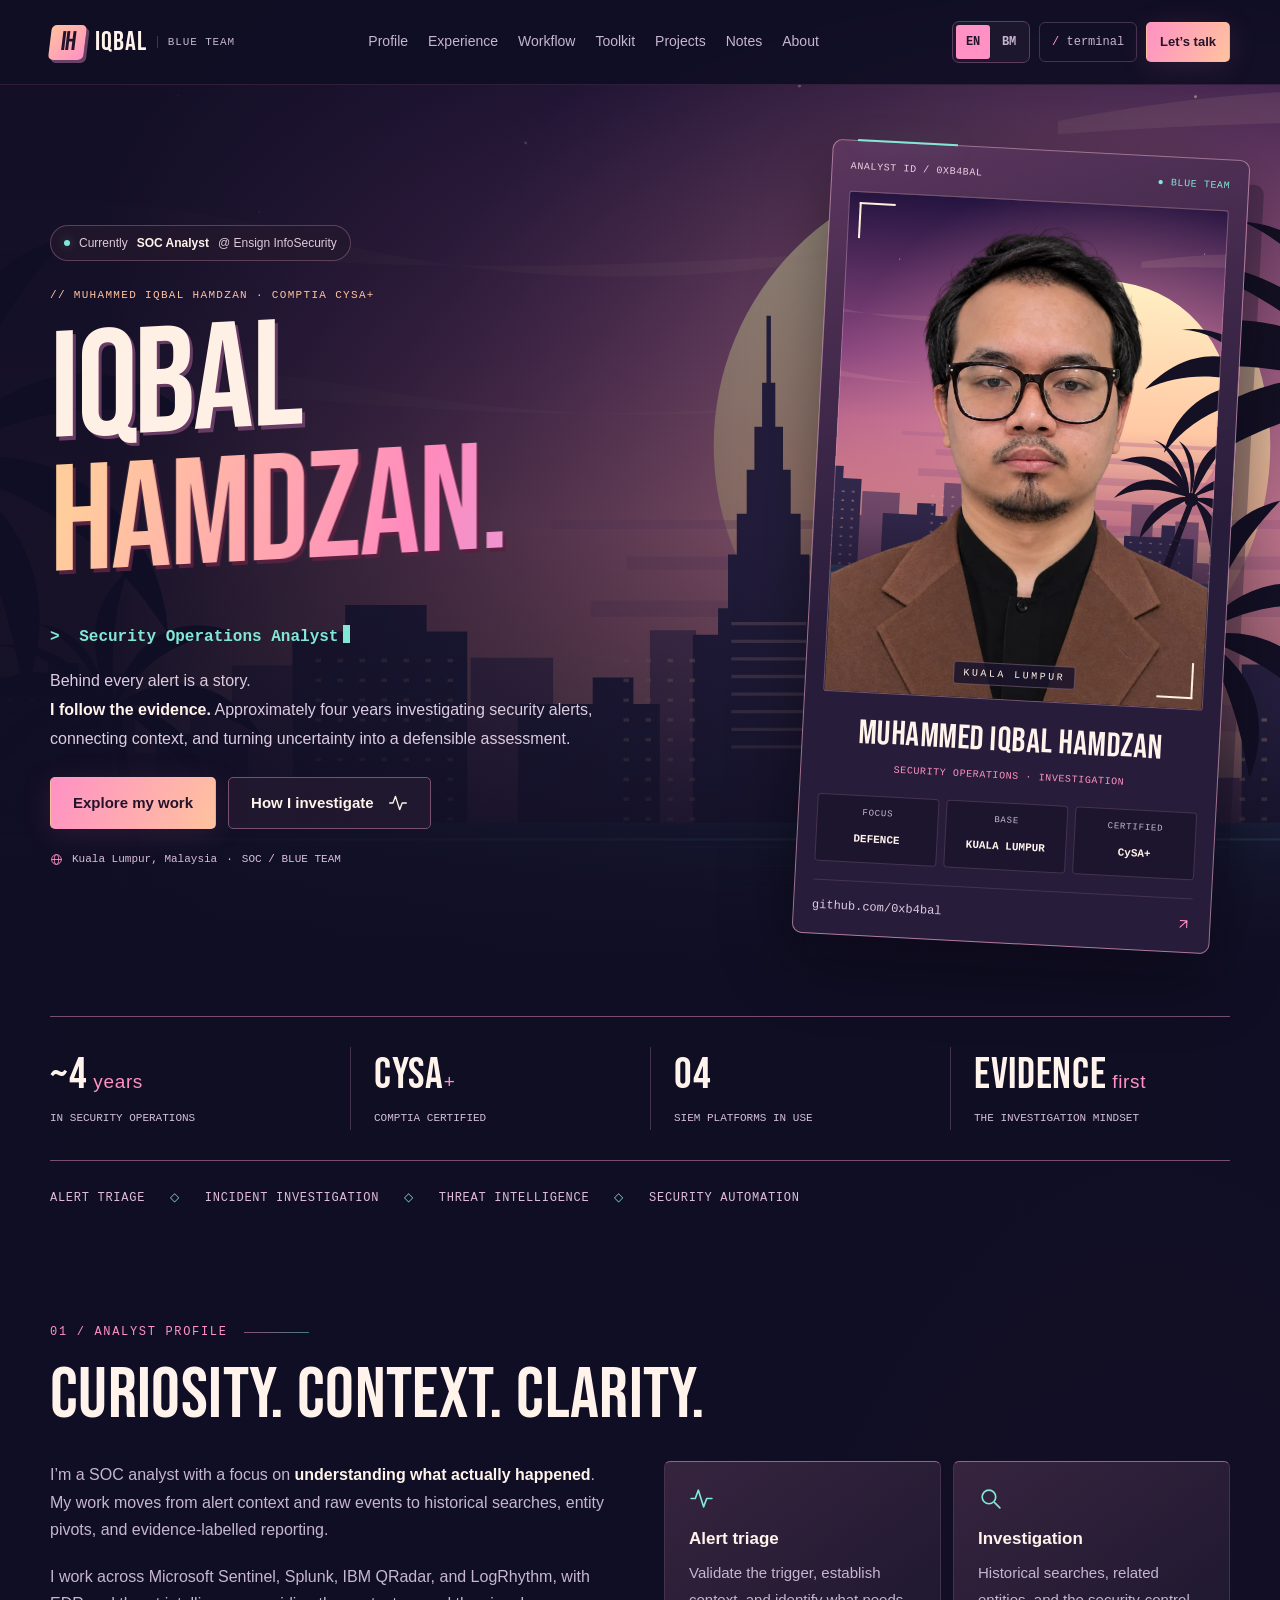
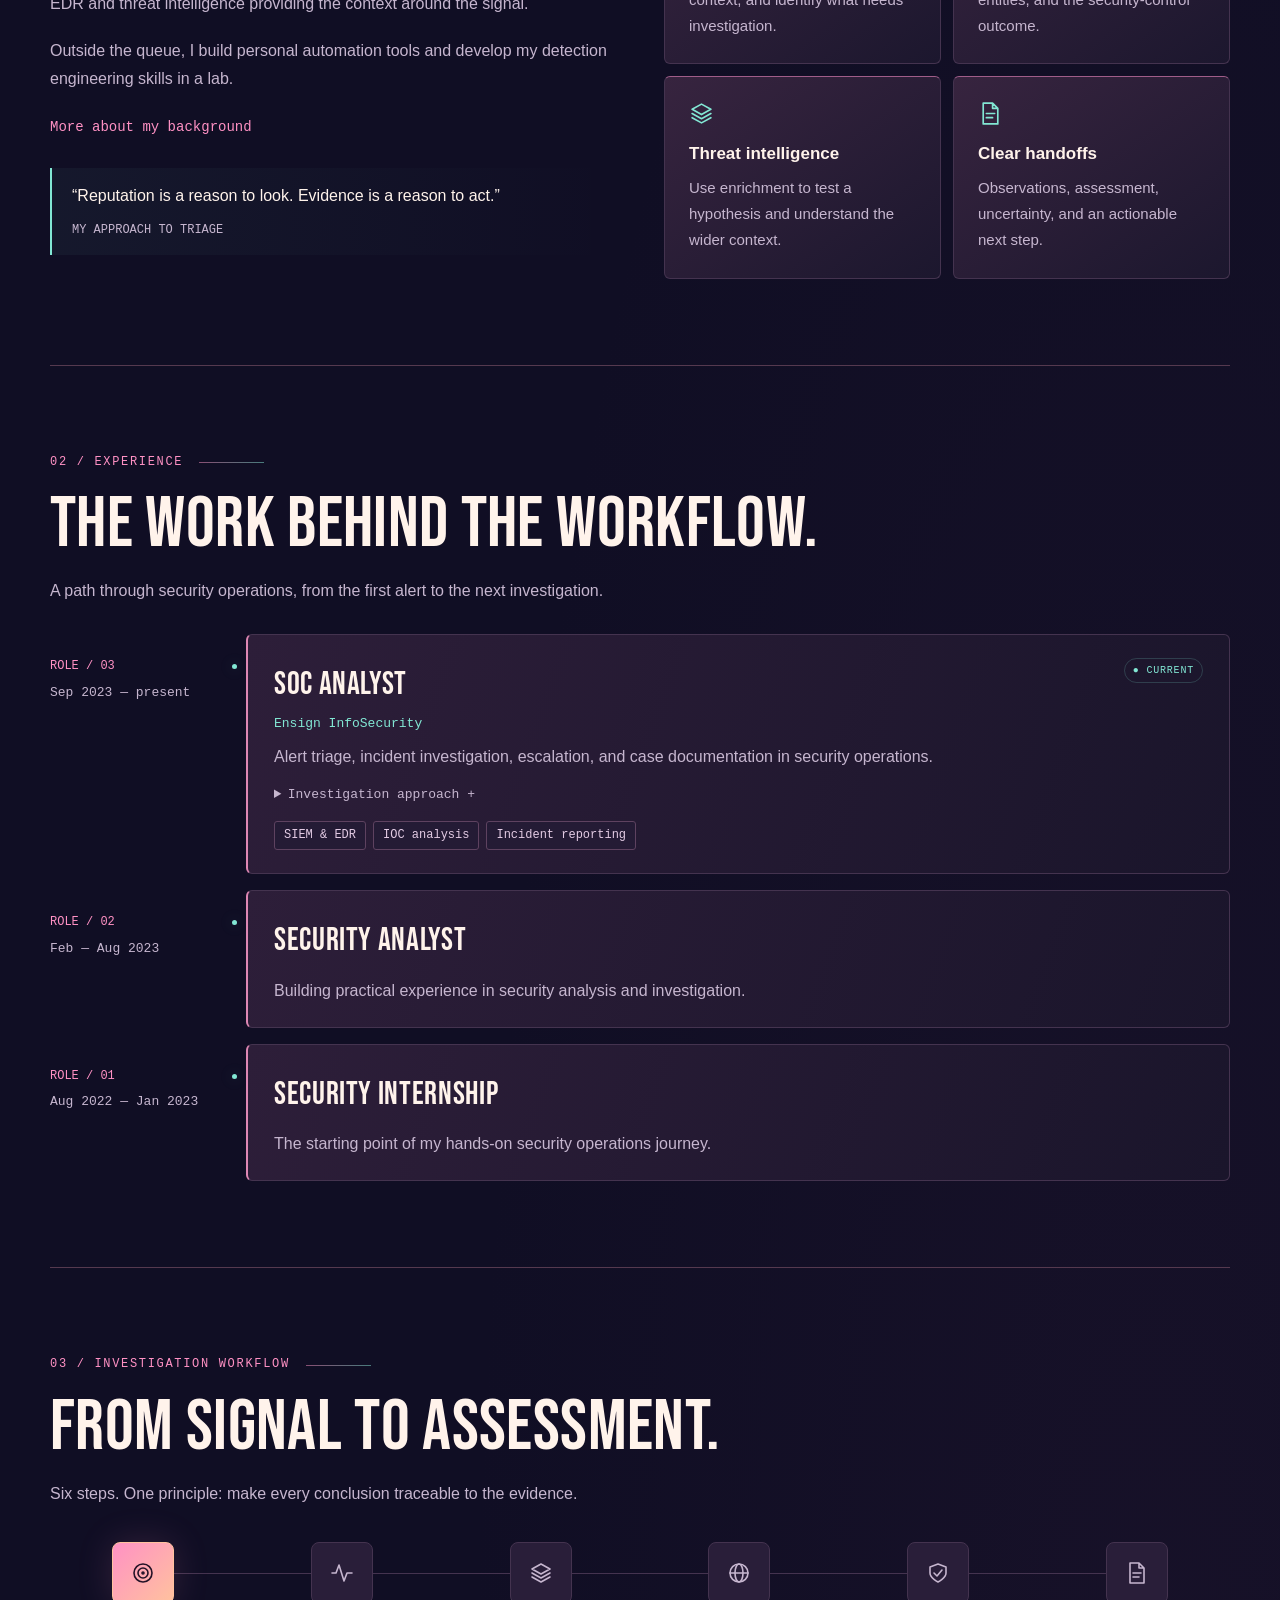
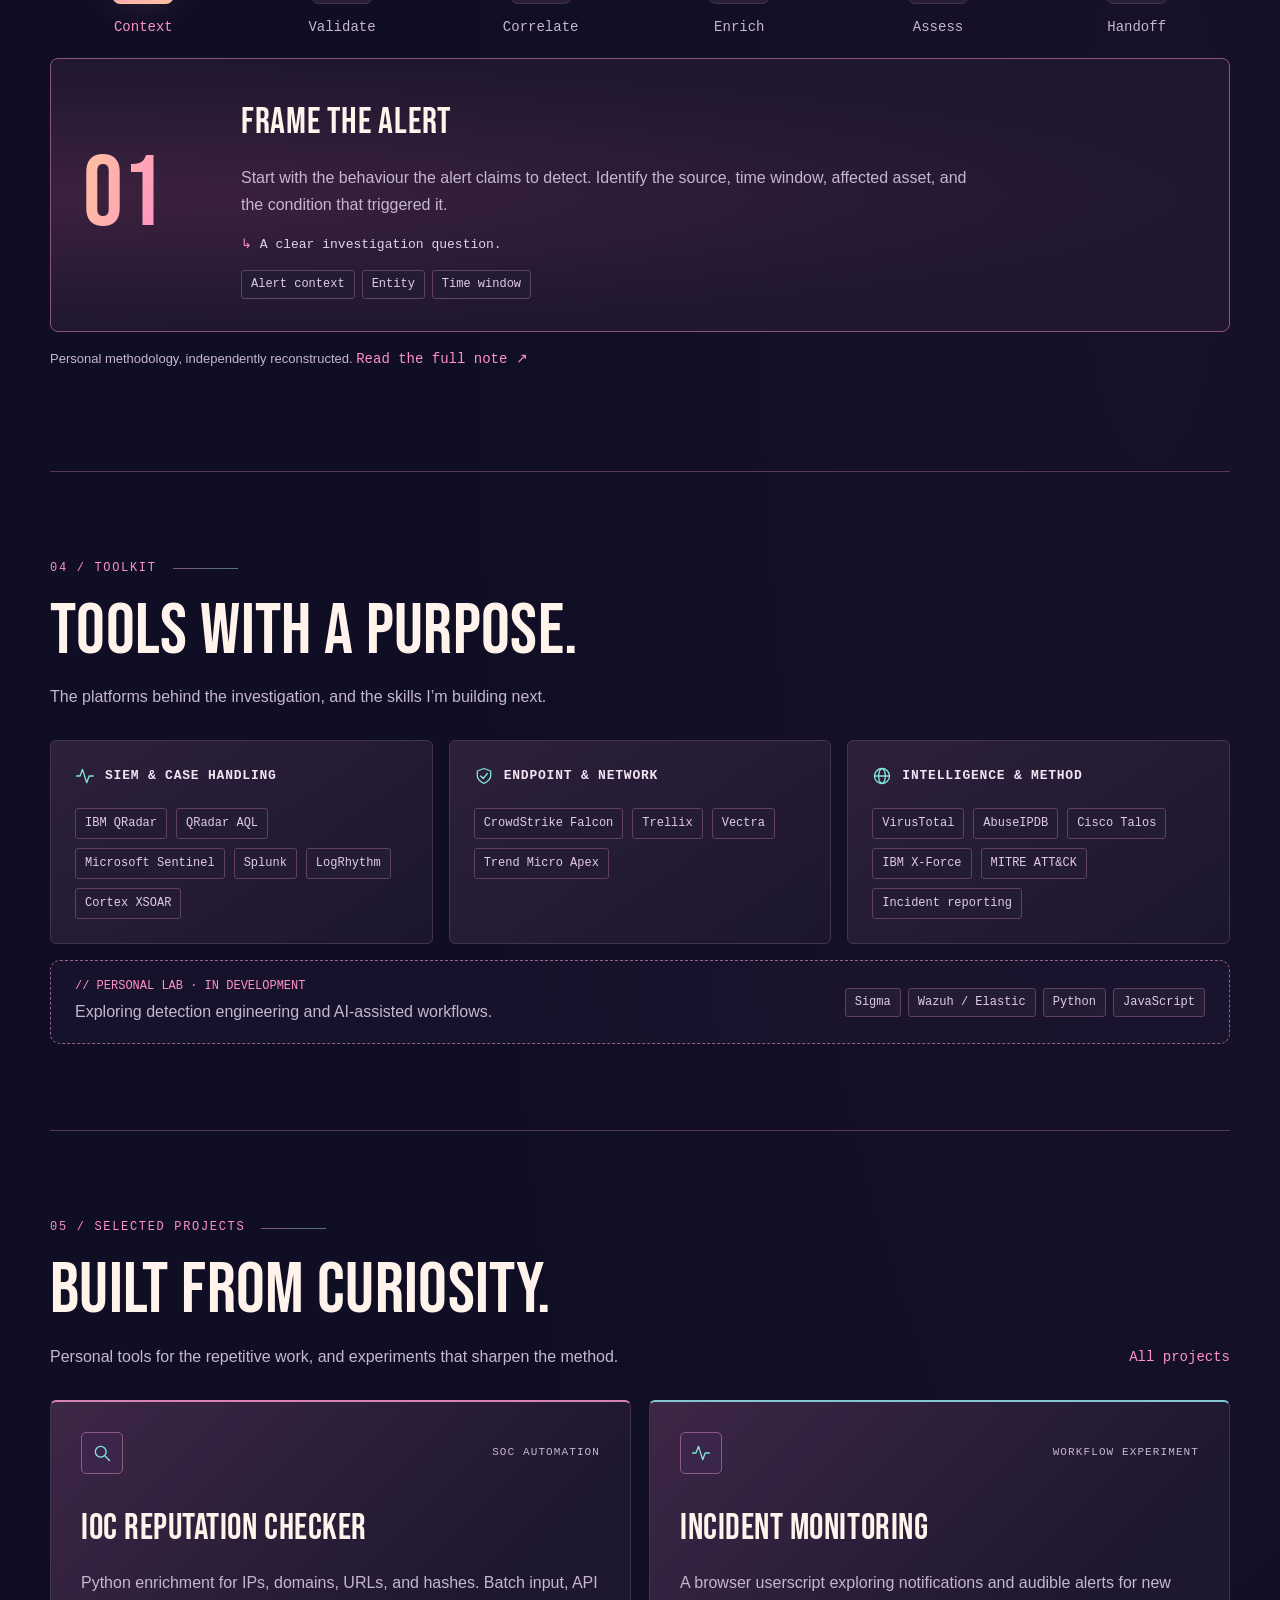
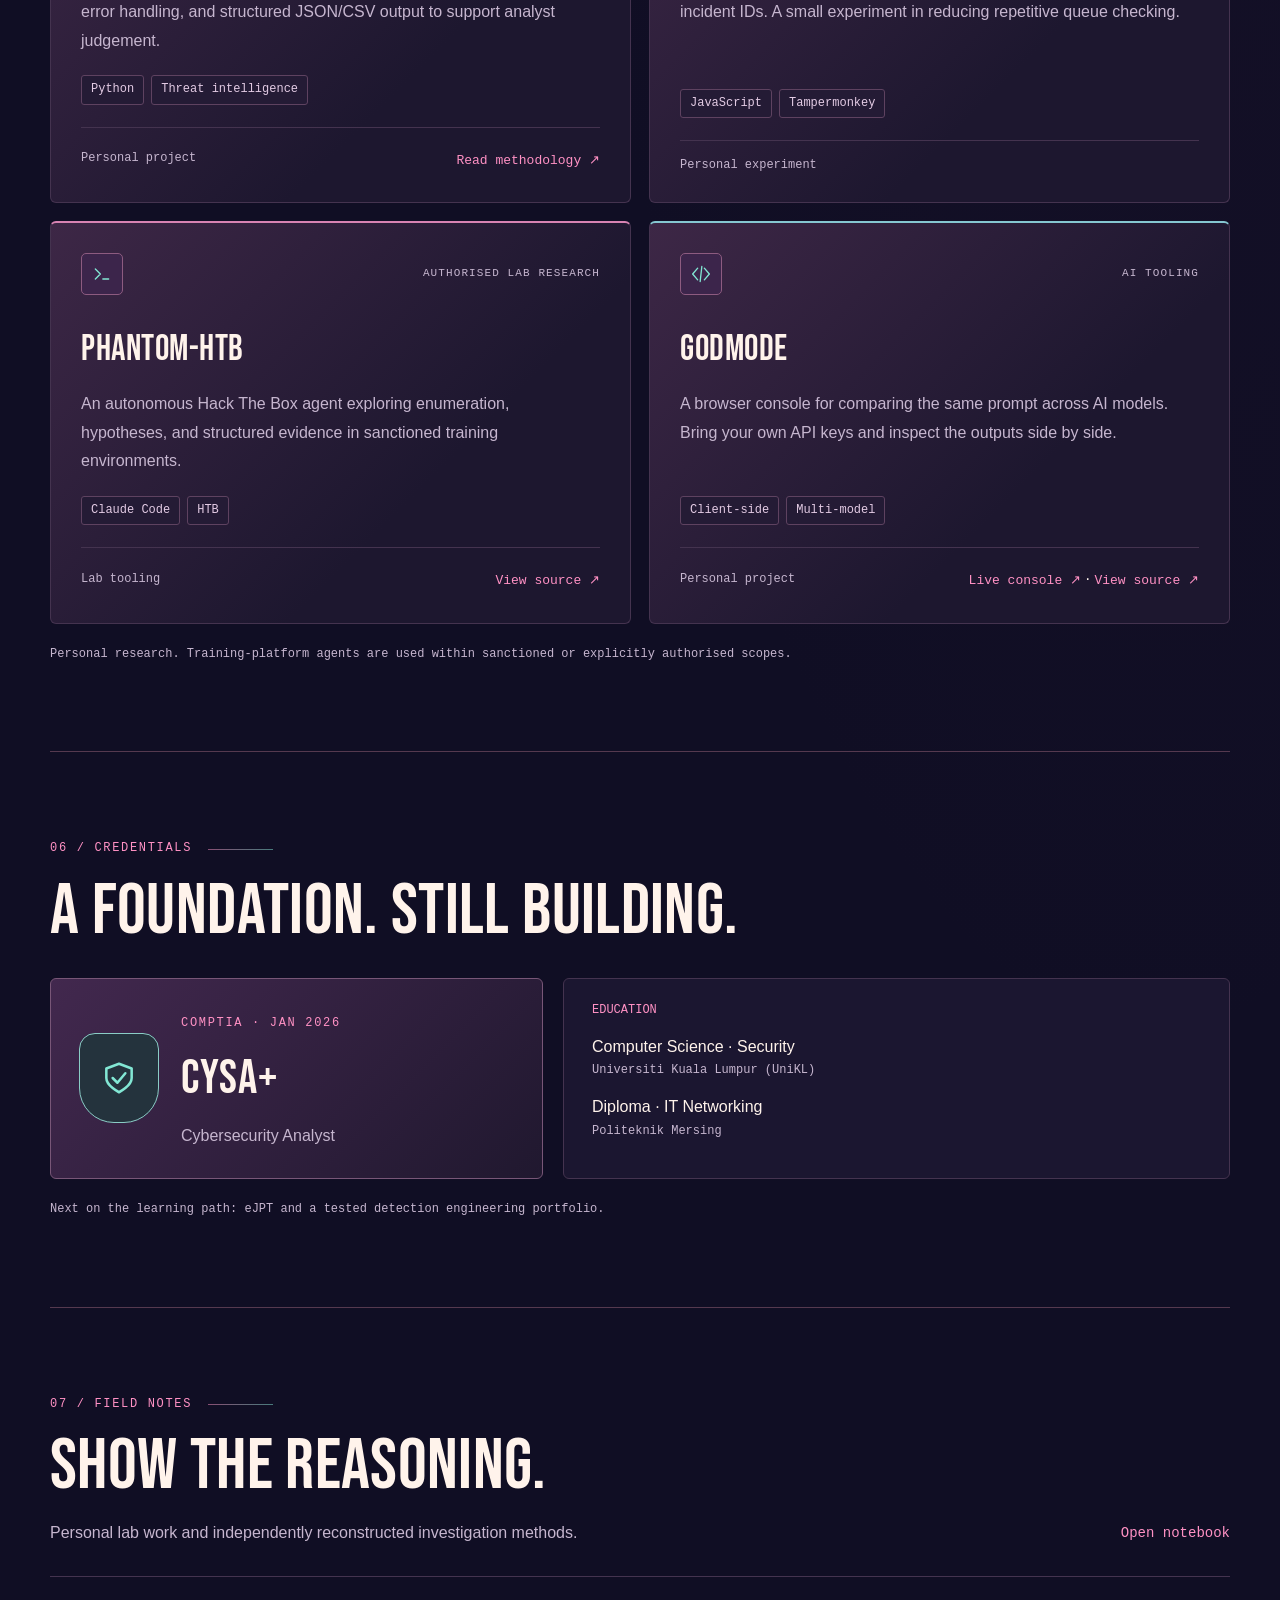
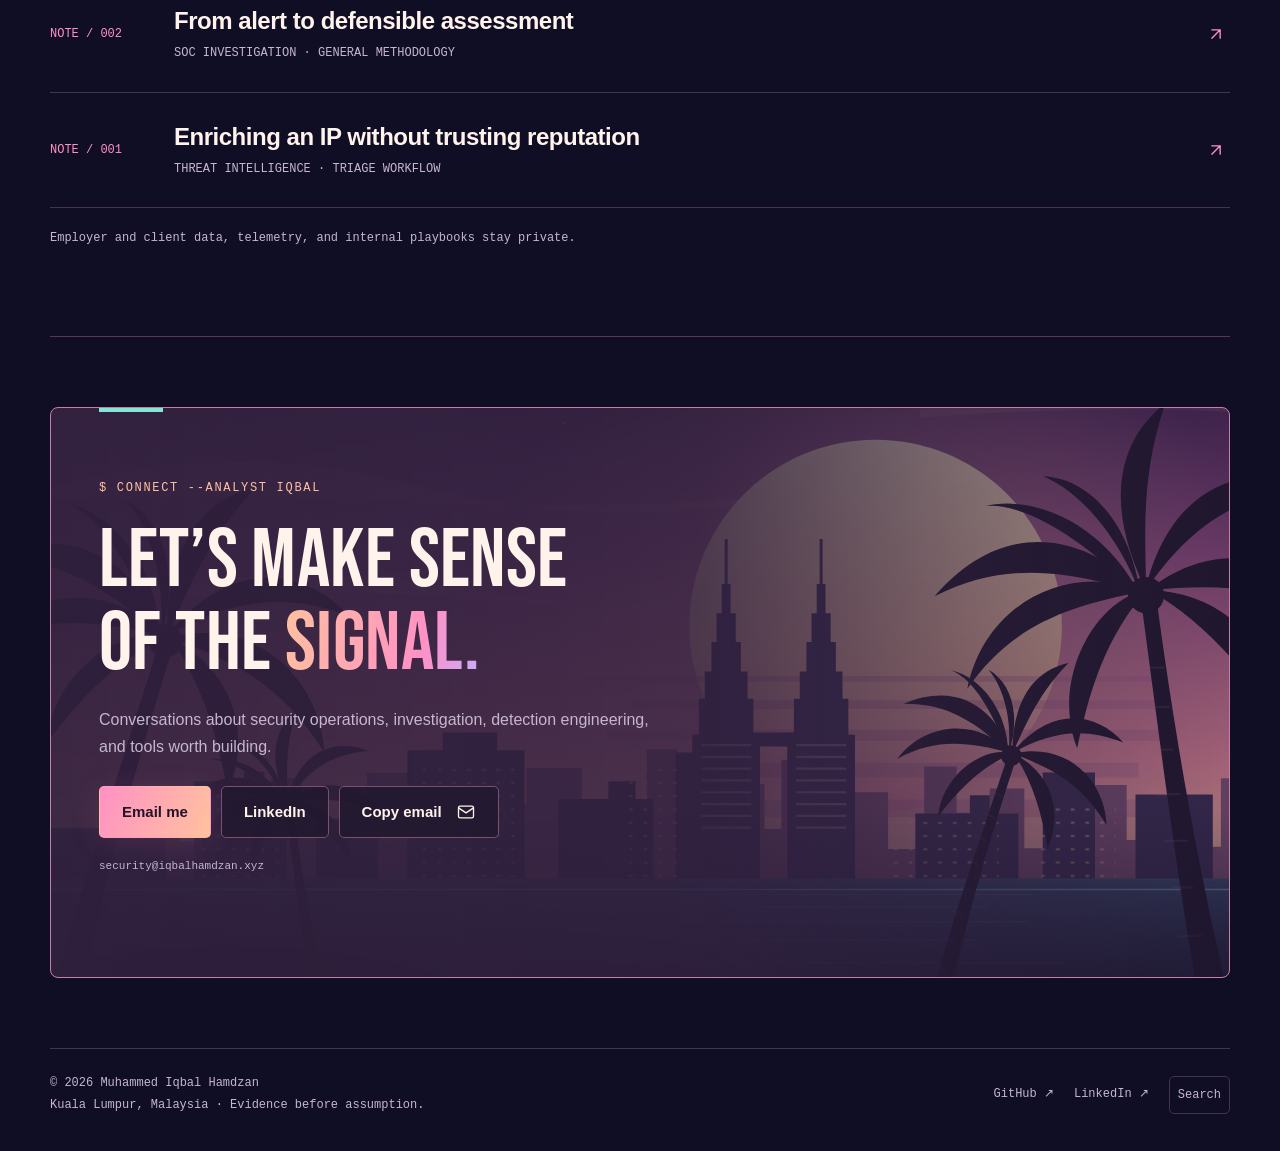
<file: index.html>
<!doctype html>
<html lang="en"><head>
<meta charset="utf-8">
<meta name="viewport" content="width=device-width, initial-scale=1">
<title>Iqbal Hamdzan — SOC Analyst & Security Investigator</title>
<meta name="description" content="SOC analyst in Kuala Lumpur. Evidence-led investigation, incident triage, threat intelligence, and personal security automation.">
<meta name="color-scheme" content="dark">
<meta name="theme-color" content="#100e24">
<link rel="canonical" href="https://iqbalhamdzan.xyz/">
<meta property="og:type" content="website">
<meta property="og:title" content="Iqbal Hamdzan — SOC Analyst & Security Investigator">
<meta property="og:description" content="SOC analyst in Kuala Lumpur. Evidence-led investigation, incident triage, threat intelligence, and personal security automation.">
<meta property="og:url" content="https://iqbalhamdzan.xyz/">
<link rel="icon" href="/assets/favicon.svg" type="image/svg+xml">
<link rel="preload" href="/assets/fonts/BebasNeue-Regular.ttf" as="font" type="font/ttf" crossorigin>
<link rel="stylesheet" href="/assets/style.css?v=2026112401">
<!-- Language alternatives -->
<link rel="alternate" hreflang="en" href="https://iqbalhamdzan.xyz/">
<link rel="alternate" hreflang="ms" href="https://iqbalhamdzan.xyz/ms/">
<link rel="alternate" hreflang="x-default" href="https://iqbalhamdzan.xyz/">
<meta property="og:locale" content="en_MY">
<meta property="og:locale:alternate" content="ms_MY">
<script src="/assets/language.js?v=2026112401"></script>
<script src="/assets/translations.js?v=2026112401" defer></script>
<script src="/assets/site.js?v=2026112401" defer></script>
</head>
<body class="home"><div class="ambient" aria-hidden="true"></div><a class="skip" href="#main">Skip to content</a>
<header class="site-header"><div class="container header-inner">
<a class="brand" href="/" aria-label="Iqbal SOC home"><span class="brand-monogram" aria-hidden="true">IH</span> IQBAL<small>BLUE TEAM</small></a>
<nav class="desktop-nav" aria-label="Main navigation"><a href="/#profile">Profile</a><a href="/#experience">Experience</a><a href="/#workflow">Workflow</a><a href="/#toolkit">Toolkit</a><a href="/projects.html">Projects</a><a href="/notes/">Notes</a><a href="/about.html">About</a></nav>
<details class="mobile-menu"><summary>☰ Menu</summary><nav aria-label="Mobile navigation"><a href="/#profile">Profile</a><a href="/#experience">Experience</a><a href="/#workflow">Workflow</a><a href="/#toolkit">Toolkit</a><a href="/projects.html">Projects</a><a href="/notes/">Notes</a><a href="/#credentials">Credentials</a><a href="/about.html">About</a><a href="/#contact">Contact</a><button type="button" class="terminal-trigger" data-open-terminal aria-haspopup="dialog" hidden>/ terminal</button></nav></details>
<div class="header-actions"><nav class="language-switch" aria-label="Language"><a href="/" data-language="en" lang="en" hreflang="en" aria-label="English" aria-current="page">EN</a><a href="/ms/" data-language="ms" lang="ms" hreflang="ms" aria-label="Bahasa Melayu">BM</a></nav><button class="terminal-trigger" data-open-terminal aria-haspopup="dialog" hidden><span>/</span> terminal</button><a class="button primary small" href="/#contact">Let’s talk</a></div>
</div></header><div class="container"><main id="main">
<section class="hero" aria-labelledby="hero-title"><div class="hero-copy">
<p class="status-line"><span class="status-dot"></span>Currently <strong>SOC Analyst</strong> @ Ensign InfoSecurity</p>
<p class="eyebrow">// MUHAMMED IQBAL HAMDZAN · COMPTIA CySA+</p>
<h1 id="hero-title"><span>IQBAL</span><span class="gradient-text">HAMDZAN.</span></h1>
<p class="role-line"><span>&gt;</span> Security Operations Analyst</p>
<p class="hero-description">Behind every alert is a story.<br><strong>I follow the evidence.</strong> Approximately four years investigating security alerts, connecting context, and turning uncertainty into a defensible assessment.</p>
<div class="hero-actions"><a class="button primary" href="#projects">Explore my work</a><a class="button" href="#workflow">How I investigate <svg class="icon" viewBox="0 0 24 24" fill="none" stroke="currentColor" stroke-width="1.6" stroke-linecap="round" stroke-linejoin="round" aria-hidden="true"><path d="M2 12h4l3-8 5 16 3-8h5"/></svg></a></div>
<p class="hero-footnote"><svg class="icon" viewBox="0 0 24 24" fill="none" stroke="currentColor" stroke-width="1.6" stroke-linecap="round" stroke-linejoin="round" aria-hidden="true"><circle cx="12" cy="12" r="9"/><ellipse cx="12" cy="12" rx="4" ry="9"/><path d="M3 12h18"/></svg> Kuala Lumpur, Malaysia <span>·</span> SOC / BLUE TEAM</p>
</div><aside class="identity-card" aria-label="Analyst identity card">
<div class="card-label"><span>ANALYST ID / 0XB4BAL</span><span>● BLUE TEAM</span></div>
<div class="identity-art portrait-art"><img class="identity-portrait" src="/assets/iqbal-portrait.webp" width="1092" height="1441" alt="Portrait of Muhammed Iqbal Hamdzan" fetchpriority="high" decoding="async"><span class="identity-scene-label" aria-hidden="true">KUALA LUMPUR</span></div>
<h2 class="identity-name">Muhammed Iqbal Hamdzan</h2><p class="identity-role">SECURITY OPERATIONS · INVESTIGATION</p>
<div class="identity-meta"><div><span>FOCUS</span><strong>DEFENCE</strong></div><div><span>BASE</span><strong>KUALA LUMPUR</strong></div><div><span>CERTIFIED</span><strong>CySA+</strong></div></div>
<a class="identity-link" href="https://github.com/0xb4bal"><span>github.com/0xb4bal</span><svg class="icon" viewBox="0 0 24 24" fill="none" stroke="currentColor" stroke-width="1.6" stroke-linecap="round" stroke-linejoin="round" aria-hidden="true"><path d="M7 17 17 7M7 7h10v10"/></svg></a></aside></section>
<div class="stats-strip" aria-label="Professional background"><div class="stat"><strong>~4<small> years</small></strong><span>IN SECURITY OPERATIONS</span></div><div class="stat"><strong>CySA<small>+</small></strong><span>COMPTIA CERTIFIED</span></div><div class="stat"><strong>04</strong><span>SIEM PLATFORMS IN USE</span></div><div class="stat"><strong>Evidence<small> first</small></strong><span>THE INVESTIGATION MINDSET</span></div></div>
<div class="domain-strip" aria-label="Areas of work"><span>Alert triage</span><span>Incident investigation</span><span>Threat intelligence</span><span>Security automation</span></div>
<section id="profile" class="section">
<div class="section-heading"><div><p class="section-kicker">01 / ANALYST PROFILE</p><h2>Curiosity. Context. Clarity.</h2></div></div>
<div class="profile-layout"><div class="profile-copy"><p>I’m a SOC analyst with a focus on <strong>understanding what actually happened</strong>. My work moves from alert context and raw events to historical searches, entity pivots, and evidence-labelled reporting.</p><p>I work across Microsoft Sentinel, Splunk, IBM QRadar, and LogRhythm, with EDR and threat intelligence providing the context around the signal.</p><p>Outside the queue, I build personal automation tools and develop my detection engineering skills in a lab.</p><a class="text-link" href="/about.html">More about my background</a><blockquote class="principle"><p>“Reputation is a reason to look. Evidence is a reason to act.”</p><cite>MY APPROACH TO TRIAGE</cite></blockquote></div>
<div class="expertise-grid"><article class="expertise"><svg class="icon" viewBox="0 0 24 24" fill="none" stroke="currentColor" stroke-width="1.6" stroke-linecap="round" stroke-linejoin="round" aria-hidden="true"><path d="M2 12h4l3-8 5 16 3-8h5"/></svg><h3>Alert triage</h3><p>Validate the trigger, establish context, and identify what needs investigation.</p></article><article class="expertise"><svg class="icon" viewBox="0 0 24 24" fill="none" stroke="currentColor" stroke-width="1.6" stroke-linecap="round" stroke-linejoin="round" aria-hidden="true"><circle cx="10.5" cy="10.5" r="6.5"/><path d="m16 16 5 5"/></svg><h3>Investigation</h3><p>Historical searches, related entities, and the security-control outcome.</p></article><article class="expertise"><svg class="icon" viewBox="0 0 24 24" fill="none" stroke="currentColor" stroke-width="1.6" stroke-linecap="round" stroke-linejoin="round" aria-hidden="true"><path d="m12 3 9 5-9 5-9-5zM3 12l9 5 9-5M3 16l9 5 9-5"/></svg><h3>Threat intelligence</h3><p>Use enrichment to test a hypothesis and understand the wider context.</p></article><article class="expertise"><svg class="icon" viewBox="0 0 24 24" fill="none" stroke="currentColor" stroke-width="1.6" stroke-linecap="round" stroke-linejoin="round" aria-hidden="true"><path d="M14 2H5v20h14V7zM14 2v5h5M8 12h8M8 16h6"/></svg><h3>Clear handoffs</h3><p>Observations, assessment, uncertainty, and an actionable next step.</p></article></div></div></section>
<section id="experience" class="section"><div class="section-heading"><div><p class="section-kicker">02 / EXPERIENCE</p><h2>The work behind the workflow.</h2><p class="section-intro">A path through security operations, from the first alert to the next investigation.</p></div></div>
<div class="timeline">
<article class="timeline-item"><div class="timeline-date"><span>ROLE / 03</span>Sep 2023 — present</div><div class="timeline-card"><span class="now-tag">● CURRENT</span><h3>SOC Analyst</h3><p class="company">Ensign InfoSecurity</p><p>Alert triage, incident investigation, escalation, and case documentation in security operations.</p><details><summary>Investigation approach +</summary><p>Establish alert context, inspect parsed fields and raw events, search historical activity, pivot on related entities, and validate control outcomes before documenting an assessment.</p></details><div class="tag-row"><span class="tag">SIEM &amp; EDR</span><span class="tag">IOC analysis</span><span class="tag">Incident reporting</span></div></div></article>
<article class="timeline-item"><div class="timeline-date"><span>ROLE / 02</span>Feb — Aug 2023</div><div class="timeline-card"><h3>Security Analyst</h3><p>Building practical experience in security analysis and investigation.</p></div></article>
<article class="timeline-item"><div class="timeline-date"><span>ROLE / 01</span>Aug 2022 — Jan 2023</div><div class="timeline-card"><h3>Security internship</h3><p>The starting point of my hands-on security operations journey.</p></div></article>
</div></section>
<section id="workflow" class="section"><div class="section-heading"><div><p class="section-kicker">03 / INVESTIGATION WORKFLOW</p><h2>From signal to assessment.</h2><p class="section-intro">Six steps. One principle: make every conclusion traceable to the evidence.</p></div></div>
<div class="workflow-enhanced" hidden><div class="workflow-tabs" role="tablist" aria-label="Investigation stages"><button type="button" class="workflow-tab" id="stage-0" role="tab" aria-controls="workflow-panel" aria-selected="true" tabindex="0" data-stage="0"><svg class="icon" viewBox="0 0 24 24" fill="none" stroke="currentColor" stroke-width="1.6" stroke-linecap="round" stroke-linejoin="round" aria-hidden="true"><circle cx="12" cy="12" r="9"/><circle cx="12" cy="12" r="5"/><circle cx="12" cy="12" r="1"/></svg>Context</button><button type="button" class="workflow-tab" id="stage-1" role="tab" aria-controls="workflow-panel" aria-selected="false" tabindex="-1" data-stage="1"><svg class="icon" viewBox="0 0 24 24" fill="none" stroke="currentColor" stroke-width="1.6" stroke-linecap="round" stroke-linejoin="round" aria-hidden="true"><path d="M2 12h4l3-8 5 16 3-8h5"/></svg>Validate</button><button type="button" class="workflow-tab" id="stage-2" role="tab" aria-controls="workflow-panel" aria-selected="false" tabindex="-1" data-stage="2"><svg class="icon" viewBox="0 0 24 24" fill="none" stroke="currentColor" stroke-width="1.6" stroke-linecap="round" stroke-linejoin="round" aria-hidden="true"><path d="m12 3 9 5-9 5-9-5zM3 12l9 5 9-5M3 16l9 5 9-5"/></svg>Correlate</button><button type="button" class="workflow-tab" id="stage-3" role="tab" aria-controls="workflow-panel" aria-selected="false" tabindex="-1" data-stage="3"><svg class="icon" viewBox="0 0 24 24" fill="none" stroke="currentColor" stroke-width="1.6" stroke-linecap="round" stroke-linejoin="round" aria-hidden="true"><circle cx="12" cy="12" r="9"/><ellipse cx="12" cy="12" rx="4" ry="9"/><path d="M3 12h18"/></svg>Enrich</button><button type="button" class="workflow-tab" id="stage-4" role="tab" aria-controls="workflow-panel" aria-selected="false" tabindex="-1" data-stage="4"><svg class="icon" viewBox="0 0 24 24" fill="none" stroke="currentColor" stroke-width="1.6" stroke-linecap="round" stroke-linejoin="round" aria-hidden="true"><path d="m12 3 8 3v6c0 5-8 9-8 9s-8-4-8-9V6z"/><path d="m8 12 3 3 5-6"/></svg>Assess</button><button type="button" class="workflow-tab" id="stage-5" role="tab" aria-controls="workflow-panel" aria-selected="false" tabindex="-1" data-stage="5"><svg class="icon" viewBox="0 0 24 24" fill="none" stroke="currentColor" stroke-width="1.6" stroke-linecap="round" stroke-linejoin="round" aria-hidden="true"><path d="M14 2H5v20h14V7zM14 2v5h5M8 12h8M8 16h6"/></svg>Handoff</button></div>
<div class="workflow-panel" id="workflow-panel" role="tabpanel" aria-labelledby="stage-0" tabindex="0"><div class="workflow-number gradient-text">01</div><div><h3>Frame the alert</h3><p class="workflow-description">Start with the behaviour the alert claims to detect. Identify the source, time window, affected asset, and the condition that triggered it.</p><p class="outcome">A clear investigation question.</p><div class="tag-row workflow-tags"><span class="tag">Alert context</span><span class="tag">Entity</span><span class="tag">Time window</span></div></div></div></div>
<ol class="nojs-workflow"><li><strong>Frame the alert.</strong> Start with the behaviour the alert claims to detect. Identify the source, time window, affected asset, and the condition that triggered it.</li><li><strong>Validate the telemetry.</strong> Compare parsed fields with the raw event. Check timestamps, field meaning, and gaps before treating a log entry as evidence.</li><li><strong>Connect the evidence.</strong> Search historical activity and pivot across IPs, accounts, hosts, and related events. Establish whether the behaviour is isolated, repeated, or part of a wider pattern.</li><li><strong>Enrich with context.</strong> Use threat intelligence to support a hypothesis. Consider shared infrastructure, source recency, and disagreement between providers before drawing a conclusion.</li><li><strong>Assess the outcome.</strong> Distinguish an attempted action from a successful one. Interpret security-control responses in context, state confidence, and make remaining uncertainty explicit.</li><li><strong>Document and hand off.</strong> Write down observations, assessment, uncertainty, potential impact, and the recommended next action. Give the next analyst enough context to continue.</li></ol>
<p class="workflow-foot">Personal methodology, independently reconstructed. <a class="text-link" href="/notes/alert-to-disposition.html">Read the full note ↗</a></p></section>
<section id="toolkit" class="section"><div class="section-heading"><div><p class="section-kicker">04 / TOOLKIT</p><h2>Tools with a purpose.</h2><p class="section-intro">The platforms behind the investigation, and the skills I’m building next.</p></div></div>
<div class="toolkit-grid"><article class="tool-card"><div class="tool-label"><svg class="icon" viewBox="0 0 24 24" fill="none" stroke="currentColor" stroke-width="1.6" stroke-linecap="round" stroke-linejoin="round" aria-hidden="true"><path d="M2 12h4l3-8 5 16 3-8h5"/></svg><h3>SIEM &amp; CASE HANDLING</h3></div><div class="tag-row"><span class="tag">IBM QRadar</span><span class="tag">QRadar AQL</span><span class="tag">Microsoft Sentinel</span><span class="tag">Splunk</span><span class="tag">LogRhythm</span><span class="tag">Cortex XSOAR</span></div></article><article class="tool-card"><div class="tool-label"><svg class="icon" viewBox="0 0 24 24" fill="none" stroke="currentColor" stroke-width="1.6" stroke-linecap="round" stroke-linejoin="round" aria-hidden="true"><path d="m12 3 8 3v6c0 5-8 9-8 9s-8-4-8-9V6z"/><path d="m8 12 3 3 5-6"/></svg><h3>ENDPOINT &amp; NETWORK</h3></div><div class="tag-row"><span class="tag">CrowdStrike Falcon</span><span class="tag">Trellix</span><span class="tag">Vectra</span><span class="tag">Trend Micro Apex</span></div></article><article class="tool-card"><div class="tool-label"><svg class="icon" viewBox="0 0 24 24" fill="none" stroke="currentColor" stroke-width="1.6" stroke-linecap="round" stroke-linejoin="round" aria-hidden="true"><circle cx="12" cy="12" r="9"/><ellipse cx="12" cy="12" rx="4" ry="9"/><path d="M3 12h18"/></svg><h3>INTELLIGENCE &amp; METHOD</h3></div><div class="tag-row"><span class="tag">VirusTotal</span><span class="tag">AbuseIPDB</span><span class="tag">Cisco Talos</span><span class="tag">IBM X-Force</span><span class="tag">MITRE ATT&amp;CK</span><span class="tag">Incident reporting</span></div></article></div>
<div class="learning-row"><p><strong>// PERSONAL LAB · IN DEVELOPMENT</strong>Exploring detection engineering and AI-assisted workflows.</p><div class="tag-row"><span class="tag">Sigma</span><span class="tag">Wazuh / Elastic</span><span class="tag">Python</span><span class="tag">JavaScript</span></div></div></section>
<section id="projects" class="section"><div class="section-heading"><div><p class="section-kicker">05 / SELECTED PROJECTS</p><h2>Built from curiosity.</h2><p class="section-intro">Personal tools for the repetitive work, and experiments that sharpen the method.</p></div><a class="text-link" href="/projects.html">All projects</a></div>
<div class="project-grid"><article class="project-card" data-category="soc">
<div class="project-top"><span class="project-icon"><svg class="icon" viewBox="0 0 24 24" fill="none" stroke="currentColor" stroke-width="1.6" stroke-linecap="round" stroke-linejoin="round" aria-hidden="true"><circle cx="10.5" cy="10.5" r="6.5"/><path d="m16 16 5 5"/></svg></span><span class="project-category">SOC AUTOMATION</span></div>
<h3>IOC reputation checker</h3><p>Python enrichment for IPs, domains, URLs, and hashes. Batch input, API error handling, and structured JSON/CSV output to support analyst judgement.</p><div class="tag-row"><span class="tag">Python</span><span class="tag">Threat intelligence</span></div>
<div class="project-bottom"><span>Personal project</span><div><a href="/notes/ioc-enrichment-workflow.html">Read methodology ↗</a></div></div></article><article class="project-card" data-category="soc">
<div class="project-top"><span class="project-icon"><svg class="icon" viewBox="0 0 24 24" fill="none" stroke="currentColor" stroke-width="1.6" stroke-linecap="round" stroke-linejoin="round" aria-hidden="true"><path d="M2 12h4l3-8 5 16 3-8h5"/></svg></span><span class="project-category">WORKFLOW EXPERIMENT</span></div>
<h3>Incident monitoring</h3><p>A browser userscript exploring notifications and audible alerts for new incident IDs. A small experiment in reducing repetitive queue checking.</p><div class="tag-row"><span class="tag">JavaScript</span><span class="tag">Tampermonkey</span></div>
<div class="project-bottom"><span>Personal experiment</span></div></article><article class="project-card" data-category="lab">
<div class="project-top"><span class="project-icon"><svg class="icon" viewBox="0 0 24 24" fill="none" stroke="currentColor" stroke-width="1.6" stroke-linecap="round" stroke-linejoin="round" aria-hidden="true"><path d="m4 6 6 6-6 6M13 18h7"/></svg></span><span class="project-category">AUTHORISED LAB RESEARCH</span></div>
<h3>phantom-htb</h3><p>An autonomous Hack The Box agent exploring enumeration, hypotheses, and structured evidence in sanctioned training environments.</p><div class="tag-row"><span class="tag">Claude Code</span><span class="tag">HTB</span></div>
<div class="project-bottom"><span>Lab tooling</span><div><a href="https://github.com/0xb4bal/phantom-htb">View source ↗</a></div></div></article><article class="project-card" data-category="lab">
<div class="project-top"><span class="project-icon"><svg class="icon" viewBox="0 0 24 24" fill="none" stroke="currentColor" stroke-width="1.6" stroke-linecap="round" stroke-linejoin="round" aria-hidden="true"><path d="m8 5-6 7 6 7m8-14 6 7-6 7m-3-16-2 18"/></svg></span><span class="project-category">AI TOOLING</span></div>
<h3>godmode</h3><p>A browser console for comparing the same prompt across AI models. Bring your own API keys and inspect the outputs side by side.</p><div class="tag-row"><span class="tag">Client-side</span><span class="tag">Multi-model</span></div>
<div class="project-bottom"><span>Personal project</span><div><a href="https://0xb4bal.github.io/godmode">Live console ↗</a> · <a href="https://github.com/0xb4bal/godmode">View source ↗</a></div></div></article></div><p class="publication-note">Personal research. Training-platform agents are used within sanctioned or explicitly authorised scopes.</p></section>
<section id="credentials" class="section"><div class="section-heading"><div><p class="section-kicker">06 / CREDENTIALS</p><h2>A foundation. Still building.</h2></div></div>
<div class="credentials-grid"><article class="cert-card"><div class="cert-symbol"><svg class="icon" viewBox="0 0 24 24" fill="none" stroke="currentColor" stroke-width="1.6" stroke-linecap="round" stroke-linejoin="round" aria-hidden="true"><path d="m12 3 8 3v6c0 5-8 9-8 9s-8-4-8-9V6z"/><path d="m8 12 3 3 5-6"/></svg></div><div><span class="eyebrow">COMPTIA · JAN 2026</span><h3>CySA+</h3><p>Cybersecurity Analyst</p></div></article><article class="education"><h3>EDUCATION</h3><p>Computer Science · Security<span>Universiti Kuala Lumpur (UniKL)</span></p><p>Diploma · IT Networking<span>Politeknik Mersing</span></p></article></div><p class="publication-note">Next on the learning path: eJPT and a tested detection engineering portfolio.</p></section>
<section id="notes" class="section"><div class="section-heading"><div><p class="section-kicker">07 / FIELD NOTES</p><h2>Show the reasoning.</h2><p class="section-intro">Personal lab work and independently reconstructed investigation methods.</p></div><a class="text-link" href="/notes/">Open notebook</a></div>
<div class="note-list"><a class="note-row" href="/notes/alert-to-disposition.html"><span class="note-index">NOTE / 002</span><div><h3>From alert to defensible assessment</h3><p>SOC INVESTIGATION · GENERAL METHODOLOGY</p></div><svg class="icon" viewBox="0 0 24 24" fill="none" stroke="currentColor" stroke-width="1.6" stroke-linecap="round" stroke-linejoin="round" aria-hidden="true"><path d="M7 17 17 7M7 7h10v10"/></svg></a><a class="note-row" href="/notes/ioc-enrichment-workflow.html"><span class="note-index">NOTE / 001</span><div><h3>Enriching an IP without trusting reputation</h3><p>THREAT INTELLIGENCE · TRIAGE WORKFLOW</p></div><svg class="icon" viewBox="0 0 24 24" fill="none" stroke="currentColor" stroke-width="1.6" stroke-linecap="round" stroke-linejoin="round" aria-hidden="true"><path d="M7 17 17 7M7 7h10v10"/></svg></a></div><p class="publication-note">Employer and client data, telemetry, and internal playbooks stay private.</p></section>
<section id="contact" class="contact" aria-labelledby="contact-title"><p class="eyebrow">$ connect --analyst iqbal</p><h2 id="contact-title">Let’s make sense<br>of the <span class="gradient-text">signal.</span></h2><p>Conversations about security operations, investigation, detection engineering, and tools worth building.</p><div class="contact-actions"><a class="button primary" href="mailto:security@iqbalhamdzan.xyz">Email me</a><a class="button" href="https://www.linkedin.com/in/iqbalhamdzan">LinkedIn</a><button class="button copy-email" hidden>Copy email <svg class="icon" viewBox="0 0 24 24" fill="none" stroke="currentColor" stroke-width="1.6" stroke-linecap="round" stroke-linejoin="round" aria-hidden="true"><rect x="3" y="5" width="18" height="14" rx="2"/><path d="m3 7 9 6 9-6"/></svg></button></div><a class="contact-email" href="mailto:security@iqbalhamdzan.xyz">security@iqbalhamdzan.xyz</a><div class="copy-status" role="status" aria-live="polite"></div></section>
</main><footer class="site-footer"><div>© <span data-year>2026</span> Muhammed Iqbal Hamdzan<br>Kuala Lumpur, Malaysia · Evidence before assumption.</div><div class="footer-links"><a href="https://github.com/0xb4bal">GitHub ↗</a><a href="https://www.linkedin.com/in/iqbalhamdzan">LinkedIn ↗</a><button class="footer-button command-trigger" aria-haspopup="dialog" hidden>Search</button></div></footer></div><dialog class="terminal" id="terminal" aria-labelledby="terminal-title">
<div class="dialog-bar"><span id="terminal-title"><span class="window-dots" aria-hidden="true"><i></i><i></i><i></i></span>visitor@iqbal-soc: ~</span><button class="dialog-close" data-close aria-label="Close terminal">ESC ×</button></div>
<div class="terminal-output" role="log" aria-label="Terminal output" aria-live="polite" tabindex="0"><p class="terminal-command">Welcome to the analyst’s console.</p><p class="terminal-response">Explore the portfolio with a command. Type help to begin.</p></div>
<form class="terminal-form"><label for="terminal-input">visitor:~$</label><input id="terminal-input" name="command" aria-label="Terminal command" placeholder="help" autocomplete="off" autocapitalize="off" spellcheck="false" maxlength="120"><button type="submit">Run ↵</button></form>
<div class="terminal-suggestions" aria-label="Suggested commands"><button type="button" data-command="whoami">whoami</button><button type="button" data-command="skills">skills</button><button type="button" data-command="workflow">workflow</button><button type="button" data-command="help">help</button></div><div class="terminal-caption">Portfolio navigation only · / to open · ↑ ↓ command history · Esc to close</div></dialog>
<dialog id="command-palette" class="palette" aria-label="Find a page"><div class="palette-top"><svg class="icon" viewBox="0 0 24 24" fill="none" stroke="currentColor" stroke-width="1.6" stroke-linecap="round" stroke-linejoin="round" aria-hidden="true"><circle cx="10.5" cy="10.5" r="6.5"/><path d="m16 16 5 5"/></svg><input type="search" aria-label="Search pages" placeholder="Find a page or section…" autocomplete="off"><button class="dialog-close" data-close aria-label="Close search">ESC</button></div><div class="palette-results">
<a href="/">Home<small>Overview</small></a>
<a href="/#profile">Analyst profile<small>About</small></a>
<a href="/#experience">Experience<small>Career</small></a>
<a href="/#workflow">Investigation workflow<small>Six steps</small></a>
<a href="/#toolkit">Toolkit<small>Skills</small></a>
<a href="/#credentials">Credentials<small>Education</small></a>
<a href="/projects.html">Projects<small>SOC, lab & AI</small></a>
<a href="/notes/">Detection notes<small>Notebook</small></a>
<a href="/notes/ioc-enrichment-workflow.html">Enriching an IP without trusting reputation<small>Read</small></a>
<a href="/notes/alert-to-disposition.html">From alert to defensible assessment<small>Read</small></a>
<a href="/about.html">About & contact<small>Background</small></a>
<p class="palette-empty" hidden>No matching pages. Try “workflow” or “notes”.</p></div><div class="terminal-caption">↑ ↓ to navigate · Enter to open · Esc to close</div></dialog></body></html>
</file>
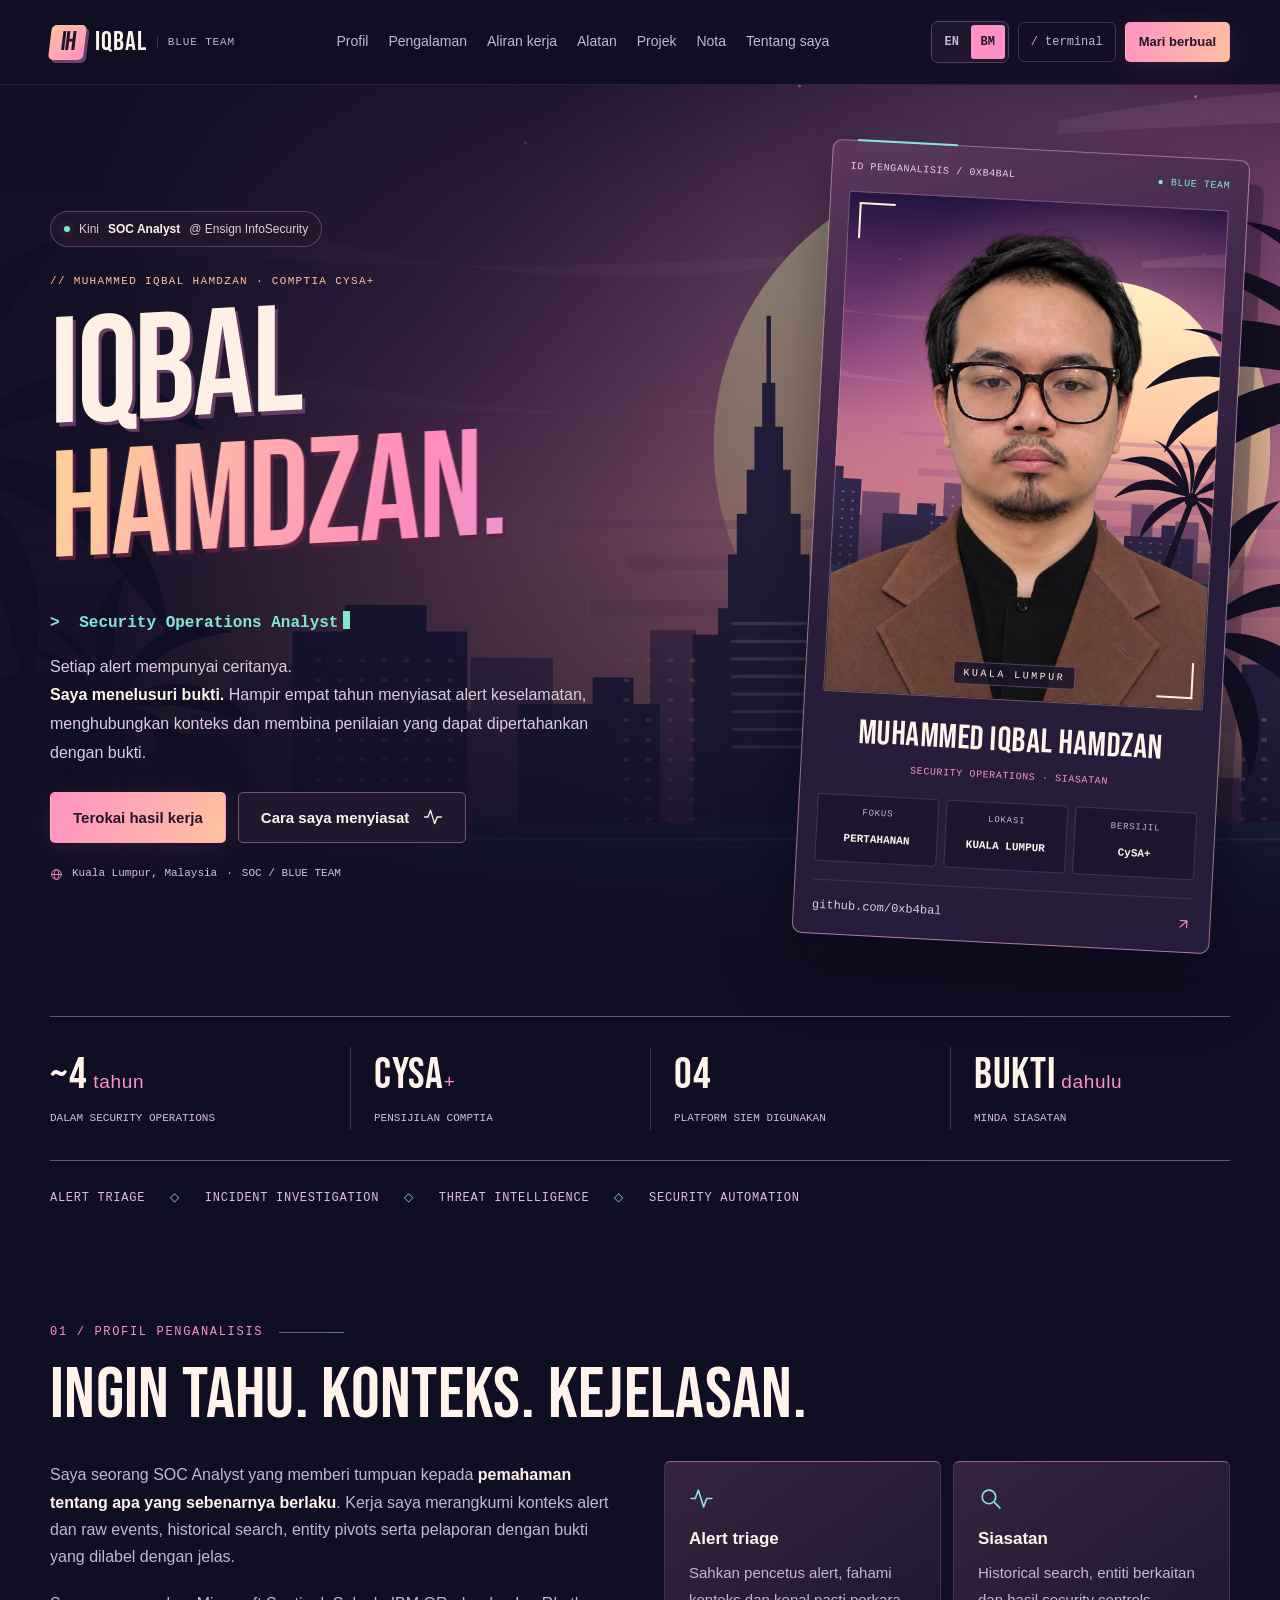
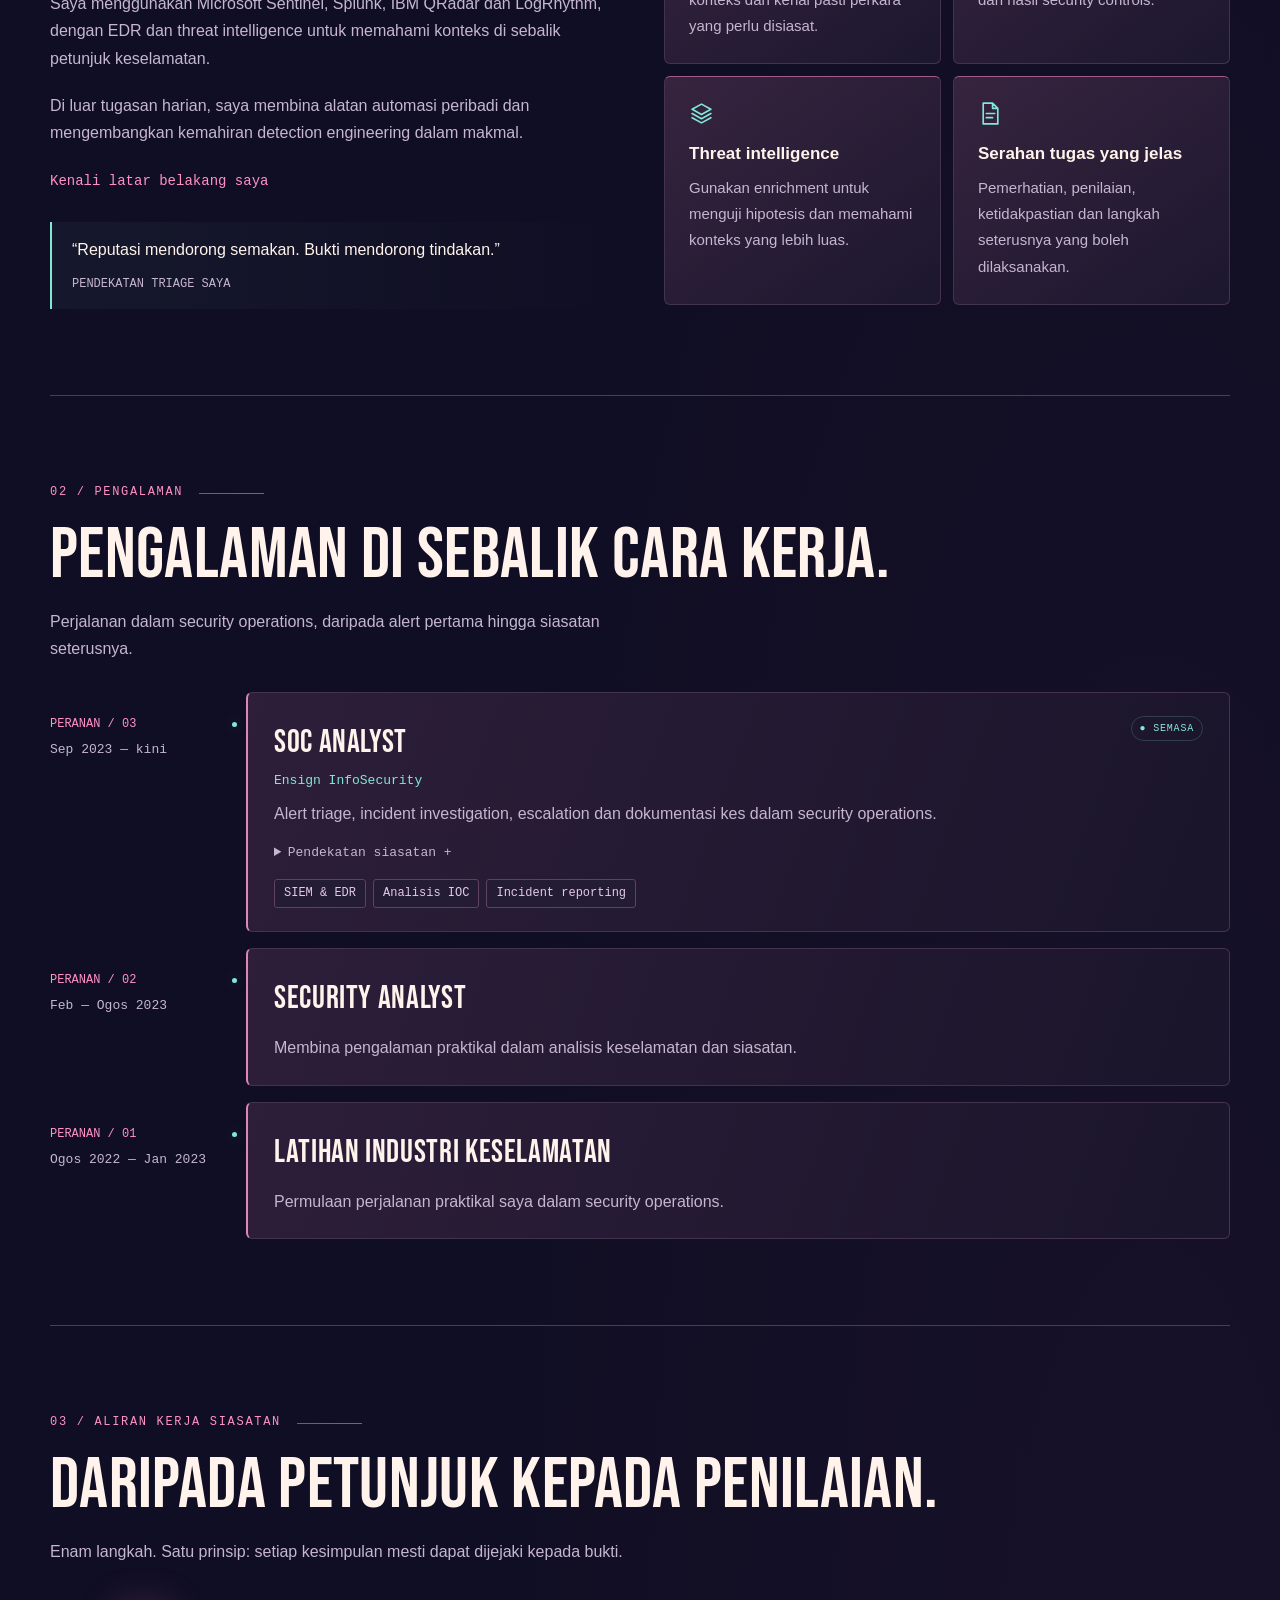
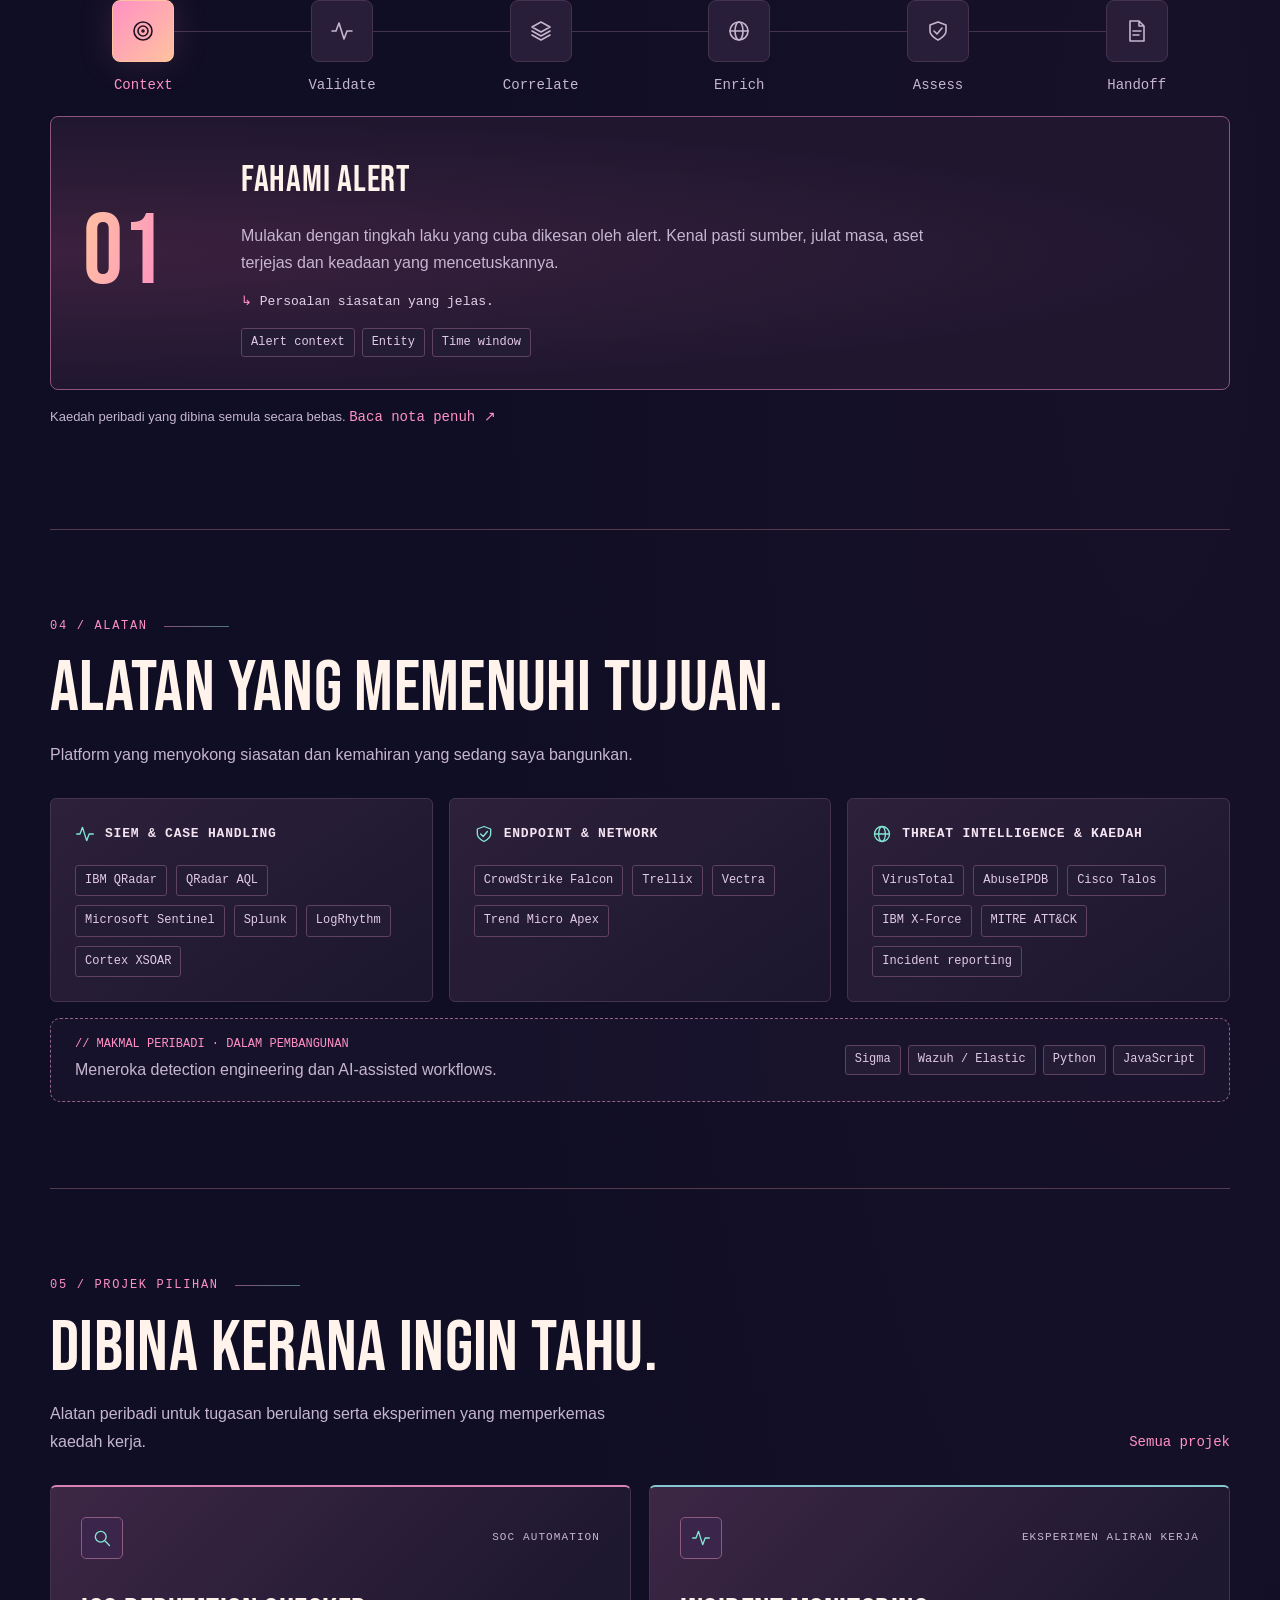
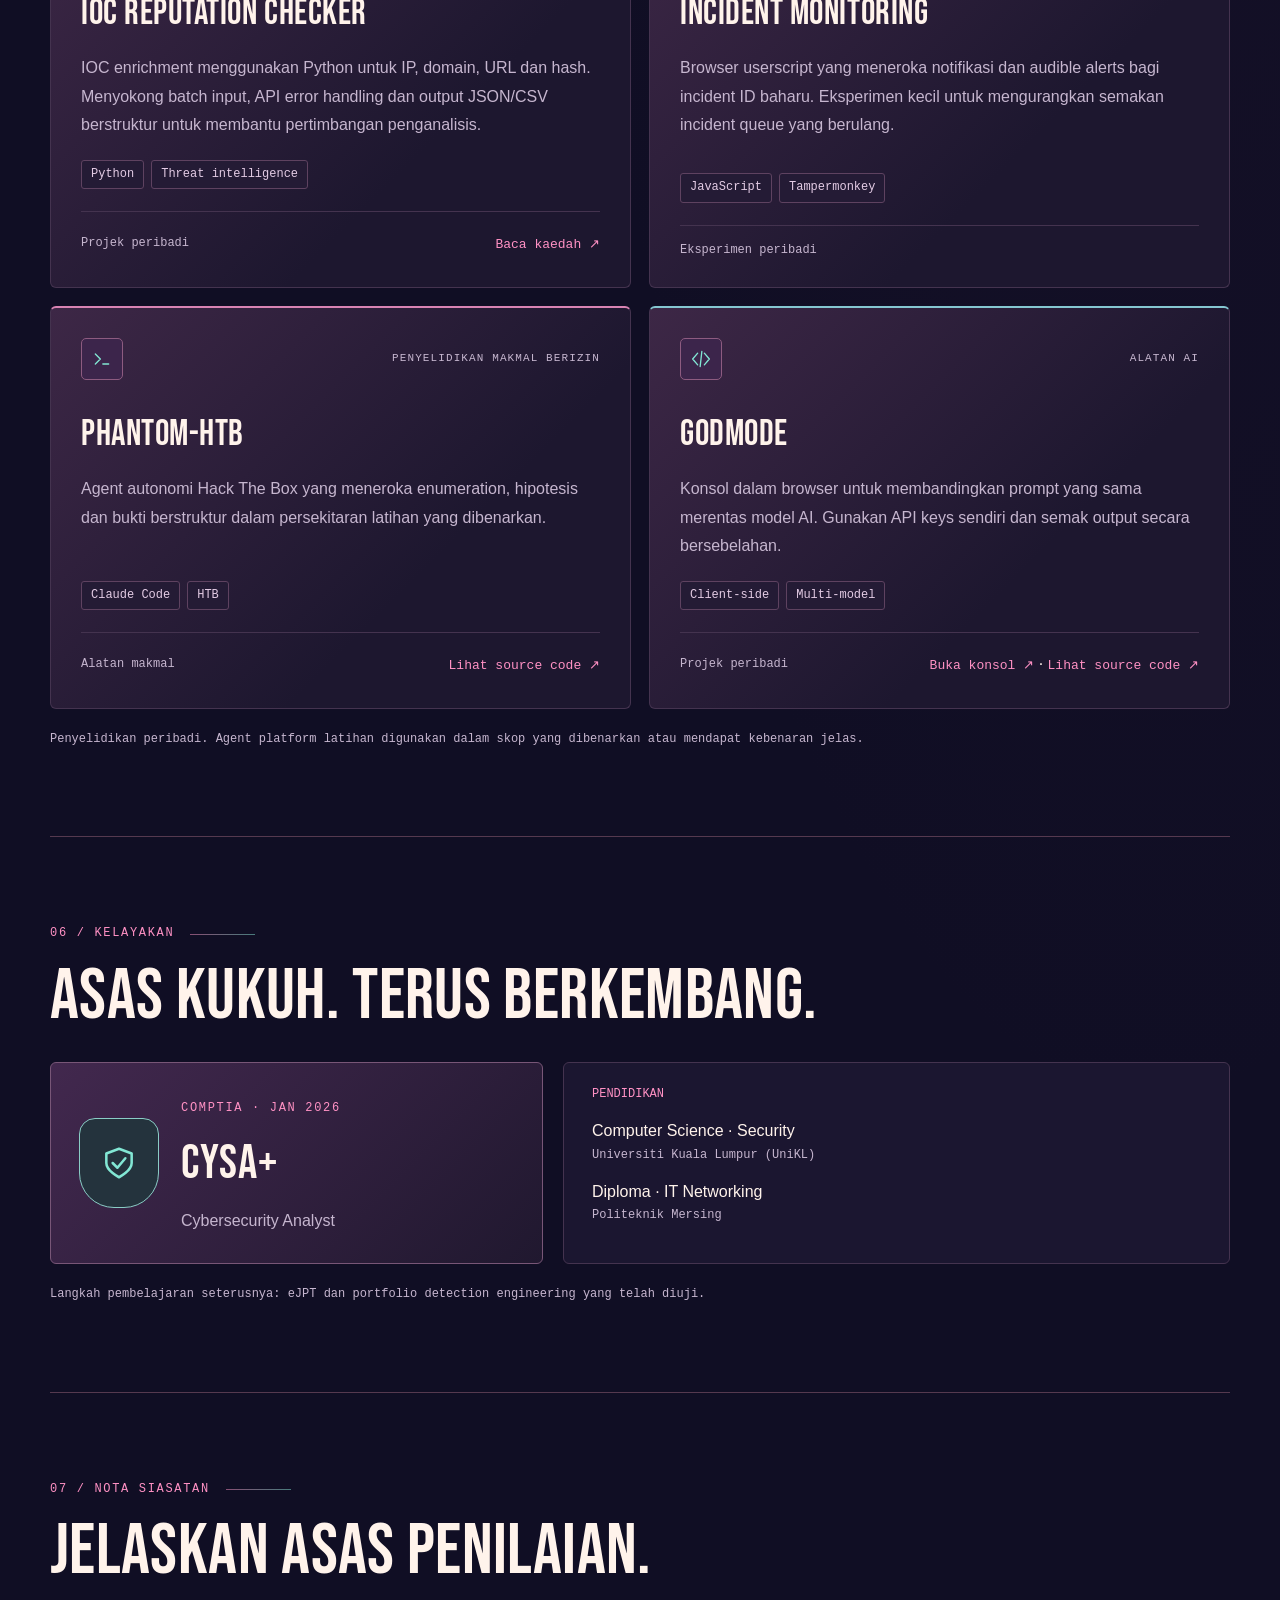
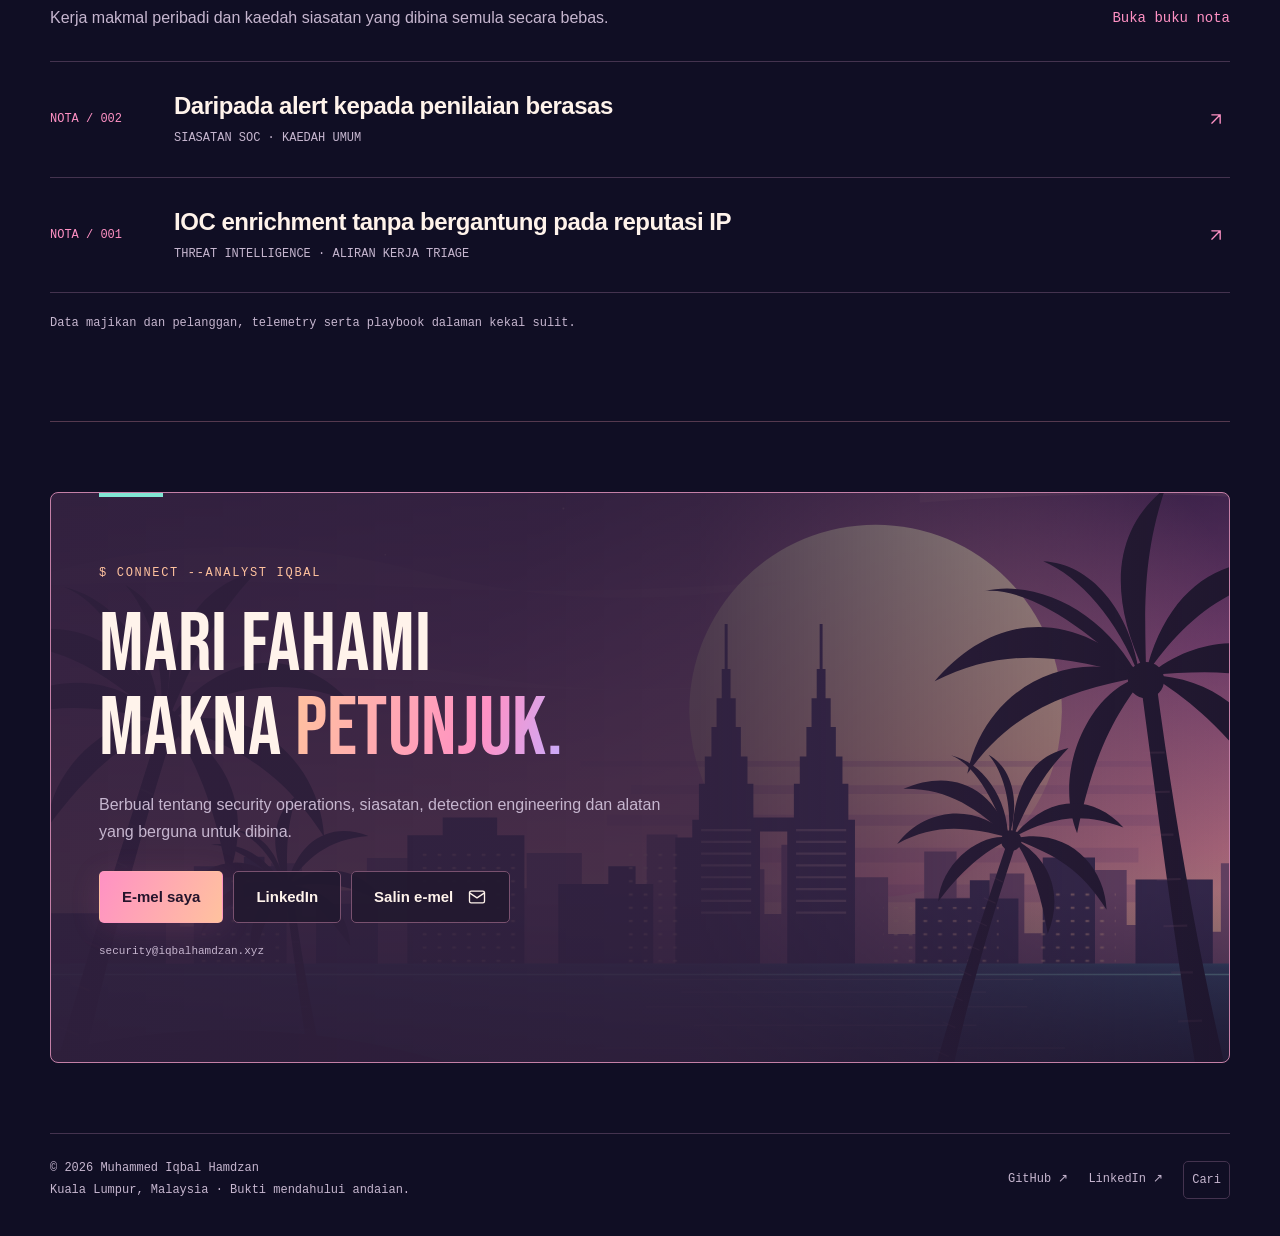
<file: ms/index.html>
<!doctype html>
<html lang="ms"><head>
<meta charset="utf-8">
<meta name="viewport" content="width=device-width, initial-scale=1">
<title>Iqbal Hamdzan — SOC Analyst &amp; Security Investigator</title>
<meta name="description" content="SOC Analyst di Kuala Lumpur. Siasatan berpandukan bukti, incident triage, threat intelligence dan projek security automation peribadi.">
<meta name="color-scheme" content="dark">
<meta name="theme-color" content="#100e24">
<link rel="canonical" href="https://iqbalhamdzan.xyz/ms/">
<meta property="og:type" content="website">
<meta property="og:title" content="Iqbal Hamdzan — SOC Analyst & Security Investigator">
<meta property="og:description" content="SOC Analyst di Kuala Lumpur. Siasatan berpandukan bukti, incident triage, threat intelligence dan projek security automation peribadi.">
<meta property="og:url" content="https://iqbalhamdzan.xyz/ms/">
<link rel="icon" href="/assets/favicon.svg" type="image/svg+xml">
<link rel="preload" href="/assets/fonts/BebasNeue-Regular.ttf" as="font" type="font/ttf" crossorigin>
<link rel="stylesheet" href="/assets/style.css?v=2026112401">
<!-- Language alternatives -->
<link rel="alternate" hreflang="en" href="https://iqbalhamdzan.xyz/">
<link rel="alternate" hreflang="ms" href="https://iqbalhamdzan.xyz/ms/">
<link rel="alternate" hreflang="x-default" href="https://iqbalhamdzan.xyz/">
<meta property="og:locale" content="ms_MY">
<meta property="og:locale:alternate" content="en_MY">
<script src="/assets/language.js?v=2026112401"></script>
<script src="/assets/translations.js?v=2026112401" defer></script>
<script src="/assets/site.js?v=2026112401" defer></script>
</head>
<body class="home"><div class="ambient" aria-hidden="true"></div><a class="skip" href="#main">Langkau ke kandungan</a>
<header class="site-header"><div class="container header-inner">
<a class="brand" href="/ms/" aria-label="Laman utama Iqbal SOC"><span class="brand-monogram" aria-hidden="true">IH</span> IQBAL<small>BLUE TEAM</small></a>
<nav class="desktop-nav" aria-label="Navigasi utama"><a href="/ms/#profile">Profil</a><a href="/ms/#experience">Pengalaman</a><a href="/ms/#workflow">Aliran kerja</a><a href="/ms/#toolkit">Alatan</a><a href="/ms/projects.html">Projek</a><a href="/ms/notes/">Nota</a><a href="/ms/about.html">Tentang saya</a></nav>
<details class="mobile-menu"><summary>☰ Menu</summary><nav aria-label="Navigasi mudah alih"><a href="/ms/#profile">Profil</a><a href="/ms/#experience">Pengalaman</a><a href="/ms/#workflow">Aliran kerja</a><a href="/ms/#toolkit">Alatan</a><a href="/ms/projects.html">Projek</a><a href="/ms/notes/">Nota</a><a href="/ms/#credentials">Kelayakan</a><a href="/ms/about.html">Tentang saya</a><a href="/ms/#contact">Hubungi</a><button type="button" class="terminal-trigger" data-open-terminal aria-haspopup="dialog" hidden>/ terminal</button></nav></details>
<div class="header-actions"><nav class="language-switch" aria-label="Bahasa"><a href="/" data-language="en" lang="en" hreflang="en" aria-label="English">EN</a><a href="/ms/" data-language="ms" lang="ms" hreflang="ms" aria-label="Bahasa Melayu" aria-current="page">BM</a></nav><button class="terminal-trigger" data-open-terminal aria-haspopup="dialog" hidden><span>/</span> terminal</button><a class="button primary small" href="/ms/#contact">Mari berbual</a></div>
</div></header><div class="container"><main id="main">
<section class="hero" aria-labelledby="hero-title"><div class="hero-copy">
<p class="status-line"><span class="status-dot"></span>Kini <strong>SOC Analyst</strong> @ Ensign InfoSecurity</p>
<p class="eyebrow">// MUHAMMED IQBAL HAMDZAN · COMPTIA CySA+</p>
<h1 id="hero-title"><span>IQBAL</span><span class="gradient-text">HAMDZAN.</span></h1>
<p class="role-line"><span>&gt;</span> Security Operations Analyst</p>
<p class="hero-description">Setiap alert mempunyai ceritanya.<br><strong>Saya menelusuri bukti.</strong> Hampir empat tahun menyiasat alert keselamatan, menghubungkan konteks dan membina penilaian yang dapat dipertahankan dengan bukti.</p>
<div class="hero-actions"><a class="button primary" href="#projects">Terokai hasil kerja</a><a class="button" href="#workflow">Cara saya menyiasat <svg class="icon" viewBox="0 0 24 24" fill="none" stroke="currentColor" stroke-width="1.6" stroke-linecap="round" stroke-linejoin="round" aria-hidden="true"><path d="M2 12h4l3-8 5 16 3-8h5"/></svg></a></div>
<p class="hero-footnote"><svg class="icon" viewBox="0 0 24 24" fill="none" stroke="currentColor" stroke-width="1.6" stroke-linecap="round" stroke-linejoin="round" aria-hidden="true"><circle cx="12" cy="12" r="9"/><ellipse cx="12" cy="12" rx="4" ry="9"/><path d="M3 12h18"/></svg> Kuala Lumpur, Malaysia <span>·</span> SOC / BLUE TEAM</p>
</div><aside class="identity-card" aria-label="Kad identiti penganalisis">
<div class="card-label"><span>ID PENGANALISIS / 0XB4BAL</span><span>● BLUE TEAM</span></div>
<div class="identity-art portrait-art"><img class="identity-portrait" src="/assets/iqbal-portrait.webp" width="1092" height="1441" alt="Potret Muhammed Iqbal Hamdzan" fetchpriority="high" decoding="async"><span class="identity-scene-label" aria-hidden="true">KUALA LUMPUR</span></div>
<h2 class="identity-name">Muhammed Iqbal Hamdzan</h2><p class="identity-role">SECURITY OPERATIONS · SIASATAN</p>
<div class="identity-meta"><div><span>FOKUS</span><strong>PERTAHANAN</strong></div><div><span>LOKASI</span><strong>KUALA LUMPUR</strong></div><div><span>BERSIJIL</span><strong>CySA+</strong></div></div>
<a class="identity-link" href="https://github.com/0xb4bal"><span>github.com/0xb4bal</span><svg class="icon" viewBox="0 0 24 24" fill="none" stroke="currentColor" stroke-width="1.6" stroke-linecap="round" stroke-linejoin="round" aria-hidden="true"><path d="M7 17 17 7M7 7h10v10"/></svg></a></aside></section>
<div class="stats-strip" aria-label="Latar belakang profesional"><div class="stat"><strong>~4<small> tahun</small></strong><span>DALAM SECURITY OPERATIONS</span></div><div class="stat"><strong>CySA<small>+</small></strong><span>PENSIJILAN COMPTIA</span></div><div class="stat"><strong>04</strong><span>PLATFORM SIEM DIGUNAKAN</span></div><div class="stat"><strong>Bukti<small> dahulu</small></strong><span>MINDA SIASATAN</span></div></div>
<div class="domain-strip" aria-label="Bidang kerja"><span>Alert triage</span><span>Incident investigation</span><span>Threat intelligence</span><span>Security automation</span></div>
<section id="profile" class="section">
<div class="section-heading"><div><p class="section-kicker">01 / PROFIL PENGANALISIS</p><h2>Ingin tahu. Konteks. Kejelasan.</h2></div></div>
<div class="profile-layout"><div class="profile-copy"><p>Saya seorang SOC Analyst yang memberi tumpuan kepada <strong>pemahaman tentang apa yang sebenarnya berlaku</strong>. Kerja saya merangkumi konteks alert dan raw events, historical search, entity pivots serta pelaporan dengan bukti yang dilabel dengan jelas.</p><p>Saya menggunakan Microsoft Sentinel, Splunk, IBM QRadar dan LogRhythm, dengan EDR dan threat intelligence untuk memahami konteks di sebalik petunjuk keselamatan.</p><p>Di luar tugasan harian, saya membina alatan automasi peribadi dan mengembangkan kemahiran detection engineering dalam makmal.</p><a class="text-link" href="/ms/about.html">Kenali latar belakang saya</a><blockquote class="principle"><p>“Reputasi mendorong semakan. Bukti mendorong tindakan.”</p><cite>PENDEKATAN TRIAGE SAYA</cite></blockquote></div>
<div class="expertise-grid"><article class="expertise"><svg class="icon" viewBox="0 0 24 24" fill="none" stroke="currentColor" stroke-width="1.6" stroke-linecap="round" stroke-linejoin="round" aria-hidden="true"><path d="M2 12h4l3-8 5 16 3-8h5"/></svg><h3>Alert triage</h3><p>Sahkan pencetus alert, fahami konteks dan kenal pasti perkara yang perlu disiasat.</p></article><article class="expertise"><svg class="icon" viewBox="0 0 24 24" fill="none" stroke="currentColor" stroke-width="1.6" stroke-linecap="round" stroke-linejoin="round" aria-hidden="true"><circle cx="10.5" cy="10.5" r="6.5"/><path d="m16 16 5 5"/></svg><h3>Siasatan</h3><p>Historical search, entiti berkaitan dan hasil security controls.</p></article><article class="expertise"><svg class="icon" viewBox="0 0 24 24" fill="none" stroke="currentColor" stroke-width="1.6" stroke-linecap="round" stroke-linejoin="round" aria-hidden="true"><path d="m12 3 9 5-9 5-9-5zM3 12l9 5 9-5M3 16l9 5 9-5"/></svg><h3>Threat intelligence</h3><p>Gunakan enrichment untuk menguji hipotesis dan memahami konteks yang lebih luas.</p></article><article class="expertise"><svg class="icon" viewBox="0 0 24 24" fill="none" stroke="currentColor" stroke-width="1.6" stroke-linecap="round" stroke-linejoin="round" aria-hidden="true"><path d="M14 2H5v20h14V7zM14 2v5h5M8 12h8M8 16h6"/></svg><h3>Serahan tugas yang jelas</h3><p>Pemerhatian, penilaian, ketidakpastian dan langkah seterusnya yang boleh dilaksanakan.</p></article></div></div></section>
<section id="experience" class="section"><div class="section-heading"><div><p class="section-kicker">02 / PENGALAMAN</p><h2>Pengalaman di sebalik cara kerja.</h2><p class="section-intro">Perjalanan dalam security operations, daripada alert pertama hingga siasatan seterusnya.</p></div></div>
<div class="timeline">
<article class="timeline-item"><div class="timeline-date"><span>PERANAN / 03</span>Sep 2023 — kini</div><div class="timeline-card"><span class="now-tag">● SEMASA</span><h3>SOC Analyst</h3><p class="company">Ensign InfoSecurity</p><p>Alert triage, incident investigation, escalation dan dokumentasi kes dalam security operations.</p><details><summary>Pendekatan siasatan +</summary><p>Fahami konteks alert, semak parsed fields dan raw events, cari aktiviti terdahulu, lakukan pivot pada entiti berkaitan dan sahkan hasil security controls sebelum mendokumentasikan penilaian.</p></details><div class="tag-row"><span class="tag">SIEM &amp; EDR</span><span class="tag">Analisis IOC</span><span class="tag">Incident reporting</span></div></div></article>
<article class="timeline-item"><div class="timeline-date"><span>PERANAN / 02</span>Feb — Ogos 2023</div><div class="timeline-card"><h3>Security Analyst</h3><p>Membina pengalaman praktikal dalam analisis keselamatan dan siasatan.</p></div></article>
<article class="timeline-item"><div class="timeline-date"><span>PERANAN / 01</span>Ogos 2022 — Jan 2023</div><div class="timeline-card"><h3>Latihan industri keselamatan</h3><p>Permulaan perjalanan praktikal saya dalam security operations.</p></div></article>
</div></section>
<section id="workflow" class="section"><div class="section-heading"><div><p class="section-kicker">03 / ALIRAN KERJA SIASATAN</p><h2>Daripada petunjuk kepada penilaian.</h2><p class="section-intro">Enam langkah. Satu prinsip: setiap kesimpulan mesti dapat dijejaki kepada bukti.</p></div></div>
<div class="workflow-enhanced" hidden><div class="workflow-tabs" role="tablist" aria-label="Peringkat siasatan"><button type="button" class="workflow-tab" id="stage-0" role="tab" aria-controls="workflow-panel" aria-selected="true" tabindex="0" data-stage="0"><svg class="icon" viewBox="0 0 24 24" fill="none" stroke="currentColor" stroke-width="1.6" stroke-linecap="round" stroke-linejoin="round" aria-hidden="true"><circle cx="12" cy="12" r="9"/><circle cx="12" cy="12" r="5"/><circle cx="12" cy="12" r="1"/></svg>Context</button><button type="button" class="workflow-tab" id="stage-1" role="tab" aria-controls="workflow-panel" aria-selected="false" tabindex="-1" data-stage="1"><svg class="icon" viewBox="0 0 24 24" fill="none" stroke="currentColor" stroke-width="1.6" stroke-linecap="round" stroke-linejoin="round" aria-hidden="true"><path d="M2 12h4l3-8 5 16 3-8h5"/></svg>Validate</button><button type="button" class="workflow-tab" id="stage-2" role="tab" aria-controls="workflow-panel" aria-selected="false" tabindex="-1" data-stage="2"><svg class="icon" viewBox="0 0 24 24" fill="none" stroke="currentColor" stroke-width="1.6" stroke-linecap="round" stroke-linejoin="round" aria-hidden="true"><path d="m12 3 9 5-9 5-9-5zM3 12l9 5 9-5M3 16l9 5 9-5"/></svg>Correlate</button><button type="button" class="workflow-tab" id="stage-3" role="tab" aria-controls="workflow-panel" aria-selected="false" tabindex="-1" data-stage="3"><svg class="icon" viewBox="0 0 24 24" fill="none" stroke="currentColor" stroke-width="1.6" stroke-linecap="round" stroke-linejoin="round" aria-hidden="true"><circle cx="12" cy="12" r="9"/><ellipse cx="12" cy="12" rx="4" ry="9"/><path d="M3 12h18"/></svg>Enrich</button><button type="button" class="workflow-tab" id="stage-4" role="tab" aria-controls="workflow-panel" aria-selected="false" tabindex="-1" data-stage="4"><svg class="icon" viewBox="0 0 24 24" fill="none" stroke="currentColor" stroke-width="1.6" stroke-linecap="round" stroke-linejoin="round" aria-hidden="true"><path d="m12 3 8 3v6c0 5-8 9-8 9s-8-4-8-9V6z"/><path d="m8 12 3 3 5-6"/></svg>Assess</button><button type="button" class="workflow-tab" id="stage-5" role="tab" aria-controls="workflow-panel" aria-selected="false" tabindex="-1" data-stage="5"><svg class="icon" viewBox="0 0 24 24" fill="none" stroke="currentColor" stroke-width="1.6" stroke-linecap="round" stroke-linejoin="round" aria-hidden="true"><path d="M14 2H5v20h14V7zM14 2v5h5M8 12h8M8 16h6"/></svg>Handoff</button></div>
<div class="workflow-panel" id="workflow-panel" role="tabpanel" aria-labelledby="stage-0" tabindex="0"><div class="workflow-number gradient-text">01</div><div><h3>Fahami alert</h3><p class="workflow-description">Mulakan dengan tingkah laku yang cuba dikesan oleh alert. Kenal pasti sumber, julat masa, aset terjejas dan keadaan yang mencetuskannya.</p><p class="outcome">Persoalan siasatan yang jelas.</p><div class="tag-row workflow-tags"><span class="tag">Alert context</span><span class="tag">Entity</span><span class="tag">Time window</span></div></div></div></div>
<ol class="nojs-workflow"><li><strong>Fahami alert.</strong> Mulakan dengan tingkah laku yang cuba dikesan oleh alert. Kenal pasti sumber, julat masa, aset terjejas dan keadaan yang mencetuskannya.</li><li><strong>Sahkan telemetry.</strong> Bandingkan parsed fields dengan raw event. Semak timestamps, makna field dan jurang maklumat sebelum menganggap log entry sebagai bukti.</li><li><strong>Hubungkan bukti.</strong> Cari aktiviti terdahulu dan lakukan pivot merentas IP, akaun, host serta events berkaitan. Tentukan sama ada tingkah laku itu terpencil, berulang atau sebahagian daripada corak yang lebih luas.</li><li><strong>Jalankan enrichment mengikut konteks.</strong> Gunakan threat intelligence untuk menyokong hipotesis. Pertimbangkan infrastruktur bersama, kemutakhiran sumber dan perbezaan antara penyedia sebelum membuat kesimpulan.</li><li><strong>Nilai hasilnya.</strong> Bezakan cubaan tindakan daripada tindakan yang berjaya. Tafsir respons security controls mengikut konteks, nyatakan tahap keyakinan dan jelaskan ketidakpastian yang masih ada.</li><li><strong>Dokumentasikan dan serahkan.</strong> Catat pemerhatian, penilaian, ketidakpastian, potensi impak dan tindakan seterusnya yang disyorkan. Berikan konteks yang mencukupi untuk penganalisis seterusnya menyambung tugas.</li></ol>
<p class="workflow-foot">Kaedah peribadi yang dibina semula secara bebas. <a class="text-link" href="/ms/notes/alert-to-disposition.html">Baca nota penuh ↗</a></p></section>
<section id="toolkit" class="section"><div class="section-heading"><div><p class="section-kicker">04 / ALATAN</p><h2>Alatan yang memenuhi tujuan.</h2><p class="section-intro">Platform yang menyokong siasatan dan kemahiran yang sedang saya bangunkan.</p></div></div>
<div class="toolkit-grid"><article class="tool-card"><div class="tool-label"><svg class="icon" viewBox="0 0 24 24" fill="none" stroke="currentColor" stroke-width="1.6" stroke-linecap="round" stroke-linejoin="round" aria-hidden="true"><path d="M2 12h4l3-8 5 16 3-8h5"/></svg><h3>SIEM &amp; CASE HANDLING</h3></div><div class="tag-row"><span class="tag">IBM QRadar</span><span class="tag">QRadar AQL</span><span class="tag">Microsoft Sentinel</span><span class="tag">Splunk</span><span class="tag">LogRhythm</span><span class="tag">Cortex XSOAR</span></div></article><article class="tool-card"><div class="tool-label"><svg class="icon" viewBox="0 0 24 24" fill="none" stroke="currentColor" stroke-width="1.6" stroke-linecap="round" stroke-linejoin="round" aria-hidden="true"><path d="m12 3 8 3v6c0 5-8 9-8 9s-8-4-8-9V6z"/><path d="m8 12 3 3 5-6"/></svg><h3>ENDPOINT &amp; NETWORK</h3></div><div class="tag-row"><span class="tag">CrowdStrike Falcon</span><span class="tag">Trellix</span><span class="tag">Vectra</span><span class="tag">Trend Micro Apex</span></div></article><article class="tool-card"><div class="tool-label"><svg class="icon" viewBox="0 0 24 24" fill="none" stroke="currentColor" stroke-width="1.6" stroke-linecap="round" stroke-linejoin="round" aria-hidden="true"><circle cx="12" cy="12" r="9"/><ellipse cx="12" cy="12" rx="4" ry="9"/><path d="M3 12h18"/></svg><h3>THREAT INTELLIGENCE &amp; KAEDAH</h3></div><div class="tag-row"><span class="tag">VirusTotal</span><span class="tag">AbuseIPDB</span><span class="tag">Cisco Talos</span><span class="tag">IBM X-Force</span><span class="tag">MITRE ATT&amp;CK</span><span class="tag">Incident reporting</span></div></article></div>
<div class="learning-row"><p><strong>// MAKMAL PERIBADI · DALAM PEMBANGUNAN</strong>Meneroka detection engineering dan AI-assisted workflows.</p><div class="tag-row"><span class="tag">Sigma</span><span class="tag">Wazuh / Elastic</span><span class="tag">Python</span><span class="tag">JavaScript</span></div></div></section>
<section id="projects" class="section"><div class="section-heading"><div><p class="section-kicker">05 / PROJEK PILIHAN</p><h2>Dibina kerana ingin tahu.</h2><p class="section-intro">Alatan peribadi untuk tugasan berulang serta eksperimen yang memperkemas kaedah kerja.</p></div><a class="text-link" href="/ms/projects.html">Semua projek</a></div>
<div class="project-grid"><article class="project-card" data-category="soc">
<div class="project-top"><span class="project-icon"><svg class="icon" viewBox="0 0 24 24" fill="none" stroke="currentColor" stroke-width="1.6" stroke-linecap="round" stroke-linejoin="round" aria-hidden="true"><circle cx="10.5" cy="10.5" r="6.5"/><path d="m16 16 5 5"/></svg></span><span class="project-category">SOC AUTOMATION</span></div>
<h3>IOC reputation checker</h3><p>IOC enrichment menggunakan Python untuk IP, domain, URL dan hash. Menyokong batch input, API error handling dan output JSON/CSV berstruktur untuk membantu pertimbangan penganalisis.</p><div class="tag-row"><span class="tag">Python</span><span class="tag">Threat intelligence</span></div>
<div class="project-bottom"><span>Projek peribadi</span><div><a href="/ms/notes/ioc-enrichment-workflow.html">Baca kaedah ↗</a></div></div></article><article class="project-card" data-category="soc">
<div class="project-top"><span class="project-icon"><svg class="icon" viewBox="0 0 24 24" fill="none" stroke="currentColor" stroke-width="1.6" stroke-linecap="round" stroke-linejoin="round" aria-hidden="true"><path d="M2 12h4l3-8 5 16 3-8h5"/></svg></span><span class="project-category">EKSPERIMEN ALIRAN KERJA</span></div>
<h3>Incident monitoring</h3><p>Browser userscript yang meneroka notifikasi dan audible alerts bagi incident ID baharu. Eksperimen kecil untuk mengurangkan semakan incident queue yang berulang.</p><div class="tag-row"><span class="tag">JavaScript</span><span class="tag">Tampermonkey</span></div>
<div class="project-bottom"><span>Eksperimen peribadi</span></div></article><article class="project-card" data-category="lab">
<div class="project-top"><span class="project-icon"><svg class="icon" viewBox="0 0 24 24" fill="none" stroke="currentColor" stroke-width="1.6" stroke-linecap="round" stroke-linejoin="round" aria-hidden="true"><path d="m4 6 6 6-6 6M13 18h7"/></svg></span><span class="project-category">PENYELIDIKAN MAKMAL BERIZIN</span></div>
<h3>phantom-htb</h3><p>Agent autonomi Hack The Box yang meneroka enumeration, hipotesis dan bukti berstruktur dalam persekitaran latihan yang dibenarkan.</p><div class="tag-row"><span class="tag">Claude Code</span><span class="tag">HTB</span></div>
<div class="project-bottom"><span>Alatan makmal</span><div><a href="https://github.com/0xb4bal/phantom-htb">Lihat source code ↗</a></div></div></article><article class="project-card" data-category="lab">
<div class="project-top"><span class="project-icon"><svg class="icon" viewBox="0 0 24 24" fill="none" stroke="currentColor" stroke-width="1.6" stroke-linecap="round" stroke-linejoin="round" aria-hidden="true"><path d="m8 5-6 7 6 7m8-14 6 7-6 7m-3-16-2 18"/></svg></span><span class="project-category">ALATAN AI</span></div>
<h3>godmode</h3><p>Konsol dalam browser untuk membandingkan prompt yang sama merentas model AI. Gunakan API keys sendiri dan semak output secara bersebelahan.</p><div class="tag-row"><span class="tag">Client-side</span><span class="tag">Multi-model</span></div>
<div class="project-bottom"><span>Projek peribadi</span><div><a href="https://0xb4bal.github.io/godmode">Buka konsol ↗</a> · <a href="https://github.com/0xb4bal/godmode">Lihat source code ↗</a></div></div></article></div><p class="publication-note">Penyelidikan peribadi. Agent platform latihan digunakan dalam skop yang dibenarkan atau mendapat kebenaran jelas.</p></section>
<section id="credentials" class="section"><div class="section-heading"><div><p class="section-kicker">06 / KELAYAKAN</p><h2>Asas kukuh. Terus berkembang.</h2></div></div>
<div class="credentials-grid"><article class="cert-card"><div class="cert-symbol"><svg class="icon" viewBox="0 0 24 24" fill="none" stroke="currentColor" stroke-width="1.6" stroke-linecap="round" stroke-linejoin="round" aria-hidden="true"><path d="m12 3 8 3v6c0 5-8 9-8 9s-8-4-8-9V6z"/><path d="m8 12 3 3 5-6"/></svg></div><div><span class="eyebrow">COMPTIA · JAN 2026</span><h3>CySA+</h3><p>Cybersecurity Analyst</p></div></article><article class="education"><h3>PENDIDIKAN</h3><p>Computer Science · Security<span>Universiti Kuala Lumpur (UniKL)</span></p><p>Diploma · IT Networking<span>Politeknik Mersing</span></p></article></div><p class="publication-note">Langkah pembelajaran seterusnya: eJPT dan portfolio detection engineering yang telah diuji.</p></section>
<section id="notes" class="section"><div class="section-heading"><div><p class="section-kicker">07 / NOTA SIASATAN</p><h2>Jelaskan asas penilaian.</h2><p class="section-intro">Kerja makmal peribadi dan kaedah siasatan yang dibina semula secara bebas.</p></div><a class="text-link" href="/ms/notes/">Buka buku nota</a></div>
<div class="note-list"><a class="note-row" href="/ms/notes/alert-to-disposition.html"><span class="note-index">NOTA / 002</span><div><h3>Daripada alert kepada penilaian berasas</h3><p>SIASATAN SOC · KAEDAH UMUM</p></div><svg class="icon" viewBox="0 0 24 24" fill="none" stroke="currentColor" stroke-width="1.6" stroke-linecap="round" stroke-linejoin="round" aria-hidden="true"><path d="M7 17 17 7M7 7h10v10"/></svg></a><a class="note-row" href="/ms/notes/ioc-enrichment-workflow.html"><span class="note-index">NOTA / 001</span><div><h3>IOC enrichment tanpa bergantung pada reputasi IP</h3><p>THREAT INTELLIGENCE · ALIRAN KERJA TRIAGE</p></div><svg class="icon" viewBox="0 0 24 24" fill="none" stroke="currentColor" stroke-width="1.6" stroke-linecap="round" stroke-linejoin="round" aria-hidden="true"><path d="M7 17 17 7M7 7h10v10"/></svg></a></div><p class="publication-note">Data majikan dan pelanggan, telemetry serta playbook dalaman kekal sulit.</p></section>
<section id="contact" class="contact" aria-labelledby="contact-title"><p class="eyebrow">$ connect --analyst iqbal</p><h2 id="contact-title">Mari fahami<br>makna <span class="gradient-text">petunjuk.</span></h2><p>Berbual tentang security operations, siasatan, detection engineering dan alatan yang berguna untuk dibina.</p><div class="contact-actions"><a class="button primary" href="mailto:security@iqbalhamdzan.xyz">E-mel saya</a><a class="button" href="https://www.linkedin.com/in/iqbalhamdzan">LinkedIn</a><button class="button copy-email" hidden>Salin e-mel <svg class="icon" viewBox="0 0 24 24" fill="none" stroke="currentColor" stroke-width="1.6" stroke-linecap="round" stroke-linejoin="round" aria-hidden="true"><rect x="3" y="5" width="18" height="14" rx="2"/><path d="m3 7 9 6 9-6"/></svg></button></div><a class="contact-email" href="mailto:security@iqbalhamdzan.xyz">security@iqbalhamdzan.xyz</a><div class="copy-status" role="status" aria-live="polite"></div></section>
</main><footer class="site-footer"><div>© <span data-year>2026</span> Muhammed Iqbal Hamdzan<br>Kuala Lumpur, Malaysia · Bukti mendahului andaian.</div><div class="footer-links"><a href="https://github.com/0xb4bal">GitHub ↗</a><a href="https://www.linkedin.com/in/iqbalhamdzan">LinkedIn ↗</a><button class="footer-button command-trigger" aria-haspopup="dialog" hidden>Cari</button></div></footer></div><dialog class="terminal" id="terminal" aria-labelledby="terminal-title">
<div class="dialog-bar"><span id="terminal-title"><span class="window-dots" aria-hidden="true"><i></i><i></i><i></i></span>visitor@iqbal-soc: ~</span><button class="dialog-close" data-close aria-label="Tutup terminal">ESC ×</button></div>
<div class="terminal-output" role="log" aria-label="Output terminal" aria-live="polite" tabindex="0"><p class="terminal-command">Selamat datang ke konsol penganalisis.</p><p class="terminal-response">Terokai portfolio melalui arahan. Taip help untuk bermula.</p></div>
<form class="terminal-form"><label for="terminal-input">visitor:~$</label><input id="terminal-input" name="command" aria-label="Arahan terminal" placeholder="help" autocomplete="off" autocapitalize="off" spellcheck="false" maxlength="120"><button type="submit">Jalankan ↵</button></form>
<div class="terminal-suggestions" aria-label="Cadangan arahan"><button type="button" data-command="whoami">whoami</button><button type="button" data-command="skills">skills</button><button type="button" data-command="workflow">workflow</button><button type="button" data-command="help">help</button></div><div class="terminal-caption">Navigasi portfolio sahaja · / untuk buka · ↑ ↓ sejarah arahan · Esc untuk tutup</div></dialog>
<dialog id="command-palette" class="palette" aria-label="Cari halaman"><div class="palette-top"><svg class="icon" viewBox="0 0 24 24" fill="none" stroke="currentColor" stroke-width="1.6" stroke-linecap="round" stroke-linejoin="round" aria-hidden="true"><circle cx="10.5" cy="10.5" r="6.5"/><path d="m16 16 5 5"/></svg><input type="search" aria-label="Cari halaman" placeholder="Cari halaman atau bahagian…" autocomplete="off"><button class="dialog-close" data-close aria-label="Tutup carian">ESC</button></div><div class="palette-results">
<a href="/ms/">Utama<small>Gambaran keseluruhan</small></a>
<a href="/ms/#profile">Profil penganalisis<small>Tentang saya</small></a>
<a href="/ms/#experience">Pengalaman<small>Kerjaya</small></a>
<a href="/ms/#workflow">Aliran kerja siasatan<small>Enam langkah</small></a>
<a href="/ms/#toolkit">Alatan<small>Kemahiran</small></a>
<a href="/ms/#credentials">Kelayakan<small>Pendidikan</small></a>
<a href="/ms/projects.html">Projek<small>SOC, makmal &amp; AI</small></a>
<a href="/ms/notes/">Detection notes<small>Buku nota</small></a>
<a href="/ms/notes/ioc-enrichment-workflow.html">IOC enrichment tanpa bergantung pada reputasi IP<small>Baca</small></a>
<a href="/ms/notes/alert-to-disposition.html">Daripada alert kepada penilaian berasas<small>Baca</small></a>
<a href="/ms/about.html">Latar belakang &amp; hubungan<small>Latar belakang</small></a>
<p class="palette-empty" hidden>Tiada halaman sepadan. Cuba “aliran kerja” atau “nota”.</p></div><div class="terminal-caption">↑ ↓ untuk navigasi · Enter untuk buka · Esc untuk tutup</div></dialog></body></html>
</file>
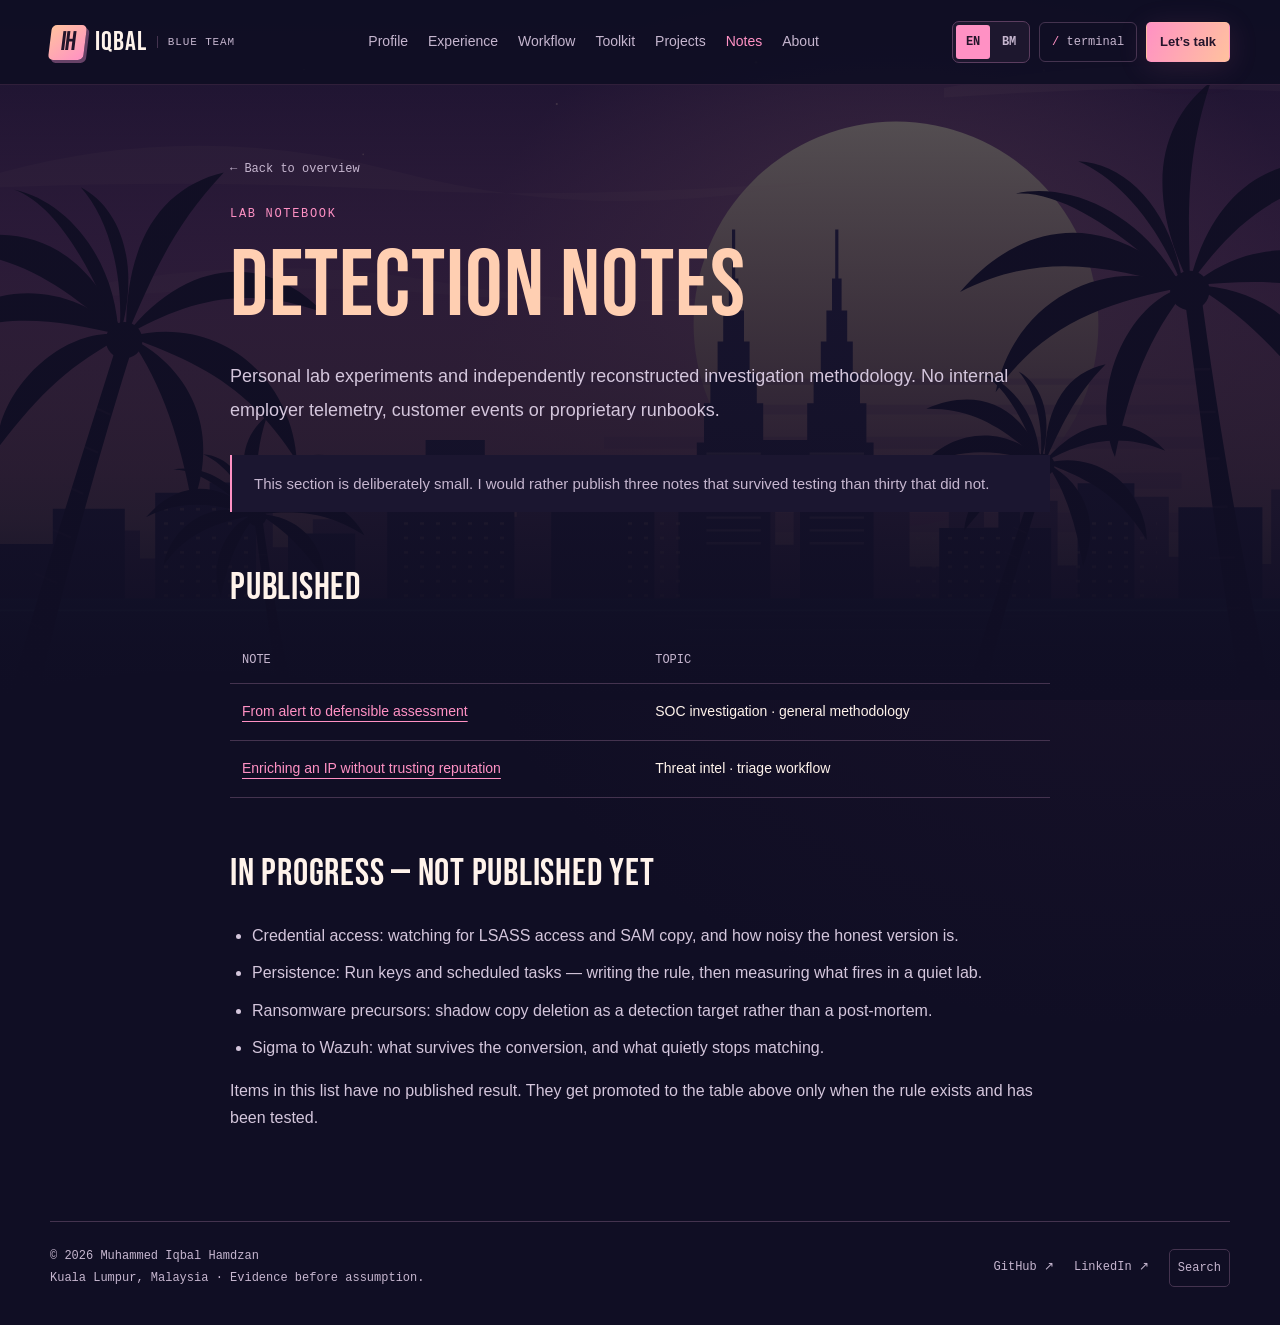
<file: notes/index.html>
<!doctype html>
<html lang="en"><head>
<meta charset="utf-8">
<meta name="viewport" content="width=device-width, initial-scale=1">
<title>Detection notes — Muhammed Iqbal Hamdzan</title>
<meta name="description" content="Personal lab research and independently reconstructed security investigation methodology.">
<meta name="color-scheme" content="dark">
<meta name="theme-color" content="#100e24">
<link rel="canonical" href="https://iqbalhamdzan.xyz/notes/">
<meta property="og:type" content="website">
<meta property="og:title" content="Detection notes — Muhammed Iqbal Hamdzan">
<meta property="og:description" content="Personal lab research and independently reconstructed security investigation methodology.">
<meta property="og:url" content="https://iqbalhamdzan.xyz/notes/">
<link rel="icon" href="/assets/favicon.svg" type="image/svg+xml">
<link rel="preload" href="/assets/fonts/BebasNeue-Regular.ttf" as="font" type="font/ttf" crossorigin>
<link rel="stylesheet" href="/assets/style.css?v=2026112401">
<!-- Language alternatives -->
<link rel="alternate" hreflang="en" href="https://iqbalhamdzan.xyz/notes/">
<link rel="alternate" hreflang="ms" href="https://iqbalhamdzan.xyz/ms/notes/">
<link rel="alternate" hreflang="x-default" href="https://iqbalhamdzan.xyz/notes/">
<meta property="og:locale" content="en_MY">
<meta property="og:locale:alternate" content="ms_MY">
<script src="/assets/language.js?v=2026112401"></script>
<script src="/assets/translations.js?v=2026112401" defer></script>
<script src="/assets/site.js?v=2026112401" defer></script>
</head>
<body><div class="ambient" aria-hidden="true"></div><a class="skip" href="#main">Skip to content</a>
<header class="site-header"><div class="container header-inner">
<a class="brand" href="/" aria-label="Iqbal SOC home"><span class="brand-monogram" aria-hidden="true">IH</span> IQBAL<small>BLUE TEAM</small></a>
<nav class="desktop-nav" aria-label="Main navigation"><a href="/#profile">Profile</a><a href="/#experience">Experience</a><a href="/#workflow">Workflow</a><a href="/#toolkit">Toolkit</a><a href="/projects.html">Projects</a><a href="/notes/" aria-current="page">Notes</a><a href="/about.html">About</a></nav>
<details class="mobile-menu"><summary>☰ Menu</summary><nav aria-label="Mobile navigation"><a href="/#profile">Profile</a><a href="/#experience">Experience</a><a href="/#workflow">Workflow</a><a href="/#toolkit">Toolkit</a><a href="/projects.html">Projects</a><a href="/notes/">Notes</a><a href="/#credentials">Credentials</a><a href="/about.html">About</a><a href="/#contact">Contact</a><button type="button" class="terminal-trigger" data-open-terminal aria-haspopup="dialog" hidden>/ terminal</button></nav></details>
<div class="header-actions"><nav class="language-switch" aria-label="Language"><a href="/notes/" data-language="en" lang="en" hreflang="en" aria-label="English" aria-current="page">EN</a><a href="/ms/notes/" data-language="ms" lang="ms" hreflang="ms" aria-label="Bahasa Melayu">BM</a></nav><button class="terminal-trigger" data-open-terminal aria-haspopup="dialog" hidden><span>/</span> terminal</button><a class="button primary small" href="/#contact">Let’s talk</a></div>
</div></header><div class="container"><main id="main" class="page-content"><a class="breadcrumb" href="/">← Back to overview</a><div class="eyebrow">LAB NOTEBOOK</div>
<h1>Detection notes</h1>
<p class="lede">Personal lab experiments and independently reconstructed investigation methodology. No internal employer telemetry, customer events or proprietary runbooks.</p>

<div class="note"><p>This section is deliberately small. I would rather publish three notes that survived testing
than thirty that did not.</p></div>

<h2>Published</h2>
<table>
  <tr><th>Note</th><th>Topic</th></tr>
  <tr><td><a href="/notes/alert-to-disposition.html">From alert to defensible assessment</a></td><td>SOC investigation &middot; general methodology</td></tr>
  <tr><td><a href="/notes/ioc-enrichment-workflow.html">Enriching an IP without trusting reputation</a></td>
      <td>Threat intel &middot; triage workflow</td></tr>
</table>

<h2>In progress — not published yet</h2>
<ul class="dim">
  <li>Credential access: watching for LSASS access and SAM copy, and how noisy the honest version is.</li>
  <li>Persistence: Run keys and scheduled tasks — writing the rule, then measuring what fires in a quiet lab.</li>
  <li>Ransomware precursors: shadow copy deletion as a detection target rather than a post-mortem.</li>
  <li>Sigma to Wazuh: what survives the conversion, and what quietly stops matching.</li>
</ul>
<p class="dim">Items in this list have no published result. They get promoted to the table above only when the
rule exists and has been tested.</p>

</main><footer class="site-footer"><div>© <span data-year>2026</span> Muhammed Iqbal Hamdzan<br>Kuala Lumpur, Malaysia · Evidence before assumption.</div><div class="footer-links"><a href="https://github.com/0xb4bal">GitHub ↗</a><a href="https://www.linkedin.com/in/iqbalhamdzan">LinkedIn ↗</a><button class="footer-button command-trigger" aria-haspopup="dialog" hidden>Search</button></div></footer></div><dialog class="terminal" id="terminal" aria-labelledby="terminal-title">
<div class="dialog-bar"><span id="terminal-title"><span class="window-dots" aria-hidden="true"><i></i><i></i><i></i></span>visitor@iqbal-soc: ~</span><button class="dialog-close" data-close aria-label="Close terminal">ESC ×</button></div>
<div class="terminal-output" role="log" aria-label="Terminal output" aria-live="polite" tabindex="0"><p class="terminal-command">Welcome to the analyst’s console.</p><p class="terminal-response">Explore the portfolio with a command. Type help to begin.</p></div>
<form class="terminal-form"><label for="terminal-input">visitor:~$</label><input id="terminal-input" name="command" aria-label="Terminal command" placeholder="help" autocomplete="off" autocapitalize="off" spellcheck="false" maxlength="120"><button type="submit">Run ↵</button></form>
<div class="terminal-suggestions" aria-label="Suggested commands"><button type="button" data-command="whoami">whoami</button><button type="button" data-command="skills">skills</button><button type="button" data-command="workflow">workflow</button><button type="button" data-command="help">help</button></div><div class="terminal-caption">Portfolio navigation only · / to open · ↑ ↓ command history · Esc to close</div></dialog>
<dialog id="command-palette" class="palette" aria-label="Find a page"><div class="palette-top"><svg class="icon" viewBox="0 0 24 24" fill="none" stroke="currentColor" stroke-width="1.6" stroke-linecap="round" stroke-linejoin="round" aria-hidden="true"><circle cx="10.5" cy="10.5" r="6.5"/><path d="m16 16 5 5"/></svg><input type="search" aria-label="Search pages" placeholder="Find a page or section…" autocomplete="off"><button class="dialog-close" data-close aria-label="Close search">ESC</button></div><div class="palette-results">
<a href="/">Home<small>Overview</small></a>
<a href="/#profile">Analyst profile<small>About</small></a>
<a href="/#experience">Experience<small>Career</small></a>
<a href="/#workflow">Investigation workflow<small>Six steps</small></a>
<a href="/#toolkit">Toolkit<small>Skills</small></a>
<a href="/#credentials">Credentials<small>Education</small></a>
<a href="/projects.html">Projects<small>SOC, lab & AI</small></a>
<a href="/notes/">Detection notes<small>Notebook</small></a>
<a href="/notes/ioc-enrichment-workflow.html">Enriching an IP without trusting reputation<small>Read</small></a>
<a href="/notes/alert-to-disposition.html">From alert to defensible assessment<small>Read</small></a>
<a href="/about.html">About & contact<small>Background</small></a>
<p class="palette-empty" hidden>No matching pages. Try “workflow” or “notes”.</p></div><div class="terminal-caption">↑ ↓ to navigate · Enter to open · Esc to close</div></dialog></body></html>
</file>
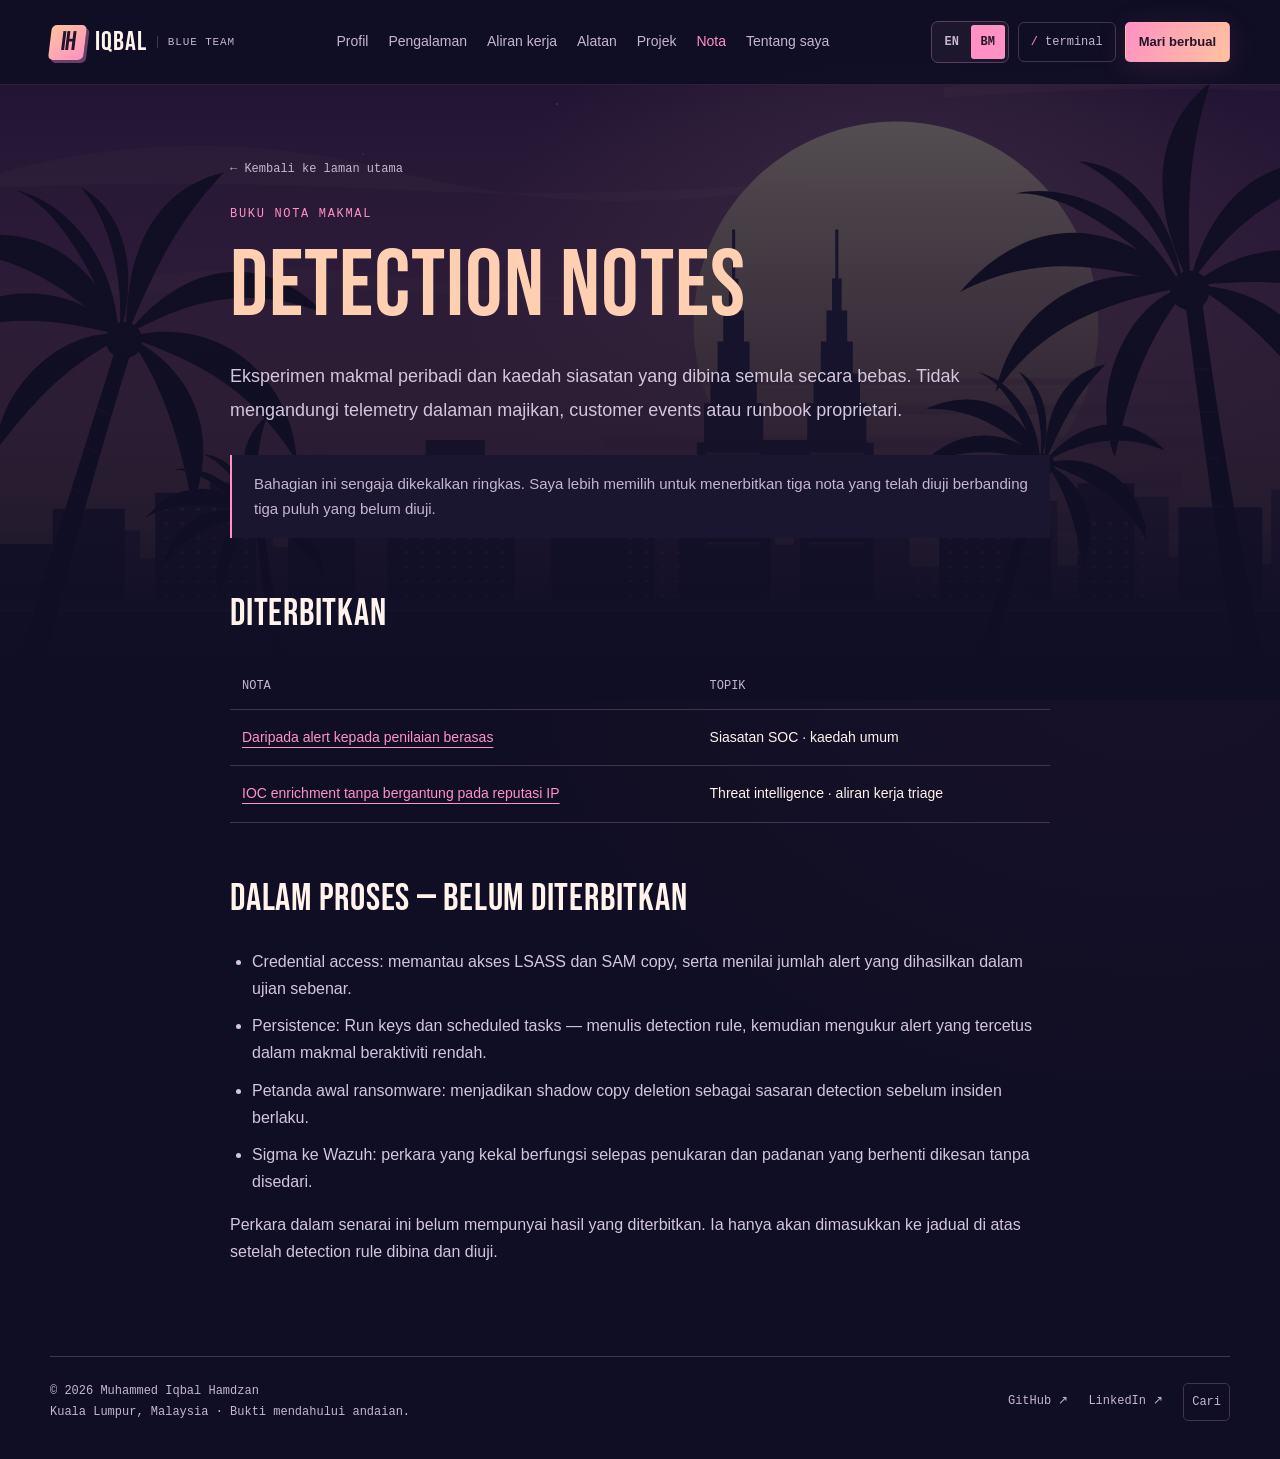
<file: ms/notes/index.html>
<!doctype html>
<html lang="ms"><head>
<meta charset="utf-8">
<meta name="viewport" content="width=device-width, initial-scale=1">
<title>Detection notes — Muhammed Iqbal Hamdzan</title>
<meta name="description" content="Penyelidikan makmal peribadi dan kaedah siasatan keselamatan yang dibina semula secara bebas.">
<meta name="color-scheme" content="dark">
<meta name="theme-color" content="#100e24">
<link rel="canonical" href="https://iqbalhamdzan.xyz/ms/notes/">
<meta property="og:type" content="website">
<meta property="og:title" content="Detection notes — Muhammed Iqbal Hamdzan">
<meta property="og:description" content="Penyelidikan makmal peribadi dan kaedah siasatan keselamatan yang dibina semula secara bebas.">
<meta property="og:url" content="https://iqbalhamdzan.xyz/ms/notes/">
<link rel="icon" href="/assets/favicon.svg" type="image/svg+xml">
<link rel="preload" href="/assets/fonts/BebasNeue-Regular.ttf" as="font" type="font/ttf" crossorigin>
<link rel="stylesheet" href="/assets/style.css?v=2026112401">
<!-- Language alternatives -->
<link rel="alternate" hreflang="en" href="https://iqbalhamdzan.xyz/notes/">
<link rel="alternate" hreflang="ms" href="https://iqbalhamdzan.xyz/ms/notes/">
<link rel="alternate" hreflang="x-default" href="https://iqbalhamdzan.xyz/notes/">
<meta property="og:locale" content="ms_MY">
<meta property="og:locale:alternate" content="en_MY">
<script src="/assets/language.js?v=2026112401"></script>
<script src="/assets/translations.js?v=2026112401" defer></script>
<script src="/assets/site.js?v=2026112401" defer></script>
</head>
<body><div class="ambient" aria-hidden="true"></div><a class="skip" href="#main">Langkau ke kandungan</a>
<header class="site-header"><div class="container header-inner">
<a class="brand" href="/ms/" aria-label="Laman utama Iqbal SOC"><span class="brand-monogram" aria-hidden="true">IH</span> IQBAL<small>BLUE TEAM</small></a>
<nav class="desktop-nav" aria-label="Navigasi utama"><a href="/ms/#profile">Profil</a><a href="/ms/#experience">Pengalaman</a><a href="/ms/#workflow">Aliran kerja</a><a href="/ms/#toolkit">Alatan</a><a href="/ms/projects.html">Projek</a><a href="/ms/notes/" aria-current="page">Nota</a><a href="/ms/about.html">Tentang saya</a></nav>
<details class="mobile-menu"><summary>☰ Menu</summary><nav aria-label="Navigasi mudah alih"><a href="/ms/#profile">Profil</a><a href="/ms/#experience">Pengalaman</a><a href="/ms/#workflow">Aliran kerja</a><a href="/ms/#toolkit">Alatan</a><a href="/ms/projects.html">Projek</a><a href="/ms/notes/">Nota</a><a href="/ms/#credentials">Kelayakan</a><a href="/ms/about.html">Tentang saya</a><a href="/ms/#contact">Hubungi</a><button type="button" class="terminal-trigger" data-open-terminal aria-haspopup="dialog" hidden>/ terminal</button></nav></details>
<div class="header-actions"><nav class="language-switch" aria-label="Bahasa"><a href="/notes/" data-language="en" lang="en" hreflang="en" aria-label="English">EN</a><a href="/ms/notes/" data-language="ms" lang="ms" hreflang="ms" aria-label="Bahasa Melayu" aria-current="page">BM</a></nav><button class="terminal-trigger" data-open-terminal aria-haspopup="dialog" hidden><span>/</span> terminal</button><a class="button primary small" href="/ms/#contact">Mari berbual</a></div>
</div></header><div class="container"><main id="main" class="page-content"><a class="breadcrumb" href="/ms/">← Kembali ke laman utama</a><div class="eyebrow">BUKU NOTA MAKMAL</div>
<h1>Detection notes</h1>
<p class="lede">Eksperimen makmal peribadi dan kaedah siasatan yang dibina semula secara bebas. Tidak mengandungi telemetry dalaman majikan, customer events atau runbook proprietari.</p>

<div class="note"><p>Bahagian ini sengaja dikekalkan ringkas. Saya lebih memilih untuk menerbitkan tiga nota yang telah diuji berbanding tiga puluh yang belum diuji.</p></div>

<h2>Diterbitkan</h2>
<table>
  <tr><th>Nota</th><th>Topik</th></tr>
  <tr><td><a href="/ms/notes/alert-to-disposition.html">Daripada alert kepada penilaian berasas</a></td><td>Siasatan SOC · kaedah umum</td></tr>
  <tr><td><a href="/ms/notes/ioc-enrichment-workflow.html">IOC enrichment tanpa bergantung pada reputasi IP</a></td>
      <td>Threat intelligence · aliran kerja triage</td></tr>
</table>

<h2>Dalam proses — belum diterbitkan</h2>
<ul class="dim">
  <li>Credential access: memantau akses LSASS dan SAM copy, serta menilai jumlah alert yang dihasilkan dalam ujian sebenar.</li>
  <li>Persistence: Run keys dan scheduled tasks — menulis detection rule, kemudian mengukur alert yang tercetus dalam makmal beraktiviti rendah.</li>
  <li>Petanda awal ransomware: menjadikan shadow copy deletion sebagai sasaran detection sebelum insiden berlaku.</li>
  <li>Sigma ke Wazuh: perkara yang kekal berfungsi selepas penukaran dan padanan yang berhenti dikesan tanpa disedari.</li>
</ul>
<p class="dim">Perkara dalam senarai ini belum mempunyai hasil yang diterbitkan. Ia hanya akan dimasukkan ke jadual di atas setelah detection rule dibina dan diuji.</p>

</main><footer class="site-footer"><div>© <span data-year>2026</span> Muhammed Iqbal Hamdzan<br>Kuala Lumpur, Malaysia · Bukti mendahului andaian.</div><div class="footer-links"><a href="https://github.com/0xb4bal">GitHub ↗</a><a href="https://www.linkedin.com/in/iqbalhamdzan">LinkedIn ↗</a><button class="footer-button command-trigger" aria-haspopup="dialog" hidden>Cari</button></div></footer></div><dialog class="terminal" id="terminal" aria-labelledby="terminal-title">
<div class="dialog-bar"><span id="terminal-title"><span class="window-dots" aria-hidden="true"><i></i><i></i><i></i></span>visitor@iqbal-soc: ~</span><button class="dialog-close" data-close aria-label="Tutup terminal">ESC ×</button></div>
<div class="terminal-output" role="log" aria-label="Output terminal" aria-live="polite" tabindex="0"><p class="terminal-command">Selamat datang ke konsol penganalisis.</p><p class="terminal-response">Terokai portfolio melalui arahan. Taip help untuk bermula.</p></div>
<form class="terminal-form"><label for="terminal-input">visitor:~$</label><input id="terminal-input" name="command" aria-label="Arahan terminal" placeholder="help" autocomplete="off" autocapitalize="off" spellcheck="false" maxlength="120"><button type="submit">Jalankan ↵</button></form>
<div class="terminal-suggestions" aria-label="Cadangan arahan"><button type="button" data-command="whoami">whoami</button><button type="button" data-command="skills">skills</button><button type="button" data-command="workflow">workflow</button><button type="button" data-command="help">help</button></div><div class="terminal-caption">Navigasi portfolio sahaja · / untuk buka · ↑ ↓ sejarah arahan · Esc untuk tutup</div></dialog>
<dialog id="command-palette" class="palette" aria-label="Cari halaman"><div class="palette-top"><svg class="icon" viewBox="0 0 24 24" fill="none" stroke="currentColor" stroke-width="1.6" stroke-linecap="round" stroke-linejoin="round" aria-hidden="true"><circle cx="10.5" cy="10.5" r="6.5"/><path d="m16 16 5 5"/></svg><input type="search" aria-label="Cari halaman" placeholder="Cari halaman atau bahagian…" autocomplete="off"><button class="dialog-close" data-close aria-label="Tutup carian">ESC</button></div><div class="palette-results">
<a href="/ms/">Utama<small>Gambaran keseluruhan</small></a>
<a href="/ms/#profile">Profil penganalisis<small>Tentang saya</small></a>
<a href="/ms/#experience">Pengalaman<small>Kerjaya</small></a>
<a href="/ms/#workflow">Aliran kerja siasatan<small>Enam langkah</small></a>
<a href="/ms/#toolkit">Alatan<small>Kemahiran</small></a>
<a href="/ms/#credentials">Kelayakan<small>Pendidikan</small></a>
<a href="/ms/projects.html">Projek<small>SOC, makmal &amp; AI</small></a>
<a href="/ms/notes/">Detection notes<small>Buku nota</small></a>
<a href="/ms/notes/ioc-enrichment-workflow.html">IOC enrichment tanpa bergantung pada reputasi IP<small>Baca</small></a>
<a href="/ms/notes/alert-to-disposition.html">Daripada alert kepada penilaian berasas<small>Baca</small></a>
<a href="/ms/about.html">Latar belakang &amp; hubungan<small>Latar belakang</small></a>
<p class="palette-empty" hidden>Tiada halaman sepadan. Cuba “aliran kerja” atau “nota”.</p></div><div class="terminal-caption">↑ ↓ untuk navigasi · Enter untuk buka · Esc untuk tutup</div></dialog></body></html>
</file>
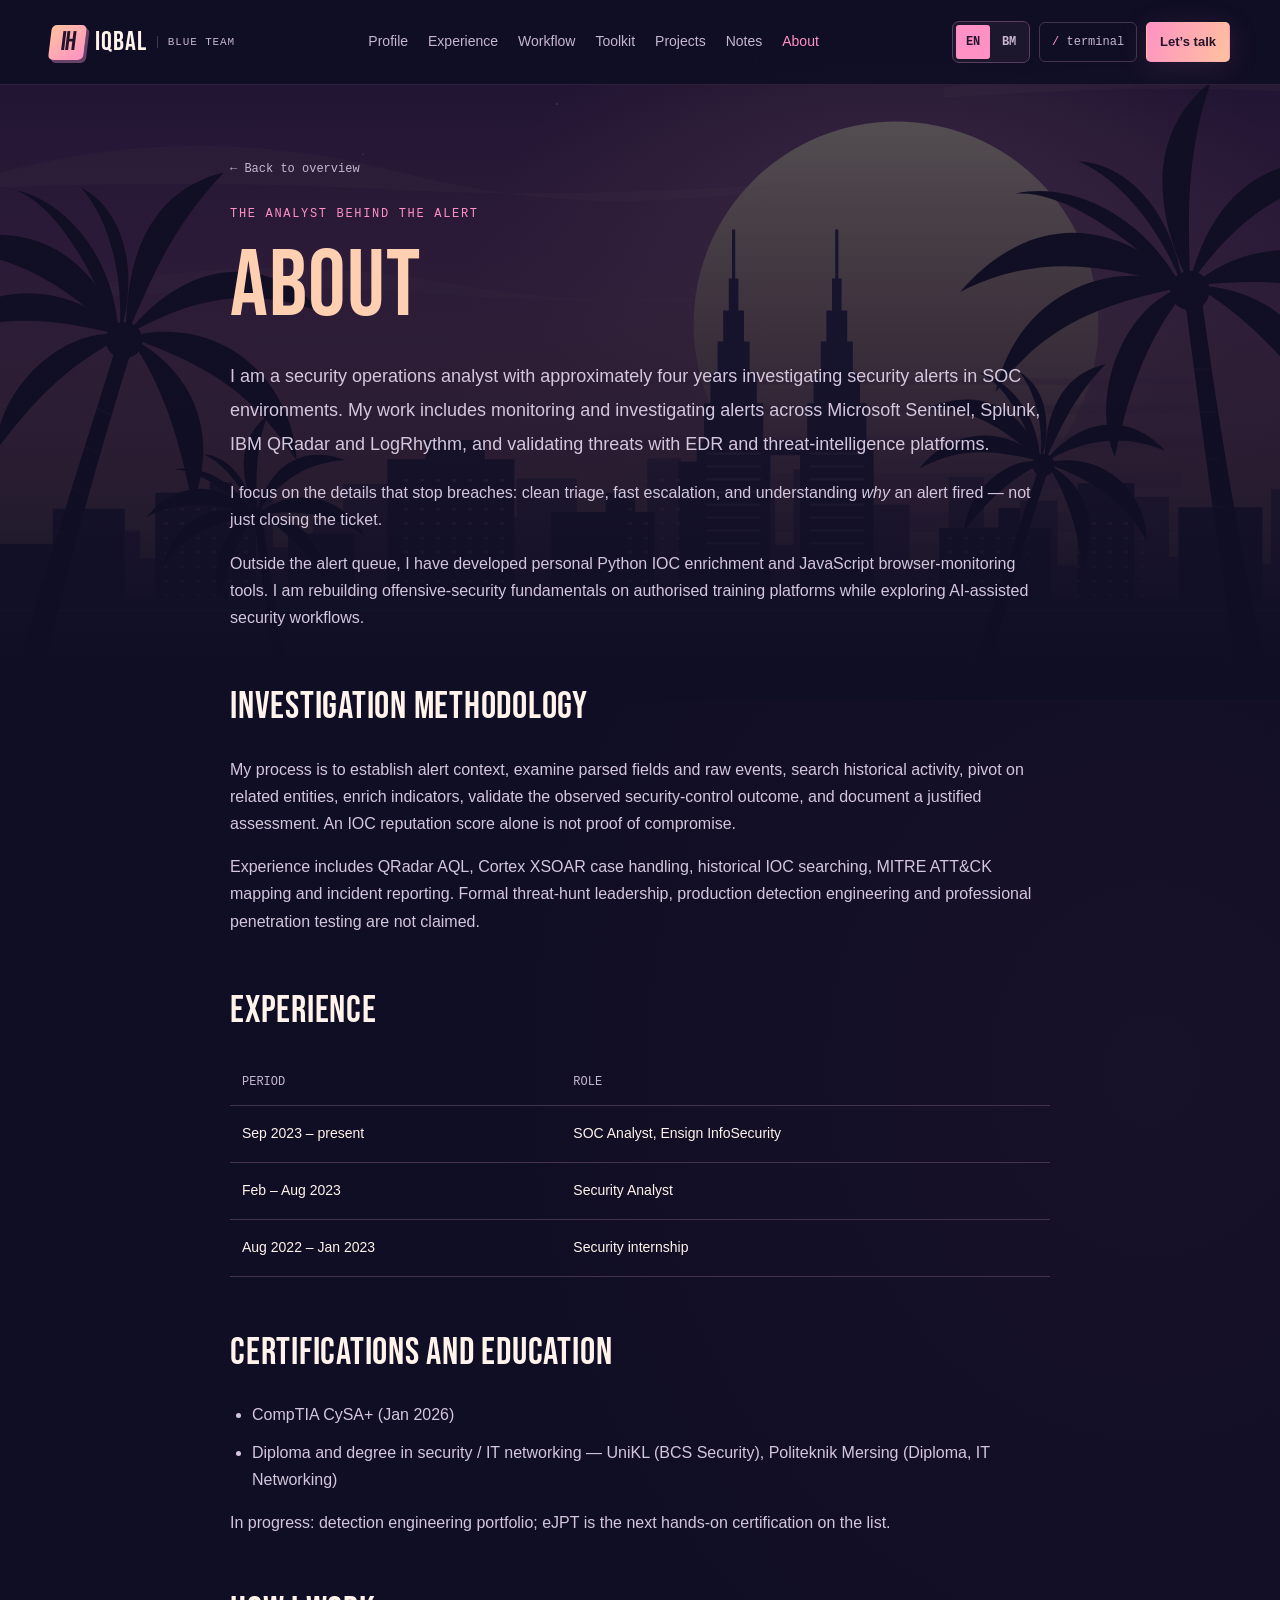
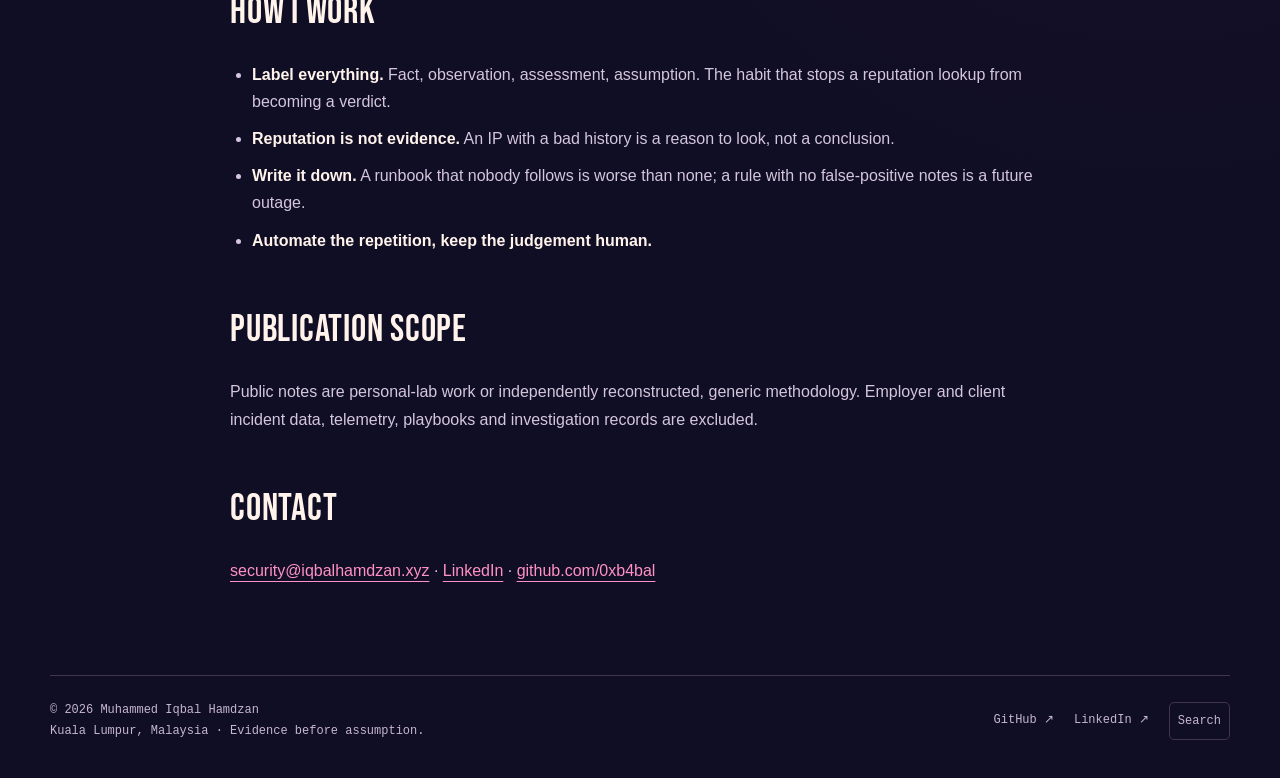
<file: about.html>
<!doctype html>
<html lang="en"><head>
<meta charset="utf-8">
<meta name="viewport" content="width=device-width, initial-scale=1">
<title>About — Muhammed Iqbal Hamdzan</title>
<meta name="description" content="Security operations analyst in Kuala Lumpur: experience, certifications, and how I work.">
<meta name="color-scheme" content="dark">
<meta name="theme-color" content="#100e24">
<link rel="canonical" href="https://iqbalhamdzan.xyz/about.html">
<meta property="og:type" content="website">
<meta property="og:title" content="About — Muhammed Iqbal Hamdzan">
<meta property="og:description" content="Security operations analyst in Kuala Lumpur: experience, certifications, and how I work.">
<meta property="og:url" content="https://iqbalhamdzan.xyz/about.html">
<link rel="icon" href="/assets/favicon.svg" type="image/svg+xml">
<link rel="preload" href="/assets/fonts/BebasNeue-Regular.ttf" as="font" type="font/ttf" crossorigin>
<link rel="stylesheet" href="/assets/style.css?v=2026112401">
<!-- Language alternatives -->
<link rel="alternate" hreflang="en" href="https://iqbalhamdzan.xyz/about.html">
<link rel="alternate" hreflang="ms" href="https://iqbalhamdzan.xyz/ms/about.html">
<link rel="alternate" hreflang="x-default" href="https://iqbalhamdzan.xyz/about.html">
<meta property="og:locale" content="en_MY">
<meta property="og:locale:alternate" content="ms_MY">
<script src="/assets/language.js?v=2026112401"></script>
<script src="/assets/translations.js?v=2026112401" defer></script>
<script src="/assets/site.js?v=2026112401" defer></script>
</head>
<body><div class="ambient" aria-hidden="true"></div><a class="skip" href="#main">Skip to content</a>
<header class="site-header"><div class="container header-inner">
<a class="brand" href="/" aria-label="Iqbal SOC home"><span class="brand-monogram" aria-hidden="true">IH</span> IQBAL<small>BLUE TEAM</small></a>
<nav class="desktop-nav" aria-label="Main navigation"><a href="/#profile">Profile</a><a href="/#experience">Experience</a><a href="/#workflow">Workflow</a><a href="/#toolkit">Toolkit</a><a href="/projects.html">Projects</a><a href="/notes/">Notes</a><a href="/about.html" aria-current="page">About</a></nav>
<details class="mobile-menu"><summary>☰ Menu</summary><nav aria-label="Mobile navigation"><a href="/#profile">Profile</a><a href="/#experience">Experience</a><a href="/#workflow">Workflow</a><a href="/#toolkit">Toolkit</a><a href="/projects.html">Projects</a><a href="/notes/">Notes</a><a href="/#credentials">Credentials</a><a href="/about.html">About</a><a href="/#contact">Contact</a><button type="button" class="terminal-trigger" data-open-terminal aria-haspopup="dialog" hidden>/ terminal</button></nav></details>
<div class="header-actions"><nav class="language-switch" aria-label="Language"><a href="/about.html" data-language="en" lang="en" hreflang="en" aria-label="English" aria-current="page">EN</a><a href="/ms/about.html" data-language="ms" lang="ms" hreflang="ms" aria-label="Bahasa Melayu">BM</a></nav><button class="terminal-trigger" data-open-terminal aria-haspopup="dialog" hidden><span>/</span> terminal</button><a class="button primary small" href="/#contact">Let’s talk</a></div>
</div></header><div class="container"><main id="main" class="page-content"><a class="breadcrumb" href="/">← Back to overview</a><div class="eyebrow">THE ANALYST BEHIND THE ALERT</div>
<h1>About</h1>
<p class="lede">I am a security operations analyst with approximately four years investigating security alerts in SOC environments. My work includes monitoring and investigating alerts across Microsoft Sentinel, Splunk,
IBM QRadar and LogRhythm, and validating threats with EDR and threat-intelligence platforms.</p>

<p>I focus on the details that stop breaches: clean triage, fast escalation, and understanding <em>why</em> an
alert fired — not just closing the ticket.</p>

<p>Outside the alert queue, I have developed personal Python IOC enrichment and JavaScript browser-monitoring tools. I am rebuilding offensive-security fundamentals on authorised training platforms while exploring AI-assisted security workflows.</p>

<h2>Investigation methodology</h2><p>My process is to establish alert context, examine parsed fields and raw events, search historical activity, pivot on related entities, enrich indicators, validate the observed security-control outcome, and document a justified assessment. An IOC reputation score alone is not proof of compromise.</p><p>Experience includes QRadar AQL, Cortex XSOAR case handling, historical IOC searching, MITRE ATT&amp;CK mapping and incident reporting. Formal threat-hunt leadership, production detection engineering and professional penetration testing are not claimed.</p><h2>Experience</h2>
<table>
  <tr><th>Period</th><th>Role</th></tr>
  <tr><td>Sep 2023 – present</td><td>SOC Analyst, Ensign InfoSecurity</td></tr>
  <tr><td>Feb – Aug 2023</td><td>Security Analyst</td></tr>
  <tr><td>Aug 2022 – Jan 2023</td><td>Security internship</td></tr>
</table>

<h2>Certifications and education</h2>
<ul>
  <li>CompTIA CySA+ (Jan 2026)</li>
  <li>Diploma and degree in security / IT networking — UniKL (BCS Security), Politeknik Mersing (Diploma, IT Networking)</li>
</ul>
<p class="dim">In progress: detection engineering portfolio; eJPT is the next hands-on certification on the list.</p>

<h2>How I work</h2>
<ul>
  <li><strong>Label everything.</strong> Fact, observation, assessment, assumption. The habit that stops a
  reputation lookup from becoming a verdict.</li>
  <li><strong>Reputation is not evidence.</strong> An IP with a bad history is a reason to look, not a conclusion.</li>
  <li><strong>Write it down.</strong> A runbook that nobody follows is worse than none; a rule with no
  false-positive notes is a future outage.</li>
  <li><strong>Automate the repetition, keep the judgement human.</strong></li>
</ul>

<h2>Publication scope</h2>
<p>Public notes are personal-lab work or independently reconstructed, generic methodology. Employer and client incident data, telemetry, playbooks and investigation records are excluded.</p>

<h2>Contact</h2>
<p><a href="mailto:security@iqbalhamdzan.xyz">security@iqbalhamdzan.xyz</a> &middot;
<a href="https://www.linkedin.com/in/iqbalhamdzan">LinkedIn</a> &middot;
<a href="https://github.com/0xb4bal">github.com/0xb4bal</a></p>

</main><footer class="site-footer"><div>© <span data-year>2026</span> Muhammed Iqbal Hamdzan<br>Kuala Lumpur, Malaysia · Evidence before assumption.</div><div class="footer-links"><a href="https://github.com/0xb4bal">GitHub ↗</a><a href="https://www.linkedin.com/in/iqbalhamdzan">LinkedIn ↗</a><button class="footer-button command-trigger" aria-haspopup="dialog" hidden>Search</button></div></footer></div><dialog class="terminal" id="terminal" aria-labelledby="terminal-title">
<div class="dialog-bar"><span id="terminal-title"><span class="window-dots" aria-hidden="true"><i></i><i></i><i></i></span>visitor@iqbal-soc: ~</span><button class="dialog-close" data-close aria-label="Close terminal">ESC ×</button></div>
<div class="terminal-output" role="log" aria-label="Terminal output" aria-live="polite" tabindex="0"><p class="terminal-command">Welcome to the analyst’s console.</p><p class="terminal-response">Explore the portfolio with a command. Type help to begin.</p></div>
<form class="terminal-form"><label for="terminal-input">visitor:~$</label><input id="terminal-input" name="command" aria-label="Terminal command" placeholder="help" autocomplete="off" autocapitalize="off" spellcheck="false" maxlength="120"><button type="submit">Run ↵</button></form>
<div class="terminal-suggestions" aria-label="Suggested commands"><button type="button" data-command="whoami">whoami</button><button type="button" data-command="skills">skills</button><button type="button" data-command="workflow">workflow</button><button type="button" data-command="help">help</button></div><div class="terminal-caption">Portfolio navigation only · / to open · ↑ ↓ command history · Esc to close</div></dialog>
<dialog id="command-palette" class="palette" aria-label="Find a page"><div class="palette-top"><svg class="icon" viewBox="0 0 24 24" fill="none" stroke="currentColor" stroke-width="1.6" stroke-linecap="round" stroke-linejoin="round" aria-hidden="true"><circle cx="10.5" cy="10.5" r="6.5"/><path d="m16 16 5 5"/></svg><input type="search" aria-label="Search pages" placeholder="Find a page or section…" autocomplete="off"><button class="dialog-close" data-close aria-label="Close search">ESC</button></div><div class="palette-results">
<a href="/">Home<small>Overview</small></a>
<a href="/#profile">Analyst profile<small>About</small></a>
<a href="/#experience">Experience<small>Career</small></a>
<a href="/#workflow">Investigation workflow<small>Six steps</small></a>
<a href="/#toolkit">Toolkit<small>Skills</small></a>
<a href="/#credentials">Credentials<small>Education</small></a>
<a href="/projects.html">Projects<small>SOC, lab & AI</small></a>
<a href="/notes/">Detection notes<small>Notebook</small></a>
<a href="/notes/ioc-enrichment-workflow.html">Enriching an IP without trusting reputation<small>Read</small></a>
<a href="/notes/alert-to-disposition.html">From alert to defensible assessment<small>Read</small></a>
<a href="/about.html">About & contact<small>Background</small></a>
<p class="palette-empty" hidden>No matching pages. Try “workflow” or “notes”.</p></div><div class="terminal-caption">↑ ↓ to navigate · Enter to open · Esc to close</div></dialog></body></html>
</file>
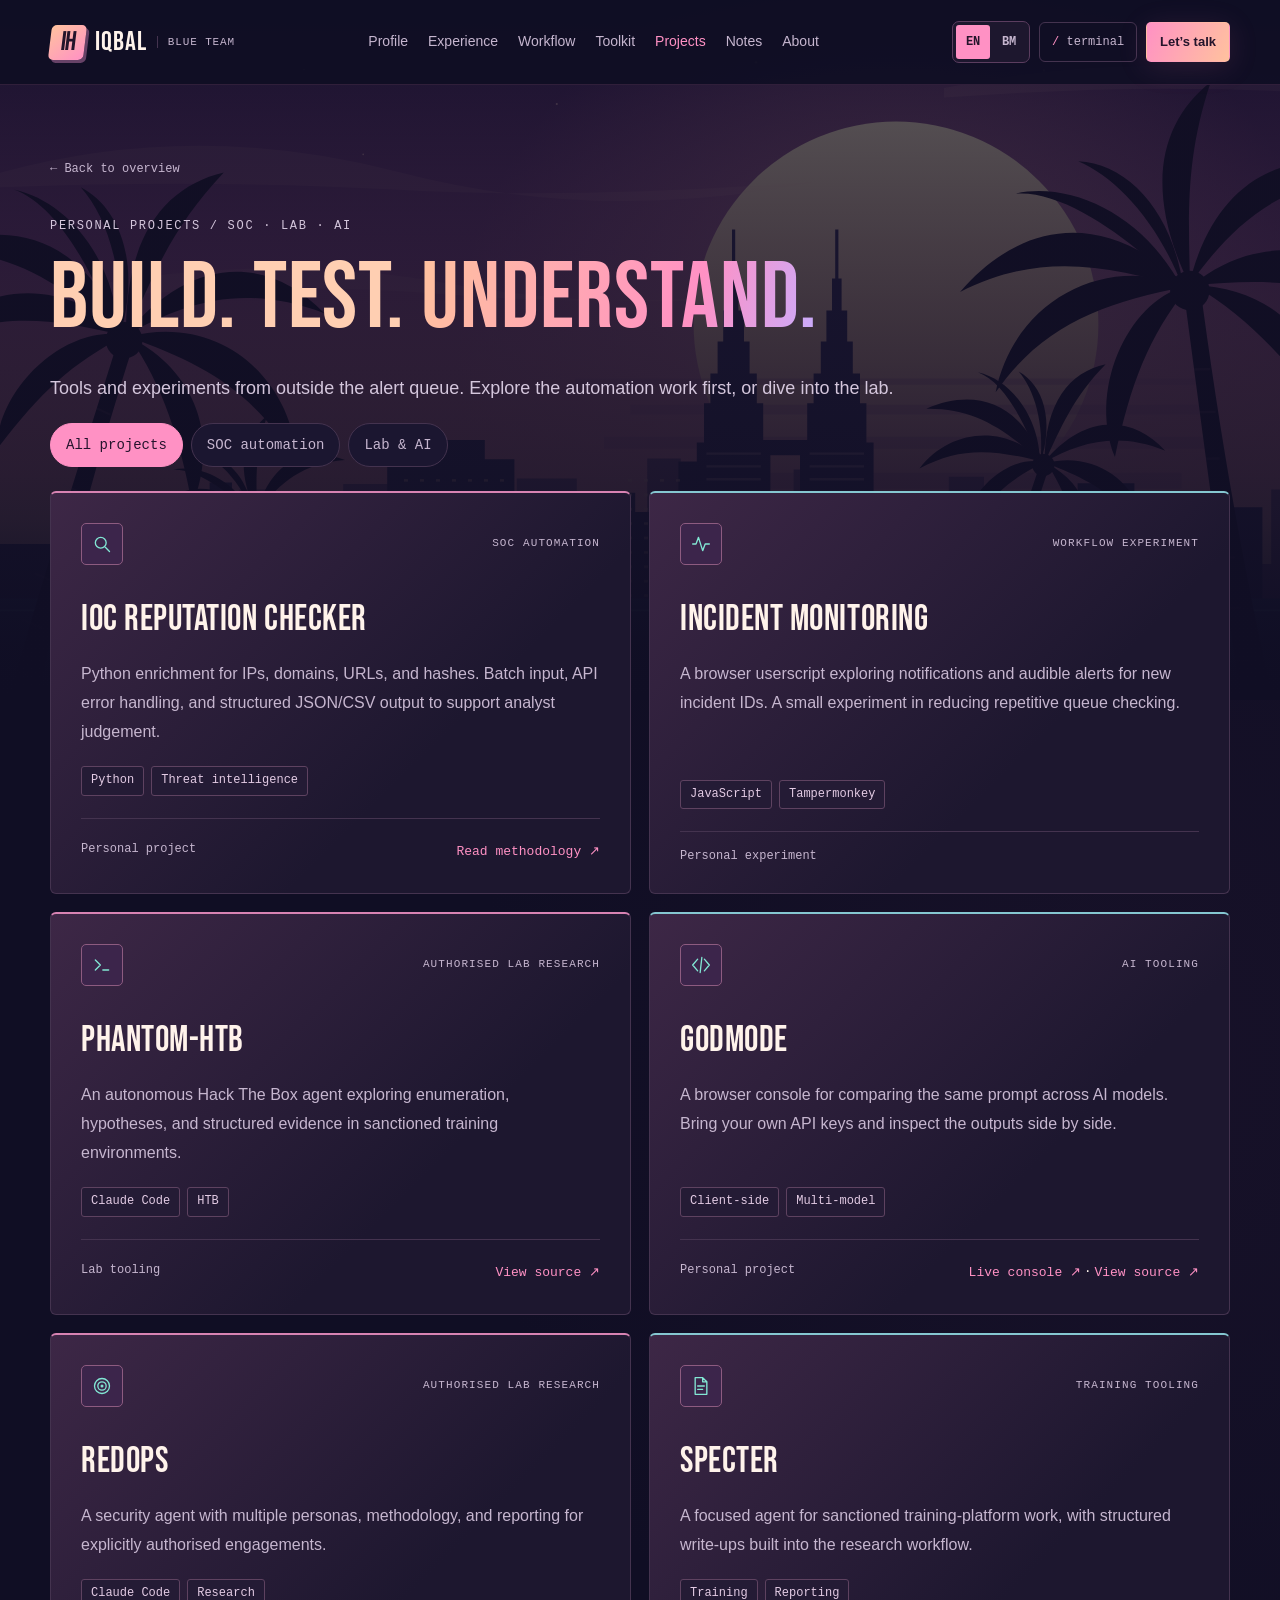
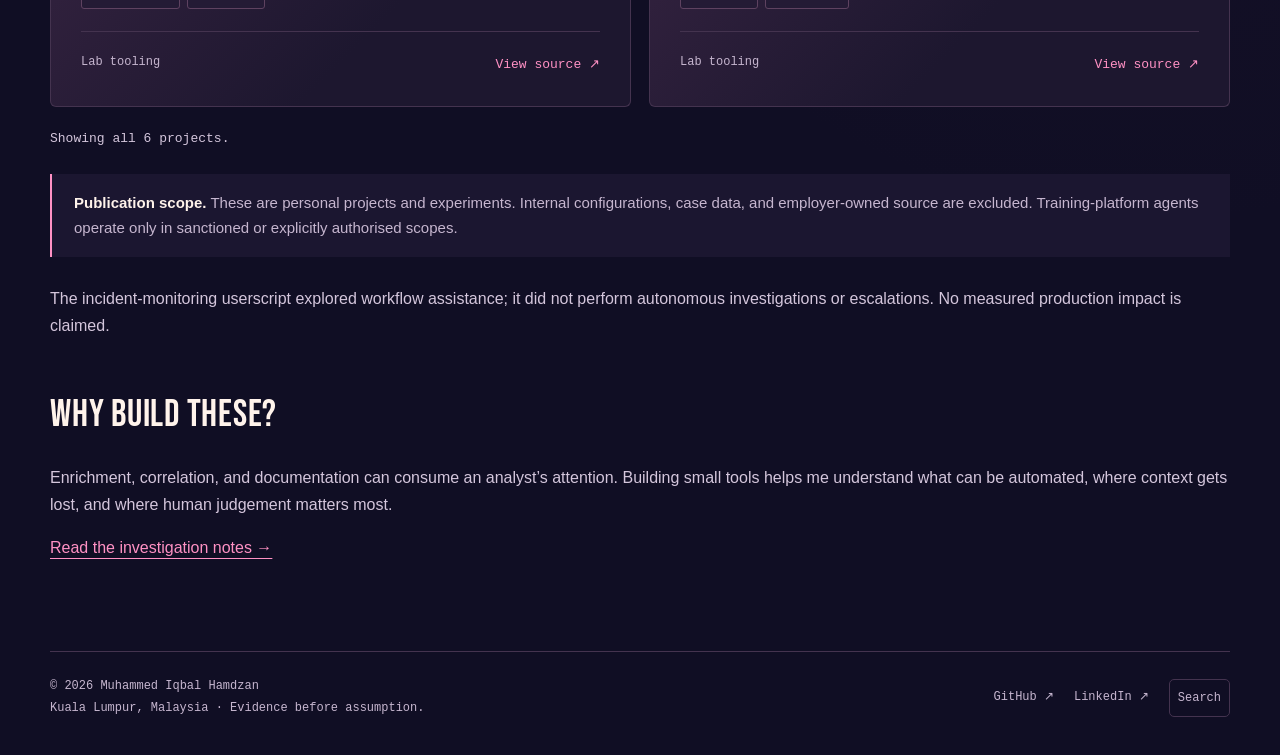
<file: projects.html>
<!doctype html>
<html lang="en"><head>
<meta charset="utf-8">
<meta name="viewport" content="width=device-width, initial-scale=1">
<title>Projects — Iqbal Hamdzan</title>
<meta name="description" content="Personal SOC automation, authorised lab research, and AI tooling by Muhammed Iqbal Hamdzan.">
<meta name="color-scheme" content="dark">
<meta name="theme-color" content="#100e24">
<link rel="canonical" href="https://iqbalhamdzan.xyz/projects.html">
<meta property="og:type" content="website">
<meta property="og:title" content="Projects — Iqbal Hamdzan">
<meta property="og:description" content="Personal SOC automation, authorised lab research, and AI tooling by Muhammed Iqbal Hamdzan.">
<meta property="og:url" content="https://iqbalhamdzan.xyz/projects.html">
<link rel="icon" href="/assets/favicon.svg" type="image/svg+xml">
<link rel="preload" href="/assets/fonts/BebasNeue-Regular.ttf" as="font" type="font/ttf" crossorigin>
<link rel="stylesheet" href="/assets/style.css?v=2026112401">
<!-- Language alternatives -->
<link rel="alternate" hreflang="en" href="https://iqbalhamdzan.xyz/projects.html">
<link rel="alternate" hreflang="ms" href="https://iqbalhamdzan.xyz/ms/projects.html">
<link rel="alternate" hreflang="x-default" href="https://iqbalhamdzan.xyz/projects.html">
<meta property="og:locale" content="en_MY">
<meta property="og:locale:alternate" content="ms_MY">
<script src="/assets/language.js?v=2026112401"></script>
<script src="/assets/translations.js?v=2026112401" defer></script>
<script src="/assets/site.js?v=2026112401" defer></script>
</head>
<body><div class="ambient" aria-hidden="true"></div><a class="skip" href="#main">Skip to content</a>
<header class="site-header"><div class="container header-inner">
<a class="brand" href="/" aria-label="Iqbal SOC home"><span class="brand-monogram" aria-hidden="true">IH</span> IQBAL<small>BLUE TEAM</small></a>
<nav class="desktop-nav" aria-label="Main navigation"><a href="/#profile">Profile</a><a href="/#experience">Experience</a><a href="/#workflow">Workflow</a><a href="/#toolkit">Toolkit</a><a href="/projects.html" aria-current="page">Projects</a><a href="/notes/">Notes</a><a href="/about.html">About</a></nav>
<details class="mobile-menu"><summary>☰ Menu</summary><nav aria-label="Mobile navigation"><a href="/#profile">Profile</a><a href="/#experience">Experience</a><a href="/#workflow">Workflow</a><a href="/#toolkit">Toolkit</a><a href="/projects.html">Projects</a><a href="/notes/">Notes</a><a href="/#credentials">Credentials</a><a href="/about.html">About</a><a href="/#contact">Contact</a><button type="button" class="terminal-trigger" data-open-terminal aria-haspopup="dialog" hidden>/ terminal</button></nav></details>
<div class="header-actions"><nav class="language-switch" aria-label="Language"><a href="/projects.html" data-language="en" lang="en" hreflang="en" aria-label="English" aria-current="page">EN</a><a href="/ms/projects.html" data-language="ms" lang="ms" hreflang="ms" aria-label="Bahasa Melayu">BM</a></nav><button class="terminal-trigger" data-open-terminal aria-haspopup="dialog" hidden><span>/</span> terminal</button><a class="button primary small" href="/#contact">Let’s talk</a></div>
</div></header><div class="container"><main id="main" class="page-content wide"><a class="breadcrumb" href="/">← Back to overview</a><p class="eyebrow">PERSONAL PROJECTS / SOC · LAB · AI</p><h1>Build. Test. <span class="gradient-text">Understand.</span></h1><p class="lede">Tools and experiments from outside the alert queue. Explore the automation work first, or dive into the lab.</p>
<div class="filters" role="group" aria-label="Filter projects" hidden><button class="filter-button" data-filter="all" aria-pressed="true">All projects</button><button class="filter-button" data-filter="soc" aria-pressed="false">SOC automation</button><button class="filter-button" data-filter="lab" aria-pressed="false">Lab &amp; AI</button></div>
<div class="project-grid"><article class="project-card" data-category="soc">
<div class="project-top"><span class="project-icon"><svg class="icon" viewBox="0 0 24 24" fill="none" stroke="currentColor" stroke-width="1.6" stroke-linecap="round" stroke-linejoin="round" aria-hidden="true"><circle cx="10.5" cy="10.5" r="6.5"/><path d="m16 16 5 5"/></svg></span><span class="project-category">SOC AUTOMATION</span></div>
<h3>IOC reputation checker</h3><p>Python enrichment for IPs, domains, URLs, and hashes. Batch input, API error handling, and structured JSON/CSV output to support analyst judgement.</p><div class="tag-row"><span class="tag">Python</span><span class="tag">Threat intelligence</span></div>
<div class="project-bottom"><span>Personal project</span><div><a href="/notes/ioc-enrichment-workflow.html">Read methodology ↗</a></div></div></article><article class="project-card" data-category="soc">
<div class="project-top"><span class="project-icon"><svg class="icon" viewBox="0 0 24 24" fill="none" stroke="currentColor" stroke-width="1.6" stroke-linecap="round" stroke-linejoin="round" aria-hidden="true"><path d="M2 12h4l3-8 5 16 3-8h5"/></svg></span><span class="project-category">WORKFLOW EXPERIMENT</span></div>
<h3>Incident monitoring</h3><p>A browser userscript exploring notifications and audible alerts for new incident IDs. A small experiment in reducing repetitive queue checking.</p><div class="tag-row"><span class="tag">JavaScript</span><span class="tag">Tampermonkey</span></div>
<div class="project-bottom"><span>Personal experiment</span></div></article><article class="project-card" data-category="lab">
<div class="project-top"><span class="project-icon"><svg class="icon" viewBox="0 0 24 24" fill="none" stroke="currentColor" stroke-width="1.6" stroke-linecap="round" stroke-linejoin="round" aria-hidden="true"><path d="m4 6 6 6-6 6M13 18h7"/></svg></span><span class="project-category">AUTHORISED LAB RESEARCH</span></div>
<h3>phantom-htb</h3><p>An autonomous Hack The Box agent exploring enumeration, hypotheses, and structured evidence in sanctioned training environments.</p><div class="tag-row"><span class="tag">Claude Code</span><span class="tag">HTB</span></div>
<div class="project-bottom"><span>Lab tooling</span><div><a href="https://github.com/0xb4bal/phantom-htb">View source ↗</a></div></div></article><article class="project-card" data-category="lab">
<div class="project-top"><span class="project-icon"><svg class="icon" viewBox="0 0 24 24" fill="none" stroke="currentColor" stroke-width="1.6" stroke-linecap="round" stroke-linejoin="round" aria-hidden="true"><path d="m8 5-6 7 6 7m8-14 6 7-6 7m-3-16-2 18"/></svg></span><span class="project-category">AI TOOLING</span></div>
<h3>godmode</h3><p>A browser console for comparing the same prompt across AI models. Bring your own API keys and inspect the outputs side by side.</p><div class="tag-row"><span class="tag">Client-side</span><span class="tag">Multi-model</span></div>
<div class="project-bottom"><span>Personal project</span><div><a href="https://0xb4bal.github.io/godmode">Live console ↗</a> · <a href="https://github.com/0xb4bal/godmode">View source ↗</a></div></div></article><article class="project-card" data-category="lab">
<div class="project-top"><span class="project-icon"><svg class="icon" viewBox="0 0 24 24" fill="none" stroke="currentColor" stroke-width="1.6" stroke-linecap="round" stroke-linejoin="round" aria-hidden="true"><circle cx="12" cy="12" r="9"/><circle cx="12" cy="12" r="5"/><circle cx="12" cy="12" r="1"/></svg></span><span class="project-category">AUTHORISED LAB RESEARCH</span></div>
<h3>redops</h3><p>A security agent with multiple personas, methodology, and reporting for explicitly authorised engagements.</p><div class="tag-row"><span class="tag">Claude Code</span><span class="tag">Research</span></div>
<div class="project-bottom"><span>Lab tooling</span><div><a href="https://github.com/0xb4bal/redops">View source ↗</a></div></div></article><article class="project-card" data-category="lab">
<div class="project-top"><span class="project-icon"><svg class="icon" viewBox="0 0 24 24" fill="none" stroke="currentColor" stroke-width="1.6" stroke-linecap="round" stroke-linejoin="round" aria-hidden="true"><path d="M14 2H5v20h14V7zM14 2v5h5M8 12h8M8 16h6"/></svg></span><span class="project-category">TRAINING TOOLING</span></div>
<h3>specter</h3><p>A focused agent for sanctioned training-platform work, with structured write-ups built into the research workflow.</p><div class="tag-row"><span class="tag">Training</span><span class="tag">Reporting</span></div>
<div class="project-bottom"><span>Lab tooling</span><div><a href="https://github.com/0xb4bal/specter">View source ↗</a></div></div></article></div><p class="result-count" role="status" aria-live="polite" hidden>Showing all 6 projects.</p>
<div class="note"><strong>Publication scope.</strong> These are personal projects and experiments. Internal configurations, case data, and employer-owned source are excluded. Training-platform agents operate only in sanctioned or explicitly authorised scopes.</div>
<p class="dim">The incident-monitoring userscript explored workflow assistance; it did not perform autonomous investigations or escalations. No measured production impact is claimed.</p>
<h2>Why build these?</h2><p>Enrichment, correlation, and documentation can consume an analyst’s attention. Building small tools helps me understand what can be automated, where context gets lost, and where human judgement matters most.</p><p><a href="/notes/">Read the investigation notes →</a></p></main><footer class="site-footer"><div>© <span data-year>2026</span> Muhammed Iqbal Hamdzan<br>Kuala Lumpur, Malaysia · Evidence before assumption.</div><div class="footer-links"><a href="https://github.com/0xb4bal">GitHub ↗</a><a href="https://www.linkedin.com/in/iqbalhamdzan">LinkedIn ↗</a><button class="footer-button command-trigger" aria-haspopup="dialog" hidden>Search</button></div></footer></div><dialog class="terminal" id="terminal" aria-labelledby="terminal-title">
<div class="dialog-bar"><span id="terminal-title"><span class="window-dots" aria-hidden="true"><i></i><i></i><i></i></span>visitor@iqbal-soc: ~</span><button class="dialog-close" data-close aria-label="Close terminal">ESC ×</button></div>
<div class="terminal-output" role="log" aria-label="Terminal output" aria-live="polite" tabindex="0"><p class="terminal-command">Welcome to the analyst’s console.</p><p class="terminal-response">Explore the portfolio with a command. Type help to begin.</p></div>
<form class="terminal-form"><label for="terminal-input">visitor:~$</label><input id="terminal-input" name="command" aria-label="Terminal command" placeholder="help" autocomplete="off" autocapitalize="off" spellcheck="false" maxlength="120"><button type="submit">Run ↵</button></form>
<div class="terminal-suggestions" aria-label="Suggested commands"><button type="button" data-command="whoami">whoami</button><button type="button" data-command="skills">skills</button><button type="button" data-command="workflow">workflow</button><button type="button" data-command="help">help</button></div><div class="terminal-caption">Portfolio navigation only · / to open · ↑ ↓ command history · Esc to close</div></dialog>
<dialog id="command-palette" class="palette" aria-label="Find a page"><div class="palette-top"><svg class="icon" viewBox="0 0 24 24" fill="none" stroke="currentColor" stroke-width="1.6" stroke-linecap="round" stroke-linejoin="round" aria-hidden="true"><circle cx="10.5" cy="10.5" r="6.5"/><path d="m16 16 5 5"/></svg><input type="search" aria-label="Search pages" placeholder="Find a page or section…" autocomplete="off"><button class="dialog-close" data-close aria-label="Close search">ESC</button></div><div class="palette-results">
<a href="/">Home<small>Overview</small></a>
<a href="/#profile">Analyst profile<small>About</small></a>
<a href="/#experience">Experience<small>Career</small></a>
<a href="/#workflow">Investigation workflow<small>Six steps</small></a>
<a href="/#toolkit">Toolkit<small>Skills</small></a>
<a href="/#credentials">Credentials<small>Education</small></a>
<a href="/projects.html">Projects<small>SOC, lab & AI</small></a>
<a href="/notes/">Detection notes<small>Notebook</small></a>
<a href="/notes/ioc-enrichment-workflow.html">Enriching an IP without trusting reputation<small>Read</small></a>
<a href="/notes/alert-to-disposition.html">From alert to defensible assessment<small>Read</small></a>
<a href="/about.html">About & contact<small>Background</small></a>
<p class="palette-empty" hidden>No matching pages. Try “workflow” or “notes”.</p></div><div class="terminal-caption">↑ ↓ to navigate · Enter to open · Esc to close</div></dialog></body></html>
</file>
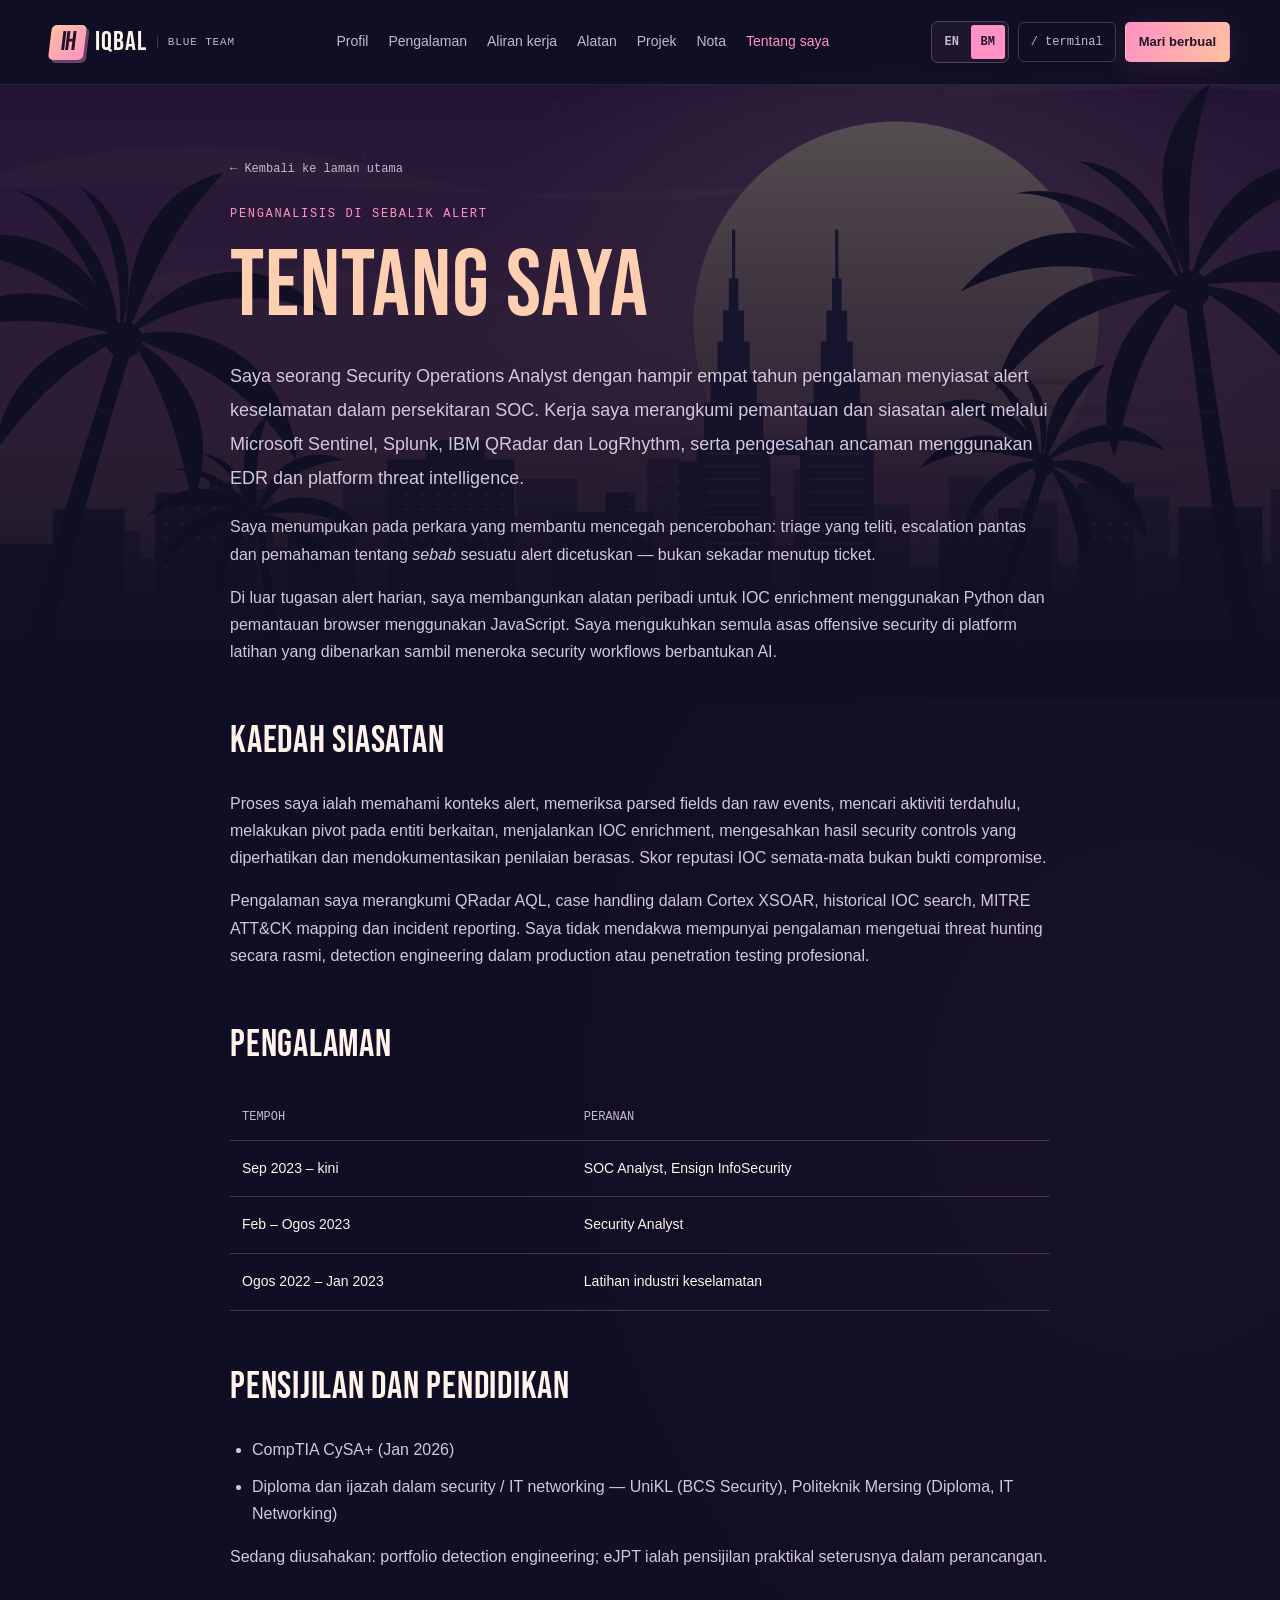
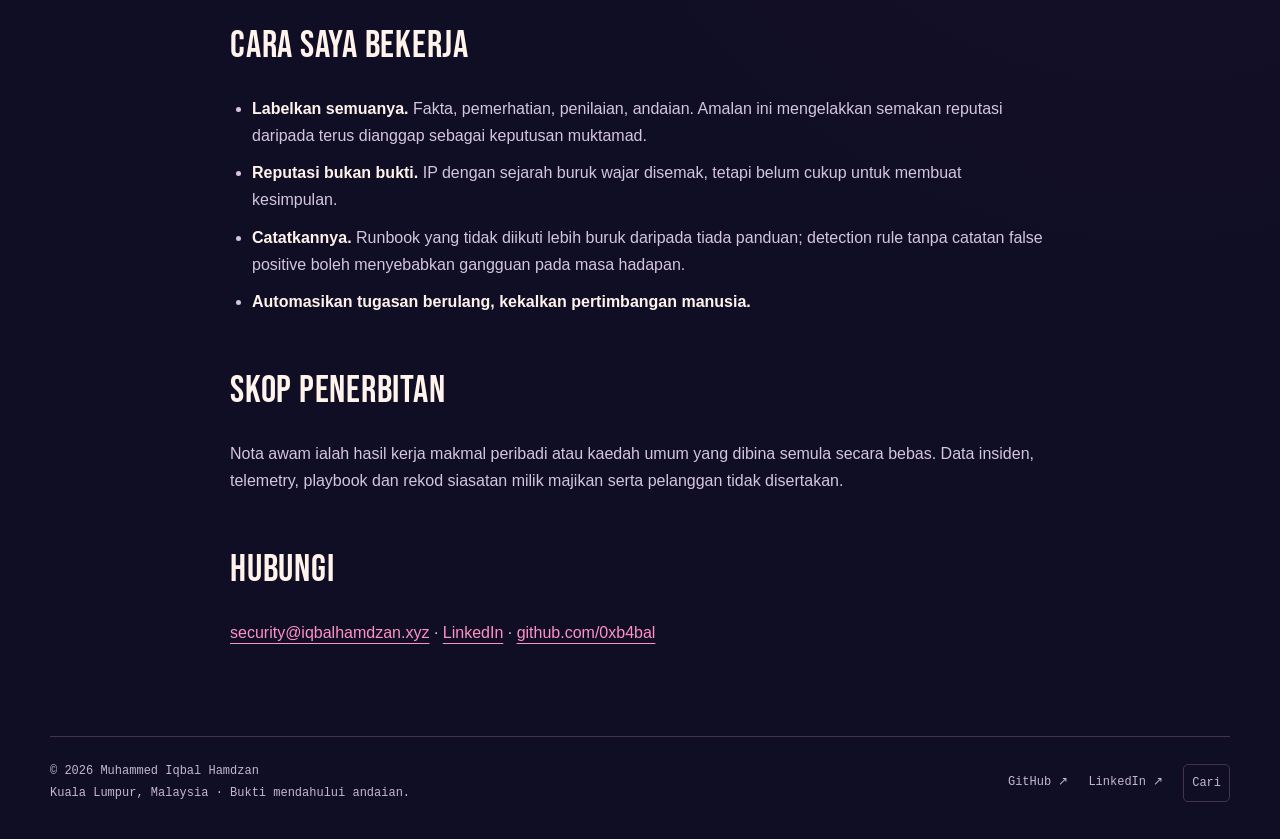
<file: ms/about.html>
<!doctype html>
<html lang="ms"><head>
<meta charset="utf-8">
<meta name="viewport" content="width=device-width, initial-scale=1">
<title>Tentang saya — Muhammed Iqbal Hamdzan</title>
<meta name="description" content="Security Operations Analyst di Kuala Lumpur: pengalaman, pensijilan dan cara saya bekerja.">
<meta name="color-scheme" content="dark">
<meta name="theme-color" content="#100e24">
<link rel="canonical" href="https://iqbalhamdzan.xyz/ms/about.html">
<meta property="og:type" content="website">
<meta property="og:title" content="Tentang saya — Muhammed Iqbal Hamdzan">
<meta property="og:description" content="Security Operations Analyst di Kuala Lumpur: pengalaman, pensijilan dan cara saya bekerja.">
<meta property="og:url" content="https://iqbalhamdzan.xyz/ms/about.html">
<link rel="icon" href="/assets/favicon.svg" type="image/svg+xml">
<link rel="preload" href="/assets/fonts/BebasNeue-Regular.ttf" as="font" type="font/ttf" crossorigin>
<link rel="stylesheet" href="/assets/style.css?v=2026112401">
<!-- Language alternatives -->
<link rel="alternate" hreflang="en" href="https://iqbalhamdzan.xyz/about.html">
<link rel="alternate" hreflang="ms" href="https://iqbalhamdzan.xyz/ms/about.html">
<link rel="alternate" hreflang="x-default" href="https://iqbalhamdzan.xyz/about.html">
<meta property="og:locale" content="ms_MY">
<meta property="og:locale:alternate" content="en_MY">
<script src="/assets/language.js?v=2026112401"></script>
<script src="/assets/translations.js?v=2026112401" defer></script>
<script src="/assets/site.js?v=2026112401" defer></script>
</head>
<body><div class="ambient" aria-hidden="true"></div><a class="skip" href="#main">Langkau ke kandungan</a>
<header class="site-header"><div class="container header-inner">
<a class="brand" href="/ms/" aria-label="Laman utama Iqbal SOC"><span class="brand-monogram" aria-hidden="true">IH</span> IQBAL<small>BLUE TEAM</small></a>
<nav class="desktop-nav" aria-label="Navigasi utama"><a href="/ms/#profile">Profil</a><a href="/ms/#experience">Pengalaman</a><a href="/ms/#workflow">Aliran kerja</a><a href="/ms/#toolkit">Alatan</a><a href="/ms/projects.html">Projek</a><a href="/ms/notes/">Nota</a><a href="/ms/about.html" aria-current="page">Tentang saya</a></nav>
<details class="mobile-menu"><summary>☰ Menu</summary><nav aria-label="Navigasi mudah alih"><a href="/ms/#profile">Profil</a><a href="/ms/#experience">Pengalaman</a><a href="/ms/#workflow">Aliran kerja</a><a href="/ms/#toolkit">Alatan</a><a href="/ms/projects.html">Projek</a><a href="/ms/notes/">Nota</a><a href="/ms/#credentials">Kelayakan</a><a href="/ms/about.html">Tentang saya</a><a href="/ms/#contact">Hubungi</a><button type="button" class="terminal-trigger" data-open-terminal aria-haspopup="dialog" hidden>/ terminal</button></nav></details>
<div class="header-actions"><nav class="language-switch" aria-label="Bahasa"><a href="/about.html" data-language="en" lang="en" hreflang="en" aria-label="English">EN</a><a href="/ms/about.html" data-language="ms" lang="ms" hreflang="ms" aria-label="Bahasa Melayu" aria-current="page">BM</a></nav><button class="terminal-trigger" data-open-terminal aria-haspopup="dialog" hidden><span>/</span> terminal</button><a class="button primary small" href="/ms/#contact">Mari berbual</a></div>
</div></header><div class="container"><main id="main" class="page-content"><a class="breadcrumb" href="/ms/">← Kembali ke laman utama</a><div class="eyebrow">PENGANALISIS DI SEBALIK ALERT</div>
<h1>Tentang saya</h1>
<p class="lede">Saya seorang Security Operations Analyst dengan hampir empat tahun pengalaman menyiasat alert keselamatan dalam persekitaran SOC. Kerja saya merangkumi pemantauan dan siasatan alert melalui Microsoft Sentinel, Splunk, IBM QRadar dan LogRhythm, serta pengesahan ancaman menggunakan EDR dan platform threat intelligence.</p>

<p>Saya menumpukan pada perkara yang membantu mencegah pencerobohan: triage yang teliti, escalation pantas dan pemahaman tentang <em>sebab</em> sesuatu alert dicetuskan — bukan sekadar menutup ticket.</p>

<p>Di luar tugasan alert harian, saya membangunkan alatan peribadi untuk IOC enrichment menggunakan Python dan pemantauan browser menggunakan JavaScript. Saya mengukuhkan semula asas offensive security di platform latihan yang dibenarkan sambil meneroka security workflows berbantukan AI.</p>

<h2>Kaedah siasatan</h2><p>Proses saya ialah memahami konteks alert, memeriksa parsed fields dan raw events, mencari aktiviti terdahulu, melakukan pivot pada entiti berkaitan, menjalankan IOC enrichment, mengesahkan hasil security controls yang diperhatikan dan mendokumentasikan penilaian berasas. Skor reputasi IOC semata-mata bukan bukti compromise.</p><p>Pengalaman saya merangkumi QRadar AQL, case handling dalam Cortex XSOAR, historical IOC search, MITRE ATT&amp;CK mapping dan incident reporting. Saya tidak mendakwa mempunyai pengalaman mengetuai threat hunting secara rasmi, detection engineering dalam production atau penetration testing profesional.</p><h2>Pengalaman</h2>
<table>
  <tr><th>Tempoh</th><th>Peranan</th></tr>
  <tr><td>Sep 2023 – kini</td><td>SOC Analyst, Ensign InfoSecurity</td></tr>
  <tr><td>Feb – Ogos 2023</td><td>Security Analyst</td></tr>
  <tr><td>Ogos 2022 – Jan 2023</td><td>Latihan industri keselamatan</td></tr>
</table>

<h2>Pensijilan dan pendidikan</h2>
<ul>
  <li>CompTIA CySA+ (Jan 2026)</li>
  <li>Diploma dan ijazah dalam security / IT networking — UniKL (BCS Security), Politeknik Mersing (Diploma, IT Networking)</li>
</ul>
<p class="dim">Sedang diusahakan: portfolio detection engineering; eJPT ialah pensijilan praktikal seterusnya dalam perancangan.</p>

<h2>Cara saya bekerja</h2>
<ul>
  <li><strong>Labelkan semuanya.</strong> Fakta, pemerhatian, penilaian, andaian. Amalan ini mengelakkan semakan reputasi daripada terus dianggap sebagai keputusan muktamad.</li>
  <li><strong>Reputasi bukan bukti.</strong> IP dengan sejarah buruk wajar disemak, tetapi belum cukup untuk membuat kesimpulan.</li>
  <li><strong>Catatkannya.</strong> Runbook yang tidak diikuti lebih buruk daripada tiada panduan; detection rule tanpa catatan false positive boleh menyebabkan gangguan pada masa hadapan.</li>
  <li><strong>Automasikan tugasan berulang, kekalkan pertimbangan manusia.</strong></li>
</ul>

<h2>Skop penerbitan</h2>
<p>Nota awam ialah hasil kerja makmal peribadi atau kaedah umum yang dibina semula secara bebas. Data insiden, telemetry, playbook dan rekod siasatan milik majikan serta pelanggan tidak disertakan.</p>

<h2>Hubungi</h2>
<p><a href="mailto:security@iqbalhamdzan.xyz">security@iqbalhamdzan.xyz</a> ·
<a href="https://www.linkedin.com/in/iqbalhamdzan">LinkedIn</a> ·
<a href="https://github.com/0xb4bal">github.com/0xb4bal</a></p>

</main><footer class="site-footer"><div>© <span data-year>2026</span> Muhammed Iqbal Hamdzan<br>Kuala Lumpur, Malaysia · Bukti mendahului andaian.</div><div class="footer-links"><a href="https://github.com/0xb4bal">GitHub ↗</a><a href="https://www.linkedin.com/in/iqbalhamdzan">LinkedIn ↗</a><button class="footer-button command-trigger" aria-haspopup="dialog" hidden>Cari</button></div></footer></div><dialog class="terminal" id="terminal" aria-labelledby="terminal-title">
<div class="dialog-bar"><span id="terminal-title"><span class="window-dots" aria-hidden="true"><i></i><i></i><i></i></span>visitor@iqbal-soc: ~</span><button class="dialog-close" data-close aria-label="Tutup terminal">ESC ×</button></div>
<div class="terminal-output" role="log" aria-label="Output terminal" aria-live="polite" tabindex="0"><p class="terminal-command">Selamat datang ke konsol penganalisis.</p><p class="terminal-response">Terokai portfolio melalui arahan. Taip help untuk bermula.</p></div>
<form class="terminal-form"><label for="terminal-input">visitor:~$</label><input id="terminal-input" name="command" aria-label="Arahan terminal" placeholder="help" autocomplete="off" autocapitalize="off" spellcheck="false" maxlength="120"><button type="submit">Jalankan ↵</button></form>
<div class="terminal-suggestions" aria-label="Cadangan arahan"><button type="button" data-command="whoami">whoami</button><button type="button" data-command="skills">skills</button><button type="button" data-command="workflow">workflow</button><button type="button" data-command="help">help</button></div><div class="terminal-caption">Navigasi portfolio sahaja · / untuk buka · ↑ ↓ sejarah arahan · Esc untuk tutup</div></dialog>
<dialog id="command-palette" class="palette" aria-label="Cari halaman"><div class="palette-top"><svg class="icon" viewBox="0 0 24 24" fill="none" stroke="currentColor" stroke-width="1.6" stroke-linecap="round" stroke-linejoin="round" aria-hidden="true"><circle cx="10.5" cy="10.5" r="6.5"/><path d="m16 16 5 5"/></svg><input type="search" aria-label="Cari halaman" placeholder="Cari halaman atau bahagian…" autocomplete="off"><button class="dialog-close" data-close aria-label="Tutup carian">ESC</button></div><div class="palette-results">
<a href="/ms/">Utama<small>Gambaran keseluruhan</small></a>
<a href="/ms/#profile">Profil penganalisis<small>Tentang saya</small></a>
<a href="/ms/#experience">Pengalaman<small>Kerjaya</small></a>
<a href="/ms/#workflow">Aliran kerja siasatan<small>Enam langkah</small></a>
<a href="/ms/#toolkit">Alatan<small>Kemahiran</small></a>
<a href="/ms/#credentials">Kelayakan<small>Pendidikan</small></a>
<a href="/ms/projects.html">Projek<small>SOC, makmal &amp; AI</small></a>
<a href="/ms/notes/">Detection notes<small>Buku nota</small></a>
<a href="/ms/notes/ioc-enrichment-workflow.html">IOC enrichment tanpa bergantung pada reputasi IP<small>Baca</small></a>
<a href="/ms/notes/alert-to-disposition.html">Daripada alert kepada penilaian berasas<small>Baca</small></a>
<a href="/ms/about.html">Latar belakang &amp; hubungan<small>Latar belakang</small></a>
<p class="palette-empty" hidden>Tiada halaman sepadan. Cuba “aliran kerja” atau “nota”.</p></div><div class="terminal-caption">↑ ↓ untuk navigasi · Enter untuk buka · Esc untuk tutup</div></dialog></body></html>
</file>
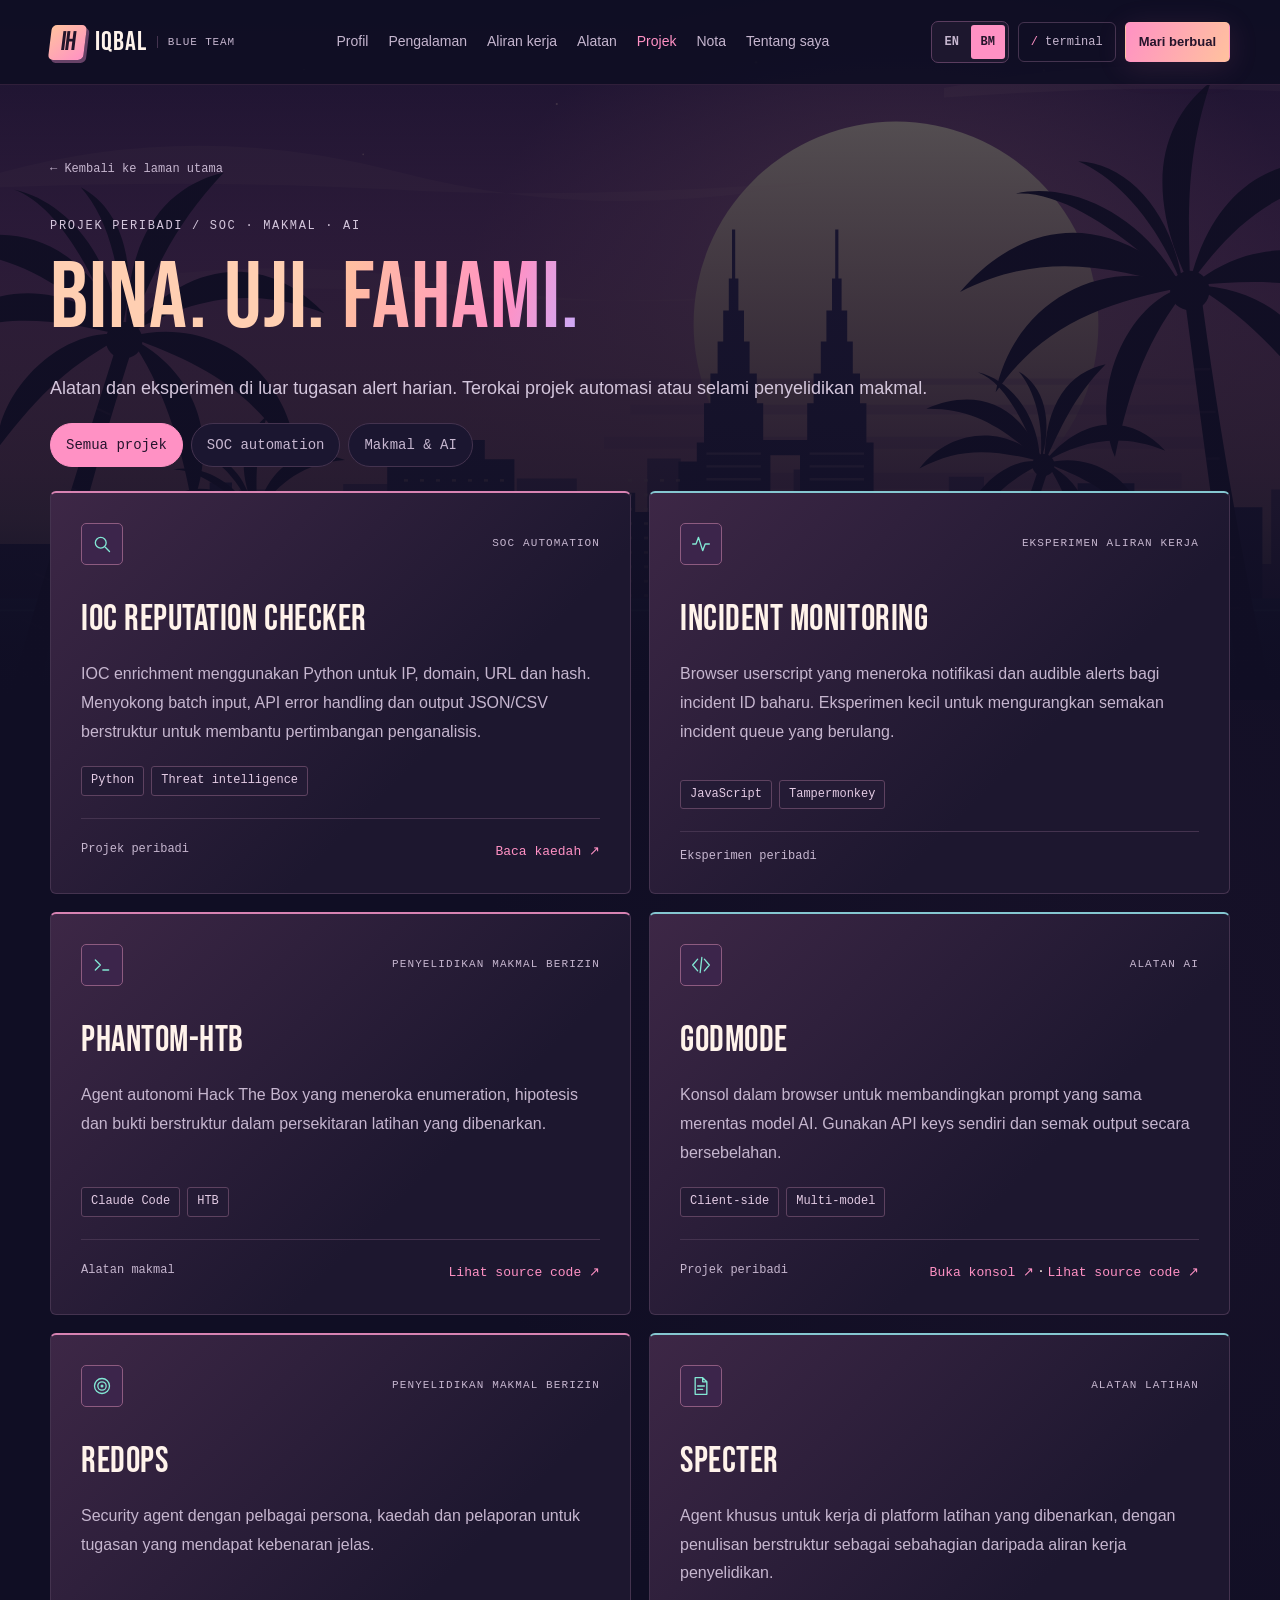
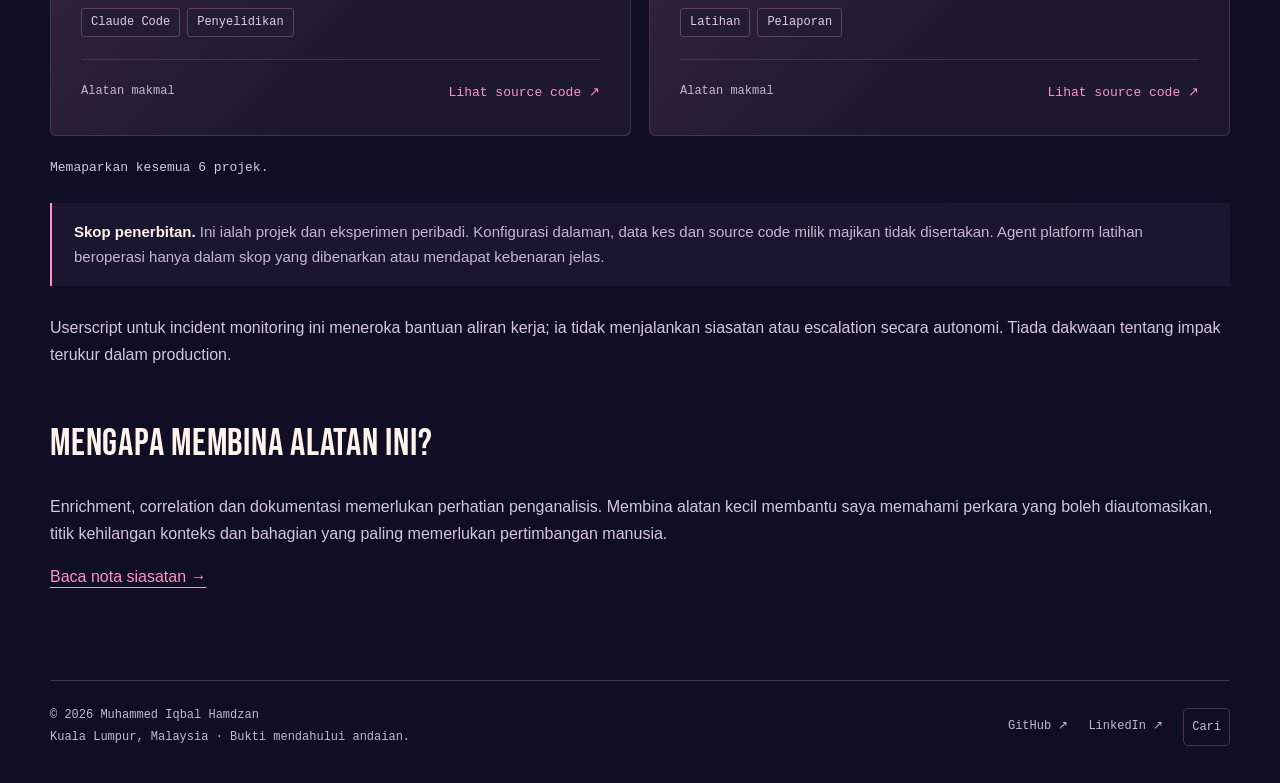
<file: ms/projects.html>
<!doctype html>
<html lang="ms"><head>
<meta charset="utf-8">
<meta name="viewport" content="width=device-width, initial-scale=1">
<title>Projek — Iqbal Hamdzan</title>
<meta name="description" content="SOC automation peribadi, penyelidikan makmal berizin dan alatan AI oleh Muhammed Iqbal Hamdzan.">
<meta name="color-scheme" content="dark">
<meta name="theme-color" content="#100e24">
<link rel="canonical" href="https://iqbalhamdzan.xyz/ms/projects.html">
<meta property="og:type" content="website">
<meta property="og:title" content="Projek — Iqbal Hamdzan">
<meta property="og:description" content="SOC automation peribadi, penyelidikan makmal berizin dan alatan AI oleh Muhammed Iqbal Hamdzan.">
<meta property="og:url" content="https://iqbalhamdzan.xyz/ms/projects.html">
<link rel="icon" href="/assets/favicon.svg" type="image/svg+xml">
<link rel="preload" href="/assets/fonts/BebasNeue-Regular.ttf" as="font" type="font/ttf" crossorigin>
<link rel="stylesheet" href="/assets/style.css?v=2026112401">
<!-- Language alternatives -->
<link rel="alternate" hreflang="en" href="https://iqbalhamdzan.xyz/projects.html">
<link rel="alternate" hreflang="ms" href="https://iqbalhamdzan.xyz/ms/projects.html">
<link rel="alternate" hreflang="x-default" href="https://iqbalhamdzan.xyz/projects.html">
<meta property="og:locale" content="ms_MY">
<meta property="og:locale:alternate" content="en_MY">
<script src="/assets/language.js?v=2026112401"></script>
<script src="/assets/translations.js?v=2026112401" defer></script>
<script src="/assets/site.js?v=2026112401" defer></script>
</head>
<body><div class="ambient" aria-hidden="true"></div><a class="skip" href="#main">Langkau ke kandungan</a>
<header class="site-header"><div class="container header-inner">
<a class="brand" href="/ms/" aria-label="Laman utama Iqbal SOC"><span class="brand-monogram" aria-hidden="true">IH</span> IQBAL<small>BLUE TEAM</small></a>
<nav class="desktop-nav" aria-label="Navigasi utama"><a href="/ms/#profile">Profil</a><a href="/ms/#experience">Pengalaman</a><a href="/ms/#workflow">Aliran kerja</a><a href="/ms/#toolkit">Alatan</a><a href="/ms/projects.html" aria-current="page">Projek</a><a href="/ms/notes/">Nota</a><a href="/ms/about.html">Tentang saya</a></nav>
<details class="mobile-menu"><summary>☰ Menu</summary><nav aria-label="Navigasi mudah alih"><a href="/ms/#profile">Profil</a><a href="/ms/#experience">Pengalaman</a><a href="/ms/#workflow">Aliran kerja</a><a href="/ms/#toolkit">Alatan</a><a href="/ms/projects.html">Projek</a><a href="/ms/notes/">Nota</a><a href="/ms/#credentials">Kelayakan</a><a href="/ms/about.html">Tentang saya</a><a href="/ms/#contact">Hubungi</a><button type="button" class="terminal-trigger" data-open-terminal aria-haspopup="dialog" hidden>/ terminal</button></nav></details>
<div class="header-actions"><nav class="language-switch" aria-label="Bahasa"><a href="/projects.html" data-language="en" lang="en" hreflang="en" aria-label="English">EN</a><a href="/ms/projects.html" data-language="ms" lang="ms" hreflang="ms" aria-label="Bahasa Melayu" aria-current="page">BM</a></nav><button class="terminal-trigger" data-open-terminal aria-haspopup="dialog" hidden><span>/</span> terminal</button><a class="button primary small" href="/ms/#contact">Mari berbual</a></div>
</div></header><div class="container"><main id="main" class="page-content wide"><a class="breadcrumb" href="/ms/">← Kembali ke laman utama</a><p class="eyebrow">PROJEK PERIBADI / SOC · MAKMAL · AI</p><h1>Bina. Uji. <span class="gradient-text">Fahami.</span></h1><p class="lede">Alatan dan eksperimen di luar tugasan alert harian. Terokai projek automasi atau selami penyelidikan makmal.</p>
<div class="filters" role="group" aria-label="Tapis projek" hidden><button class="filter-button" data-filter="all" aria-pressed="true">Semua projek</button><button class="filter-button" data-filter="soc" aria-pressed="false">SOC automation</button><button class="filter-button" data-filter="lab" aria-pressed="false">Makmal &amp; AI</button></div>
<div class="project-grid"><article class="project-card" data-category="soc">
<div class="project-top"><span class="project-icon"><svg class="icon" viewBox="0 0 24 24" fill="none" stroke="currentColor" stroke-width="1.6" stroke-linecap="round" stroke-linejoin="round" aria-hidden="true"><circle cx="10.5" cy="10.5" r="6.5"/><path d="m16 16 5 5"/></svg></span><span class="project-category">SOC AUTOMATION</span></div>
<h3>IOC reputation checker</h3><p>IOC enrichment menggunakan Python untuk IP, domain, URL dan hash. Menyokong batch input, API error handling dan output JSON/CSV berstruktur untuk membantu pertimbangan penganalisis.</p><div class="tag-row"><span class="tag">Python</span><span class="tag">Threat intelligence</span></div>
<div class="project-bottom"><span>Projek peribadi</span><div><a href="/ms/notes/ioc-enrichment-workflow.html">Baca kaedah ↗</a></div></div></article><article class="project-card" data-category="soc">
<div class="project-top"><span class="project-icon"><svg class="icon" viewBox="0 0 24 24" fill="none" stroke="currentColor" stroke-width="1.6" stroke-linecap="round" stroke-linejoin="round" aria-hidden="true"><path d="M2 12h4l3-8 5 16 3-8h5"/></svg></span><span class="project-category">EKSPERIMEN ALIRAN KERJA</span></div>
<h3>Incident monitoring</h3><p>Browser userscript yang meneroka notifikasi dan audible alerts bagi incident ID baharu. Eksperimen kecil untuk mengurangkan semakan incident queue yang berulang.</p><div class="tag-row"><span class="tag">JavaScript</span><span class="tag">Tampermonkey</span></div>
<div class="project-bottom"><span>Eksperimen peribadi</span></div></article><article class="project-card" data-category="lab">
<div class="project-top"><span class="project-icon"><svg class="icon" viewBox="0 0 24 24" fill="none" stroke="currentColor" stroke-width="1.6" stroke-linecap="round" stroke-linejoin="round" aria-hidden="true"><path d="m4 6 6 6-6 6M13 18h7"/></svg></span><span class="project-category">PENYELIDIKAN MAKMAL BERIZIN</span></div>
<h3>phantom-htb</h3><p>Agent autonomi Hack The Box yang meneroka enumeration, hipotesis dan bukti berstruktur dalam persekitaran latihan yang dibenarkan.</p><div class="tag-row"><span class="tag">Claude Code</span><span class="tag">HTB</span></div>
<div class="project-bottom"><span>Alatan makmal</span><div><a href="https://github.com/0xb4bal/phantom-htb">Lihat source code ↗</a></div></div></article><article class="project-card" data-category="lab">
<div class="project-top"><span class="project-icon"><svg class="icon" viewBox="0 0 24 24" fill="none" stroke="currentColor" stroke-width="1.6" stroke-linecap="round" stroke-linejoin="round" aria-hidden="true"><path d="m8 5-6 7 6 7m8-14 6 7-6 7m-3-16-2 18"/></svg></span><span class="project-category">ALATAN AI</span></div>
<h3>godmode</h3><p>Konsol dalam browser untuk membandingkan prompt yang sama merentas model AI. Gunakan API keys sendiri dan semak output secara bersebelahan.</p><div class="tag-row"><span class="tag">Client-side</span><span class="tag">Multi-model</span></div>
<div class="project-bottom"><span>Projek peribadi</span><div><a href="https://0xb4bal.github.io/godmode">Buka konsol ↗</a> · <a href="https://github.com/0xb4bal/godmode">Lihat source code ↗</a></div></div></article><article class="project-card" data-category="lab">
<div class="project-top"><span class="project-icon"><svg class="icon" viewBox="0 0 24 24" fill="none" stroke="currentColor" stroke-width="1.6" stroke-linecap="round" stroke-linejoin="round" aria-hidden="true"><circle cx="12" cy="12" r="9"/><circle cx="12" cy="12" r="5"/><circle cx="12" cy="12" r="1"/></svg></span><span class="project-category">PENYELIDIKAN MAKMAL BERIZIN</span></div>
<h3>redops</h3><p>Security agent dengan pelbagai persona, kaedah dan pelaporan untuk tugasan yang mendapat kebenaran jelas.</p><div class="tag-row"><span class="tag">Claude Code</span><span class="tag">Penyelidikan</span></div>
<div class="project-bottom"><span>Alatan makmal</span><div><a href="https://github.com/0xb4bal/redops">Lihat source code ↗</a></div></div></article><article class="project-card" data-category="lab">
<div class="project-top"><span class="project-icon"><svg class="icon" viewBox="0 0 24 24" fill="none" stroke="currentColor" stroke-width="1.6" stroke-linecap="round" stroke-linejoin="round" aria-hidden="true"><path d="M14 2H5v20h14V7zM14 2v5h5M8 12h8M8 16h6"/></svg></span><span class="project-category">ALATAN LATIHAN</span></div>
<h3>specter</h3><p>Agent khusus untuk kerja di platform latihan yang dibenarkan, dengan penulisan berstruktur sebagai sebahagian daripada aliran kerja penyelidikan.</p><div class="tag-row"><span class="tag">Latihan</span><span class="tag">Pelaporan</span></div>
<div class="project-bottom"><span>Alatan makmal</span><div><a href="https://github.com/0xb4bal/specter">Lihat source code ↗</a></div></div></article></div><p class="result-count" role="status" aria-live="polite" hidden>Memaparkan kesemua 6 projek.</p>
<div class="note"><strong>Skop penerbitan.</strong> Ini ialah projek dan eksperimen peribadi. Konfigurasi dalaman, data kes dan source code milik majikan tidak disertakan. Agent platform latihan beroperasi hanya dalam skop yang dibenarkan atau mendapat kebenaran jelas.</div>
<p class="dim">Userscript untuk incident monitoring ini meneroka bantuan aliran kerja; ia tidak menjalankan siasatan atau escalation secara autonomi. Tiada dakwaan tentang impak terukur dalam production.</p>
<h2>Mengapa membina alatan ini?</h2><p>Enrichment, correlation dan dokumentasi memerlukan perhatian penganalisis. Membina alatan kecil membantu saya memahami perkara yang boleh diautomasikan, titik kehilangan konteks dan bahagian yang paling memerlukan pertimbangan manusia.</p><p><a href="/ms/notes/">Baca nota siasatan →</a></p></main><footer class="site-footer"><div>© <span data-year>2026</span> Muhammed Iqbal Hamdzan<br>Kuala Lumpur, Malaysia · Bukti mendahului andaian.</div><div class="footer-links"><a href="https://github.com/0xb4bal">GitHub ↗</a><a href="https://www.linkedin.com/in/iqbalhamdzan">LinkedIn ↗</a><button class="footer-button command-trigger" aria-haspopup="dialog" hidden>Cari</button></div></footer></div><dialog class="terminal" id="terminal" aria-labelledby="terminal-title">
<div class="dialog-bar"><span id="terminal-title"><span class="window-dots" aria-hidden="true"><i></i><i></i><i></i></span>visitor@iqbal-soc: ~</span><button class="dialog-close" data-close aria-label="Tutup terminal">ESC ×</button></div>
<div class="terminal-output" role="log" aria-label="Output terminal" aria-live="polite" tabindex="0"><p class="terminal-command">Selamat datang ke konsol penganalisis.</p><p class="terminal-response">Terokai portfolio melalui arahan. Taip help untuk bermula.</p></div>
<form class="terminal-form"><label for="terminal-input">visitor:~$</label><input id="terminal-input" name="command" aria-label="Arahan terminal" placeholder="help" autocomplete="off" autocapitalize="off" spellcheck="false" maxlength="120"><button type="submit">Jalankan ↵</button></form>
<div class="terminal-suggestions" aria-label="Cadangan arahan"><button type="button" data-command="whoami">whoami</button><button type="button" data-command="skills">skills</button><button type="button" data-command="workflow">workflow</button><button type="button" data-command="help">help</button></div><div class="terminal-caption">Navigasi portfolio sahaja · / untuk buka · ↑ ↓ sejarah arahan · Esc untuk tutup</div></dialog>
<dialog id="command-palette" class="palette" aria-label="Cari halaman"><div class="palette-top"><svg class="icon" viewBox="0 0 24 24" fill="none" stroke="currentColor" stroke-width="1.6" stroke-linecap="round" stroke-linejoin="round" aria-hidden="true"><circle cx="10.5" cy="10.5" r="6.5"/><path d="m16 16 5 5"/></svg><input type="search" aria-label="Cari halaman" placeholder="Cari halaman atau bahagian…" autocomplete="off"><button class="dialog-close" data-close aria-label="Tutup carian">ESC</button></div><div class="palette-results">
<a href="/ms/">Utama<small>Gambaran keseluruhan</small></a>
<a href="/ms/#profile">Profil penganalisis<small>Tentang saya</small></a>
<a href="/ms/#experience">Pengalaman<small>Kerjaya</small></a>
<a href="/ms/#workflow">Aliran kerja siasatan<small>Enam langkah</small></a>
<a href="/ms/#toolkit">Alatan<small>Kemahiran</small></a>
<a href="/ms/#credentials">Kelayakan<small>Pendidikan</small></a>
<a href="/ms/projects.html">Projek<small>SOC, makmal &amp; AI</small></a>
<a href="/ms/notes/">Detection notes<small>Buku nota</small></a>
<a href="/ms/notes/ioc-enrichment-workflow.html">IOC enrichment tanpa bergantung pada reputasi IP<small>Baca</small></a>
<a href="/ms/notes/alert-to-disposition.html">Daripada alert kepada penilaian berasas<small>Baca</small></a>
<a href="/ms/about.html">Latar belakang &amp; hubungan<small>Latar belakang</small></a>
<p class="palette-empty" hidden>Tiada halaman sepadan. Cuba “aliran kerja” atau “nota”.</p></div><div class="terminal-caption">↑ ↓ untuk navigasi · Enter untuk buka · Esc untuk tutup</div></dialog></body></html>
</file>
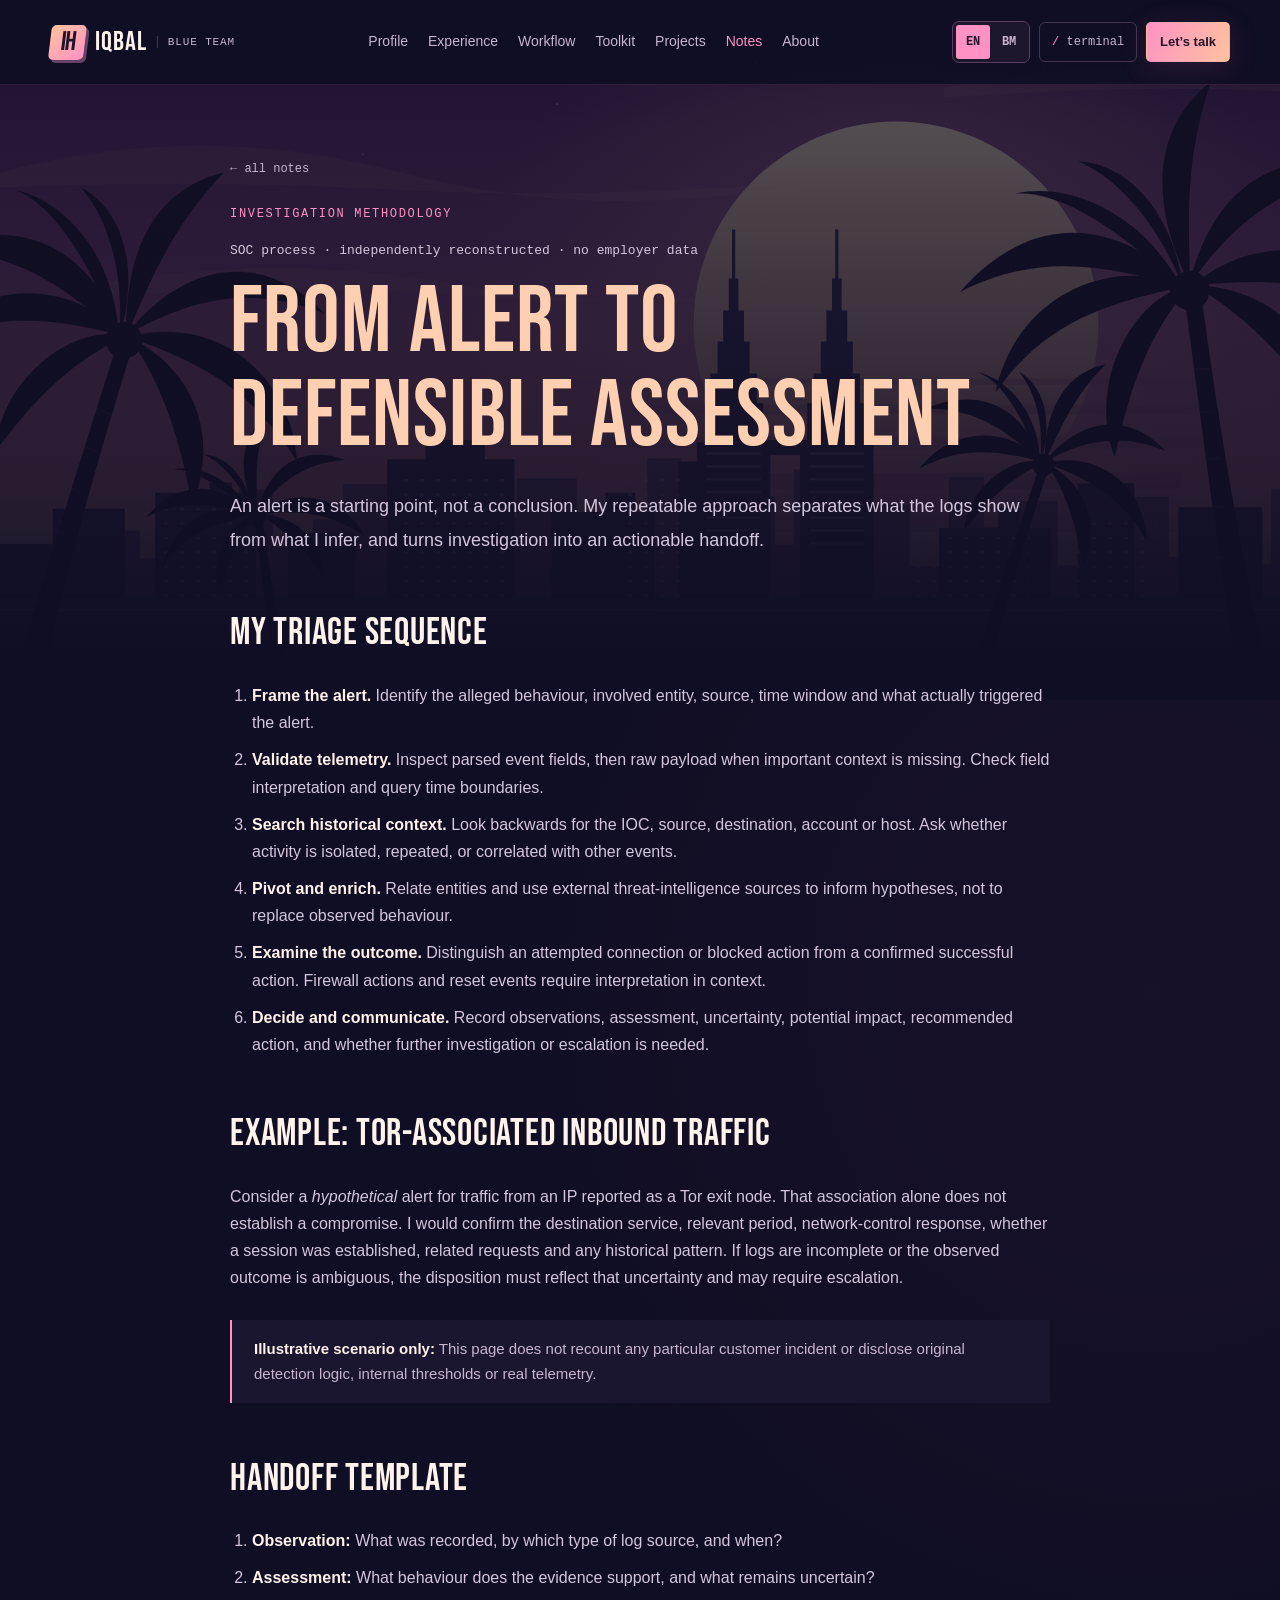
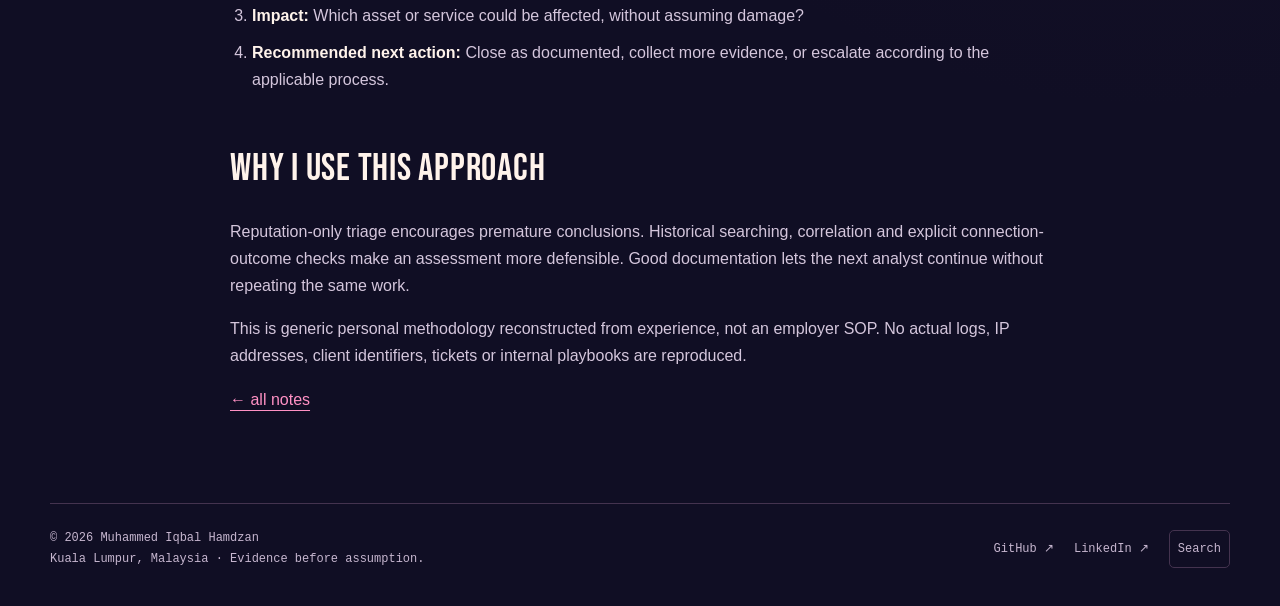
<file: notes/alert-to-disposition.html>
<!doctype html>
<html lang="en"><head>
<meta charset="utf-8">
<meta name="viewport" content="width=device-width, initial-scale=1">
<title>From alert to defensible assessment — notes</title>
<meta name="description" content="A generic, independently reconstructed SOC investigation method: alert context, historical pivots, control outcomes, and evidence-labelled assessment.">
<meta name="color-scheme" content="dark">
<meta name="theme-color" content="#100e24">
<link rel="canonical" href="https://iqbalhamdzan.xyz/notes/alert-to-disposition.html">
<meta property="og:type" content="article">
<meta property="og:title" content="From alert to defensible assessment — notes">
<meta property="og:description" content="A generic, independently reconstructed SOC investigation method: alert context, historical pivots, control outcomes, and evidence-labelled assessment.">
<meta property="og:url" content="https://iqbalhamdzan.xyz/notes/alert-to-disposition.html">
<link rel="icon" href="/assets/favicon.svg" type="image/svg+xml">
<link rel="preload" href="/assets/fonts/BebasNeue-Regular.ttf" as="font" type="font/ttf" crossorigin>
<link rel="stylesheet" href="/assets/style.css?v=2026112401">
<!-- Language alternatives -->
<link rel="alternate" hreflang="en" href="https://iqbalhamdzan.xyz/notes/alert-to-disposition.html">
<link rel="alternate" hreflang="ms" href="https://iqbalhamdzan.xyz/ms/notes/alert-to-disposition.html">
<link rel="alternate" hreflang="x-default" href="https://iqbalhamdzan.xyz/notes/alert-to-disposition.html">
<meta property="og:locale" content="en_MY">
<meta property="og:locale:alternate" content="ms_MY">
<script src="/assets/language.js?v=2026112401"></script>
<script src="/assets/translations.js?v=2026112401" defer></script>
<script src="/assets/site.js?v=2026112401" defer></script>
</head>
<body><div class="ambient" aria-hidden="true"></div><a class="skip" href="#main">Skip to content</a>
<header class="site-header"><div class="container header-inner">
<a class="brand" href="/" aria-label="Iqbal SOC home"><span class="brand-monogram" aria-hidden="true">IH</span> IQBAL<small>BLUE TEAM</small></a>
<nav class="desktop-nav" aria-label="Main navigation"><a href="/#profile">Profile</a><a href="/#experience">Experience</a><a href="/#workflow">Workflow</a><a href="/#toolkit">Toolkit</a><a href="/projects.html">Projects</a><a href="/notes/" aria-current="page">Notes</a><a href="/about.html">About</a></nav>
<details class="mobile-menu"><summary>☰ Menu</summary><nav aria-label="Mobile navigation"><a href="/#profile">Profile</a><a href="/#experience">Experience</a><a href="/#workflow">Workflow</a><a href="/#toolkit">Toolkit</a><a href="/projects.html">Projects</a><a href="/notes/">Notes</a><a href="/#credentials">Credentials</a><a href="/about.html">About</a><a href="/#contact">Contact</a><button type="button" class="terminal-trigger" data-open-terminal aria-haspopup="dialog" hidden>/ terminal</button></nav></details>
<div class="header-actions"><nav class="language-switch" aria-label="Language"><a href="/notes/alert-to-disposition.html" data-language="en" lang="en" hreflang="en" aria-label="English" aria-current="page">EN</a><a href="/ms/notes/alert-to-disposition.html" data-language="ms" lang="ms" hreflang="ms" aria-label="Bahasa Melayu">BM</a></nav><button class="terminal-trigger" data-open-terminal aria-haspopup="dialog" hidden><span>/</span> terminal</button><a class="button primary small" href="/#contact">Let’s talk</a></div>
</div></header><div class="container"><main id="main" class="page-content"><a class="breadcrumb" href="/notes/">← all notes</a><div class="eyebrow">INVESTIGATION METHODOLOGY</div><p class="mono dim">SOC process · independently reconstructed · no employer data</p><h1>From alert to defensible assessment</h1><p class="lede">An alert is a starting point, not a conclusion. My repeatable approach separates what the logs show from what I infer, and turns investigation into an actionable handoff.</p>
<h2>My triage sequence</h2><ol>
<li><strong>Frame the alert.</strong> Identify the alleged behaviour, involved entity, source, time window and what actually triggered the alert.</li>
<li><strong>Validate telemetry.</strong> Inspect parsed event fields, then raw payload when important context is missing. Check field interpretation and query time boundaries.</li>
<li><strong>Search historical context.</strong> Look backwards for the IOC, source, destination, account or host. Ask whether activity is isolated, repeated, or correlated with other events.</li>
<li><strong>Pivot and enrich.</strong> Relate entities and use external threat-intelligence sources to inform hypotheses, not to replace observed behaviour.</li>
<li><strong>Examine the outcome.</strong> Distinguish an attempted connection or blocked action from a confirmed successful action. Firewall actions and reset events require interpretation in context.</li>
<li><strong>Decide and communicate.</strong> Record observations, assessment, uncertainty, potential impact, recommended action, and whether further investigation or escalation is needed.</li></ol>
<h2>Example: Tor-associated inbound traffic</h2><p>Consider a <em>hypothetical</em> alert for traffic from an IP reported as a Tor exit node. That association alone does not establish a compromise. I would confirm the destination service, relevant period, network-control response, whether a session was established, related requests and any historical pattern. If logs are incomplete or the observed outcome is ambiguous, the disposition must reflect that uncertainty and may require escalation.</p>
<div class="note"><p><strong>Illustrative scenario only:</strong> This page does not recount any particular customer incident or disclose original detection logic, internal thresholds or real telemetry.</p></div>
<h2>Handoff template</h2><ol><li><strong>Observation:</strong> What was recorded, by which type of log source, and when?</li><li><strong>Assessment:</strong> What behaviour does the evidence support, and what remains uncertain?</li><li><strong>Impact:</strong> Which asset or service could be affected, without assuming damage?</li><li><strong>Recommended next action:</strong> Close as documented, collect more evidence, or escalate according to the applicable process.</li></ol>
<h2>Why I use this approach</h2><p>Reputation-only triage encourages premature conclusions. Historical searching, correlation and explicit connection-outcome checks make an assessment more defensible. Good documentation lets the next analyst continue without repeating the same work.</p><p class="dim">This is generic personal methodology reconstructed from experience, not an employer SOP. No actual logs, IP addresses, client identifiers, tickets or internal playbooks are reproduced.</p><p class="dim"><a href="/notes/">&larr; all notes</a></p></main><footer class="site-footer"><div>© <span data-year>2026</span> Muhammed Iqbal Hamdzan<br>Kuala Lumpur, Malaysia · Evidence before assumption.</div><div class="footer-links"><a href="https://github.com/0xb4bal">GitHub ↗</a><a href="https://www.linkedin.com/in/iqbalhamdzan">LinkedIn ↗</a><button class="footer-button command-trigger" aria-haspopup="dialog" hidden>Search</button></div></footer></div><dialog class="terminal" id="terminal" aria-labelledby="terminal-title">
<div class="dialog-bar"><span id="terminal-title"><span class="window-dots" aria-hidden="true"><i></i><i></i><i></i></span>visitor@iqbal-soc: ~</span><button class="dialog-close" data-close aria-label="Close terminal">ESC ×</button></div>
<div class="terminal-output" role="log" aria-label="Terminal output" aria-live="polite" tabindex="0"><p class="terminal-command">Welcome to the analyst’s console.</p><p class="terminal-response">Explore the portfolio with a command. Type help to begin.</p></div>
<form class="terminal-form"><label for="terminal-input">visitor:~$</label><input id="terminal-input" name="command" aria-label="Terminal command" placeholder="help" autocomplete="off" autocapitalize="off" spellcheck="false" maxlength="120"><button type="submit">Run ↵</button></form>
<div class="terminal-suggestions" aria-label="Suggested commands"><button type="button" data-command="whoami">whoami</button><button type="button" data-command="skills">skills</button><button type="button" data-command="workflow">workflow</button><button type="button" data-command="help">help</button></div><div class="terminal-caption">Portfolio navigation only · / to open · ↑ ↓ command history · Esc to close</div></dialog>
<dialog id="command-palette" class="palette" aria-label="Find a page"><div class="palette-top"><svg class="icon" viewBox="0 0 24 24" fill="none" stroke="currentColor" stroke-width="1.6" stroke-linecap="round" stroke-linejoin="round" aria-hidden="true"><circle cx="10.5" cy="10.5" r="6.5"/><path d="m16 16 5 5"/></svg><input type="search" aria-label="Search pages" placeholder="Find a page or section…" autocomplete="off"><button class="dialog-close" data-close aria-label="Close search">ESC</button></div><div class="palette-results">
<a href="/">Home<small>Overview</small></a>
<a href="/#profile">Analyst profile<small>About</small></a>
<a href="/#experience">Experience<small>Career</small></a>
<a href="/#workflow">Investigation workflow<small>Six steps</small></a>
<a href="/#toolkit">Toolkit<small>Skills</small></a>
<a href="/#credentials">Credentials<small>Education</small></a>
<a href="/projects.html">Projects<small>SOC, lab & AI</small></a>
<a href="/notes/">Detection notes<small>Notebook</small></a>
<a href="/notes/ioc-enrichment-workflow.html">Enriching an IP without trusting reputation<small>Read</small></a>
<a href="/notes/alert-to-disposition.html">From alert to defensible assessment<small>Read</small></a>
<a href="/about.html">About & contact<small>Background</small></a>
<p class="palette-empty" hidden>No matching pages. Try “workflow” or “notes”.</p></div><div class="terminal-caption">↑ ↓ to navigate · Enter to open · Esc to close</div></dialog></body></html>
</file>
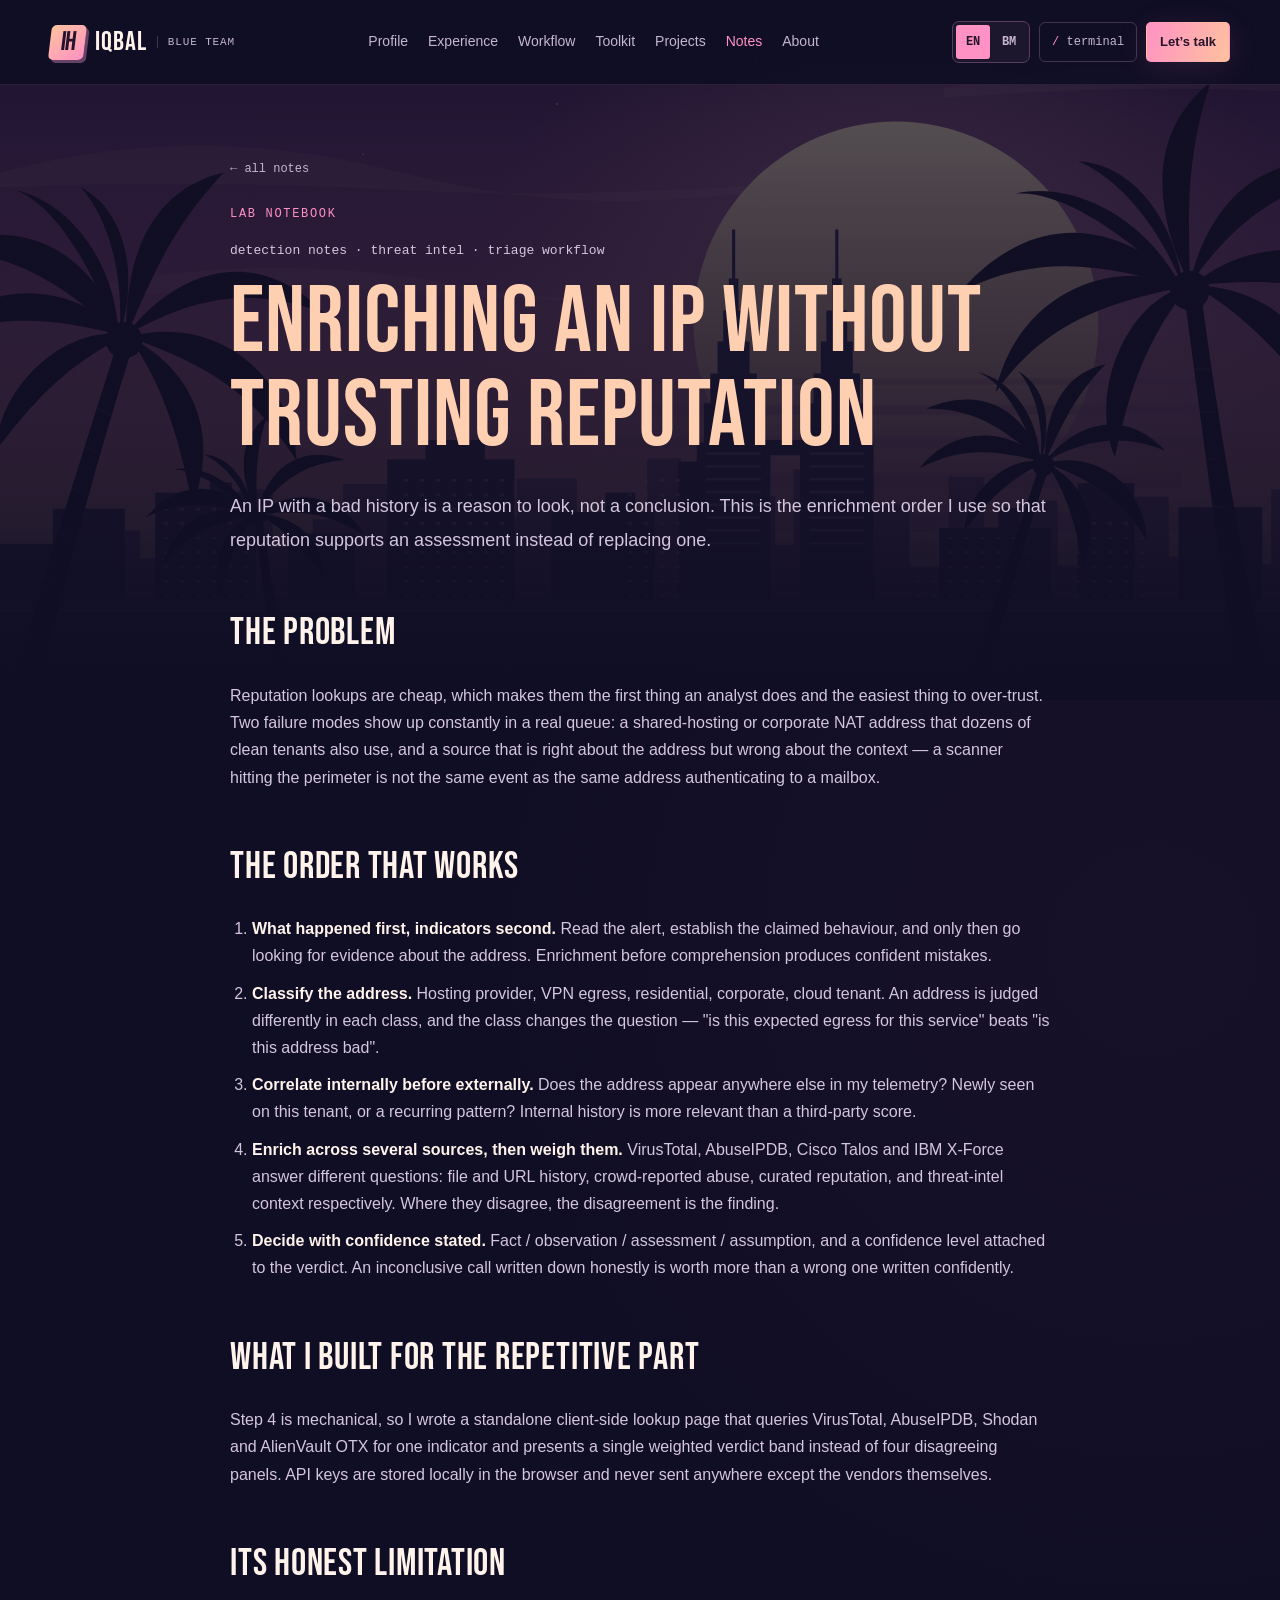
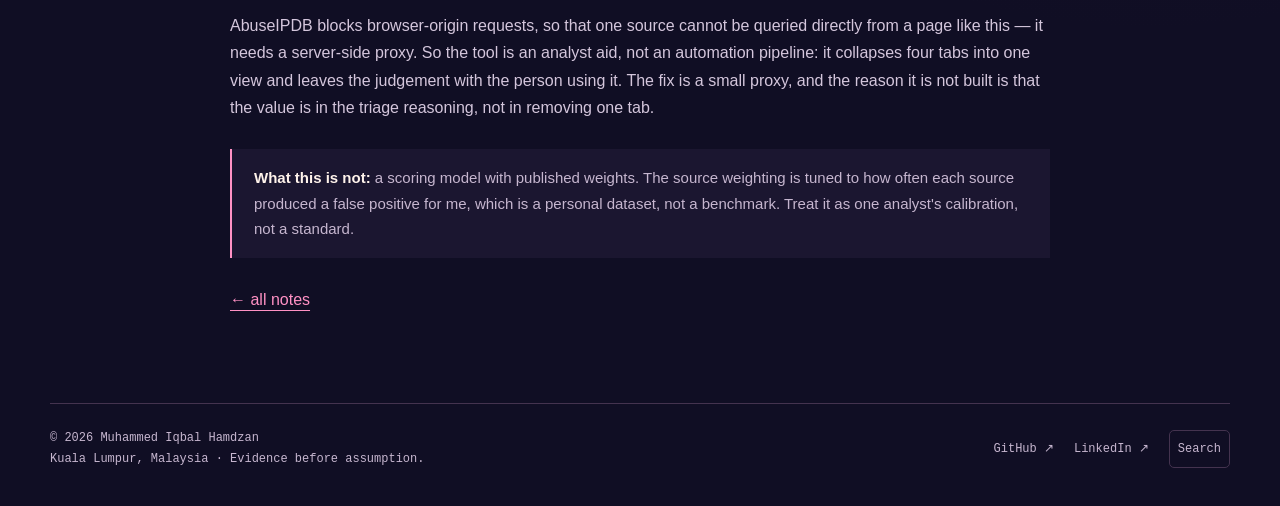
<file: notes/ioc-enrichment-workflow.html>
<!doctype html>
<html lang="en"><head>
<meta charset="utf-8">
<meta name="viewport" content="width=device-width, initial-scale=1">
<title>Enriching an IP without trusting reputation — notes</title>
<meta name="description" content="An enrichment and triage workflow that treats reputation as supporting evidence, with the honest limitations of the tooling.">
<meta name="color-scheme" content="dark">
<meta name="theme-color" content="#100e24">
<link rel="canonical" href="https://iqbalhamdzan.xyz/notes/ioc-enrichment-workflow.html">
<meta property="og:type" content="article">
<meta property="og:title" content="Enriching an IP without trusting reputation — notes">
<meta property="og:description" content="An enrichment and triage workflow that treats reputation as supporting evidence, with the honest limitations of the tooling.">
<meta property="og:url" content="https://iqbalhamdzan.xyz/notes/ioc-enrichment-workflow.html">
<link rel="icon" href="/assets/favicon.svg" type="image/svg+xml">
<link rel="preload" href="/assets/fonts/BebasNeue-Regular.ttf" as="font" type="font/ttf" crossorigin>
<link rel="stylesheet" href="/assets/style.css?v=2026112401">
<!-- Language alternatives -->
<link rel="alternate" hreflang="en" href="https://iqbalhamdzan.xyz/notes/ioc-enrichment-workflow.html">
<link rel="alternate" hreflang="ms" href="https://iqbalhamdzan.xyz/ms/notes/ioc-enrichment-workflow.html">
<link rel="alternate" hreflang="x-default" href="https://iqbalhamdzan.xyz/notes/ioc-enrichment-workflow.html">
<meta property="og:locale" content="en_MY">
<meta property="og:locale:alternate" content="ms_MY">
<script src="/assets/language.js?v=2026112401"></script>
<script src="/assets/translations.js?v=2026112401" defer></script>
<script src="/assets/site.js?v=2026112401" defer></script>
</head>
<body><div class="ambient" aria-hidden="true"></div><a class="skip" href="#main">Skip to content</a>
<header class="site-header"><div class="container header-inner">
<a class="brand" href="/" aria-label="Iqbal SOC home"><span class="brand-monogram" aria-hidden="true">IH</span> IQBAL<small>BLUE TEAM</small></a>
<nav class="desktop-nav" aria-label="Main navigation"><a href="/#profile">Profile</a><a href="/#experience">Experience</a><a href="/#workflow">Workflow</a><a href="/#toolkit">Toolkit</a><a href="/projects.html">Projects</a><a href="/notes/" aria-current="page">Notes</a><a href="/about.html">About</a></nav>
<details class="mobile-menu"><summary>☰ Menu</summary><nav aria-label="Mobile navigation"><a href="/#profile">Profile</a><a href="/#experience">Experience</a><a href="/#workflow">Workflow</a><a href="/#toolkit">Toolkit</a><a href="/projects.html">Projects</a><a href="/notes/">Notes</a><a href="/#credentials">Credentials</a><a href="/about.html">About</a><a href="/#contact">Contact</a><button type="button" class="terminal-trigger" data-open-terminal aria-haspopup="dialog" hidden>/ terminal</button></nav></details>
<div class="header-actions"><nav class="language-switch" aria-label="Language"><a href="/notes/ioc-enrichment-workflow.html" data-language="en" lang="en" hreflang="en" aria-label="English" aria-current="page">EN</a><a href="/ms/notes/ioc-enrichment-workflow.html" data-language="ms" lang="ms" hreflang="ms" aria-label="Bahasa Melayu">BM</a></nav><button class="terminal-trigger" data-open-terminal aria-haspopup="dialog" hidden><span>/</span> terminal</button><a class="button primary small" href="/#contact">Let’s talk</a></div>
</div></header><div class="container"><main id="main" class="page-content"><a class="breadcrumb" href="/notes/">← all notes</a><div class="eyebrow">LAB NOTEBOOK</div>
<p class="mono dim">detection notes &middot; threat intel &middot; triage workflow</p>
<h1>Enriching an IP without trusting reputation</h1>
<p class="lede">An IP with a bad history is a reason to look, not a conclusion. This is the enrichment order I
use so that reputation supports an assessment instead of replacing one.</p>

<h2>The problem</h2>
<p>Reputation lookups are cheap, which makes them the first thing an analyst does and the easiest thing to
over-trust. Two failure modes show up constantly in a real queue: a shared-hosting or corporate NAT address
that dozens of clean tenants also use, and a source that is right about the address but wrong about the
context — a scanner hitting the perimeter is not the same event as the same address authenticating to a
mailbox.</p>

<h2>The order that works</h2>
<ol>
  <li><strong>What happened first, indicators second.</strong> Read the alert, establish the claimed behaviour,
  and only then go looking for evidence about the address. Enrichment before comprehension produces confident
  mistakes.</li>
  <li><strong>Classify the address.</strong> Hosting provider, VPN egress, residential, corporate, cloud
  tenant. An address is judged differently in each class, and the class changes the question — "is this
  expected egress for this service" beats "is this address bad".</li>
  <li><strong>Correlate internally before externally.</strong> Does the address appear anywhere else in my
  telemetry? Newly seen on this tenant, or a recurring pattern? Internal history is more relevant than a
  third-party score.</li>
  <li><strong>Enrich across several sources, then weigh them.</strong> VirusTotal, AbuseIPDB, Cisco Talos and
  IBM X-Force answer different questions: file and URL history, crowd-reported abuse, curated reputation, and
  threat-intel context respectively. Where they disagree, the disagreement is the finding.</li>
  <li><strong>Decide with confidence stated.</strong> Fact / observation / assessment / assumption, and a
  confidence level attached to the verdict. An inconclusive call written down honestly is worth more than a
  wrong one written confidently.</li>
</ol>

<h2>What I built for the repetitive part</h2>
<p>Step 4 is mechanical, so I wrote a standalone client-side lookup page that queries VirusTotal, AbuseIPDB,
Shodan and AlienVault OTX for one indicator and presents a single weighted verdict band instead of four
disagreeing panels. API keys are stored locally in the browser and never sent anywhere except the vendors
themselves.</p>

<h2>Its honest limitation</h2>
<p>AbuseIPDB blocks browser-origin requests, so that one source cannot be queried directly from a page like
this — it needs a server-side proxy. So the tool is an analyst aid, not an automation pipeline: it collapses
four tabs into one view and leaves the judgement with the person using it. The fix is a small proxy, and the
reason it is not built is that the value is in the triage reasoning, not in removing one tab.</p>

<div class="note"><p><strong>What this is not:</strong> a scoring model with published weights. The source
weighting is tuned to how often each source produced a false positive for me, which is a personal dataset, not
a benchmark. Treat it as one analyst's calibration, not a standard.</p></div>

<p class="dim"><a href="/notes/">&larr; all notes</a></p>

</main><footer class="site-footer"><div>© <span data-year>2026</span> Muhammed Iqbal Hamdzan<br>Kuala Lumpur, Malaysia · Evidence before assumption.</div><div class="footer-links"><a href="https://github.com/0xb4bal">GitHub ↗</a><a href="https://www.linkedin.com/in/iqbalhamdzan">LinkedIn ↗</a><button class="footer-button command-trigger" aria-haspopup="dialog" hidden>Search</button></div></footer></div><dialog class="terminal" id="terminal" aria-labelledby="terminal-title">
<div class="dialog-bar"><span id="terminal-title"><span class="window-dots" aria-hidden="true"><i></i><i></i><i></i></span>visitor@iqbal-soc: ~</span><button class="dialog-close" data-close aria-label="Close terminal">ESC ×</button></div>
<div class="terminal-output" role="log" aria-label="Terminal output" aria-live="polite" tabindex="0"><p class="terminal-command">Welcome to the analyst’s console.</p><p class="terminal-response">Explore the portfolio with a command. Type help to begin.</p></div>
<form class="terminal-form"><label for="terminal-input">visitor:~$</label><input id="terminal-input" name="command" aria-label="Terminal command" placeholder="help" autocomplete="off" autocapitalize="off" spellcheck="false" maxlength="120"><button type="submit">Run ↵</button></form>
<div class="terminal-suggestions" aria-label="Suggested commands"><button type="button" data-command="whoami">whoami</button><button type="button" data-command="skills">skills</button><button type="button" data-command="workflow">workflow</button><button type="button" data-command="help">help</button></div><div class="terminal-caption">Portfolio navigation only · / to open · ↑ ↓ command history · Esc to close</div></dialog>
<dialog id="command-palette" class="palette" aria-label="Find a page"><div class="palette-top"><svg class="icon" viewBox="0 0 24 24" fill="none" stroke="currentColor" stroke-width="1.6" stroke-linecap="round" stroke-linejoin="round" aria-hidden="true"><circle cx="10.5" cy="10.5" r="6.5"/><path d="m16 16 5 5"/></svg><input type="search" aria-label="Search pages" placeholder="Find a page or section…" autocomplete="off"><button class="dialog-close" data-close aria-label="Close search">ESC</button></div><div class="palette-results">
<a href="/">Home<small>Overview</small></a>
<a href="/#profile">Analyst profile<small>About</small></a>
<a href="/#experience">Experience<small>Career</small></a>
<a href="/#workflow">Investigation workflow<small>Six steps</small></a>
<a href="/#toolkit">Toolkit<small>Skills</small></a>
<a href="/#credentials">Credentials<small>Education</small></a>
<a href="/projects.html">Projects<small>SOC, lab & AI</small></a>
<a href="/notes/">Detection notes<small>Notebook</small></a>
<a href="/notes/ioc-enrichment-workflow.html">Enriching an IP without trusting reputation<small>Read</small></a>
<a href="/notes/alert-to-disposition.html">From alert to defensible assessment<small>Read</small></a>
<a href="/about.html">About & contact<small>Background</small></a>
<p class="palette-empty" hidden>No matching pages. Try “workflow” or “notes”.</p></div><div class="terminal-caption">↑ ↓ to navigate · Enter to open · Esc to close</div></dialog></body></html>
</file>
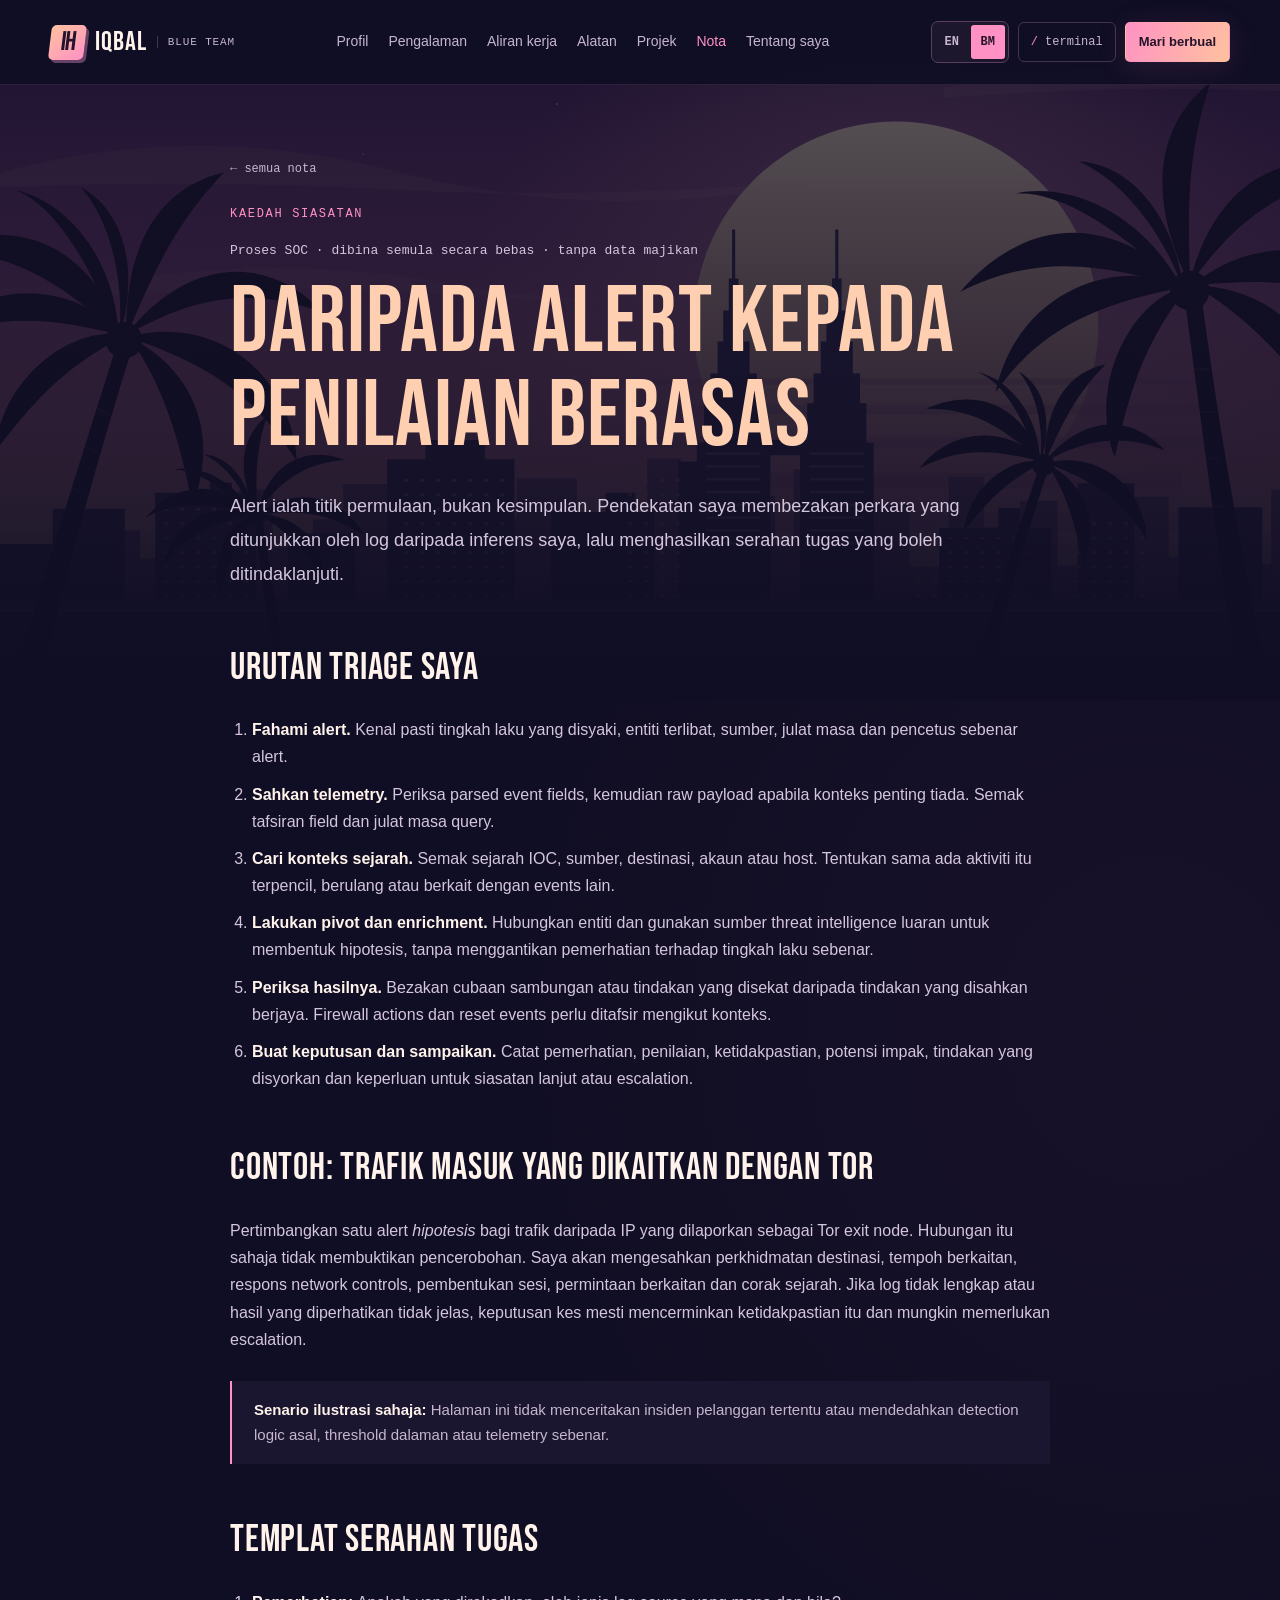
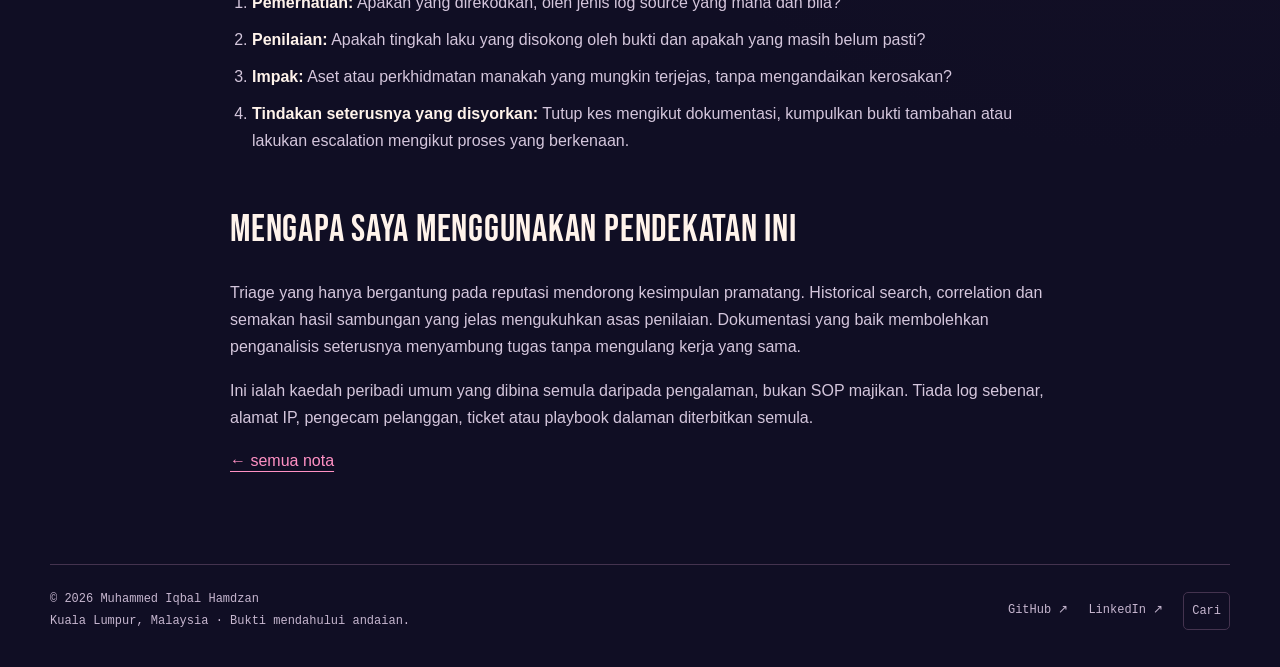
<file: ms/notes/alert-to-disposition.html>
<!doctype html>
<html lang="ms"><head>
<meta charset="utf-8">
<meta name="viewport" content="width=device-width, initial-scale=1">
<title>Daripada alert kepada penilaian berasas — nota</title>
<meta name="description" content="Kaedah siasatan SOC umum yang dibina semula secara bebas: konteks alert, penelusuran sejarah, hasil kawalan dan penilaian dengan bukti yang dilabel.">
<meta name="color-scheme" content="dark">
<meta name="theme-color" content="#100e24">
<link rel="canonical" href="https://iqbalhamdzan.xyz/ms/notes/alert-to-disposition.html">
<meta property="og:type" content="article">
<meta property="og:title" content="Daripada alert kepada penilaian berasas — nota">
<meta property="og:description" content="Kaedah siasatan SOC umum yang dibina semula secara bebas: konteks alert, penelusuran sejarah, hasil kawalan dan penilaian dengan bukti yang dilabel.">
<meta property="og:url" content="https://iqbalhamdzan.xyz/ms/notes/alert-to-disposition.html">
<link rel="icon" href="/assets/favicon.svg" type="image/svg+xml">
<link rel="preload" href="/assets/fonts/BebasNeue-Regular.ttf" as="font" type="font/ttf" crossorigin>
<link rel="stylesheet" href="/assets/style.css?v=2026112401">
<!-- Language alternatives -->
<link rel="alternate" hreflang="en" href="https://iqbalhamdzan.xyz/notes/alert-to-disposition.html">
<link rel="alternate" hreflang="ms" href="https://iqbalhamdzan.xyz/ms/notes/alert-to-disposition.html">
<link rel="alternate" hreflang="x-default" href="https://iqbalhamdzan.xyz/notes/alert-to-disposition.html">
<meta property="og:locale" content="ms_MY">
<meta property="og:locale:alternate" content="en_MY">
<script src="/assets/language.js?v=2026112401"></script>
<script src="/assets/translations.js?v=2026112401" defer></script>
<script src="/assets/site.js?v=2026112401" defer></script>
</head>
<body><div class="ambient" aria-hidden="true"></div><a class="skip" href="#main">Langkau ke kandungan</a>
<header class="site-header"><div class="container header-inner">
<a class="brand" href="/ms/" aria-label="Laman utama Iqbal SOC"><span class="brand-monogram" aria-hidden="true">IH</span> IQBAL<small>BLUE TEAM</small></a>
<nav class="desktop-nav" aria-label="Navigasi utama"><a href="/ms/#profile">Profil</a><a href="/ms/#experience">Pengalaman</a><a href="/ms/#workflow">Aliran kerja</a><a href="/ms/#toolkit">Alatan</a><a href="/ms/projects.html">Projek</a><a href="/ms/notes/" aria-current="page">Nota</a><a href="/ms/about.html">Tentang saya</a></nav>
<details class="mobile-menu"><summary>☰ Menu</summary><nav aria-label="Navigasi mudah alih"><a href="/ms/#profile">Profil</a><a href="/ms/#experience">Pengalaman</a><a href="/ms/#workflow">Aliran kerja</a><a href="/ms/#toolkit">Alatan</a><a href="/ms/projects.html">Projek</a><a href="/ms/notes/">Nota</a><a href="/ms/#credentials">Kelayakan</a><a href="/ms/about.html">Tentang saya</a><a href="/ms/#contact">Hubungi</a><button type="button" class="terminal-trigger" data-open-terminal aria-haspopup="dialog" hidden>/ terminal</button></nav></details>
<div class="header-actions"><nav class="language-switch" aria-label="Bahasa"><a href="/notes/alert-to-disposition.html" data-language="en" lang="en" hreflang="en" aria-label="English">EN</a><a href="/ms/notes/alert-to-disposition.html" data-language="ms" lang="ms" hreflang="ms" aria-label="Bahasa Melayu" aria-current="page">BM</a></nav><button class="terminal-trigger" data-open-terminal aria-haspopup="dialog" hidden><span>/</span> terminal</button><a class="button primary small" href="/ms/#contact">Mari berbual</a></div>
</div></header><div class="container"><main id="main" class="page-content"><a class="breadcrumb" href="/ms/notes/">← semua nota</a><div class="eyebrow">KAEDAH SIASATAN</div><p class="mono dim">Proses SOC · dibina semula secara bebas · tanpa data majikan</p><h1>Daripada alert kepada penilaian berasas</h1><p class="lede">Alert ialah titik permulaan, bukan kesimpulan. Pendekatan saya membezakan perkara yang ditunjukkan oleh log daripada inferens saya, lalu menghasilkan serahan tugas yang boleh ditindaklanjuti.</p>
<h2>Urutan triage saya</h2><ol>
<li><strong>Fahami alert.</strong> Kenal pasti tingkah laku yang disyaki, entiti terlibat, sumber, julat masa dan pencetus sebenar alert.</li>
<li><strong>Sahkan telemetry.</strong> Periksa parsed event fields, kemudian raw payload apabila konteks penting tiada. Semak tafsiran field dan julat masa query.</li>
<li><strong>Cari konteks sejarah.</strong> Semak sejarah IOC, sumber, destinasi, akaun atau host. Tentukan sama ada aktiviti itu terpencil, berulang atau berkait dengan events lain.</li>
<li><strong>Lakukan pivot dan enrichment.</strong> Hubungkan entiti dan gunakan sumber threat intelligence luaran untuk membentuk hipotesis, tanpa menggantikan pemerhatian terhadap tingkah laku sebenar.</li>
<li><strong>Periksa hasilnya.</strong> Bezakan cubaan sambungan atau tindakan yang disekat daripada tindakan yang disahkan berjaya. Firewall actions dan reset events perlu ditafsir mengikut konteks.</li>
<li><strong>Buat keputusan dan sampaikan.</strong> Catat pemerhatian, penilaian, ketidakpastian, potensi impak, tindakan yang disyorkan dan keperluan untuk siasatan lanjut atau escalation.</li></ol>
<h2>Contoh: trafik masuk yang dikaitkan dengan Tor</h2><p>Pertimbangkan satu alert <em>hipotesis</em> bagi trafik daripada IP yang dilaporkan sebagai Tor exit node. Hubungan itu sahaja tidak membuktikan pencerobohan. Saya akan mengesahkan perkhidmatan destinasi, tempoh berkaitan, respons network controls, pembentukan sesi, permintaan berkaitan dan corak sejarah. Jika log tidak lengkap atau hasil yang diperhatikan tidak jelas, keputusan kes mesti mencerminkan ketidakpastian itu dan mungkin memerlukan escalation.</p>
<div class="note"><p><strong>Senario ilustrasi sahaja:</strong> Halaman ini tidak menceritakan insiden pelanggan tertentu atau mendedahkan detection logic asal, threshold dalaman atau telemetry sebenar.</p></div>
<h2>Templat serahan tugas</h2><ol><li><strong>Pemerhatian:</strong> Apakah yang direkodkan, oleh jenis log source yang mana dan bila?</li><li><strong>Penilaian:</strong> Apakah tingkah laku yang disokong oleh bukti dan apakah yang masih belum pasti?</li><li><strong>Impak:</strong> Aset atau perkhidmatan manakah yang mungkin terjejas, tanpa mengandaikan kerosakan?</li><li><strong>Tindakan seterusnya yang disyorkan:</strong> Tutup kes mengikut dokumentasi, kumpulkan bukti tambahan atau lakukan escalation mengikut proses yang berkenaan.</li></ol>
<h2>Mengapa saya menggunakan pendekatan ini</h2><p>Triage yang hanya bergantung pada reputasi mendorong kesimpulan pramatang. Historical search, correlation dan semakan hasil sambungan yang jelas mengukuhkan asas penilaian. Dokumentasi yang baik membolehkan penganalisis seterusnya menyambung tugas tanpa mengulang kerja yang sama.</p><p class="dim">Ini ialah kaedah peribadi umum yang dibina semula daripada pengalaman, bukan SOP majikan. Tiada log sebenar, alamat IP, pengecam pelanggan, ticket atau playbook dalaman diterbitkan semula.</p><p class="dim"><a href="/ms/notes/">← semua nota</a></p></main><footer class="site-footer"><div>© <span data-year>2026</span> Muhammed Iqbal Hamdzan<br>Kuala Lumpur, Malaysia · Bukti mendahului andaian.</div><div class="footer-links"><a href="https://github.com/0xb4bal">GitHub ↗</a><a href="https://www.linkedin.com/in/iqbalhamdzan">LinkedIn ↗</a><button class="footer-button command-trigger" aria-haspopup="dialog" hidden>Cari</button></div></footer></div><dialog class="terminal" id="terminal" aria-labelledby="terminal-title">
<div class="dialog-bar"><span id="terminal-title"><span class="window-dots" aria-hidden="true"><i></i><i></i><i></i></span>visitor@iqbal-soc: ~</span><button class="dialog-close" data-close aria-label="Tutup terminal">ESC ×</button></div>
<div class="terminal-output" role="log" aria-label="Output terminal" aria-live="polite" tabindex="0"><p class="terminal-command">Selamat datang ke konsol penganalisis.</p><p class="terminal-response">Terokai portfolio melalui arahan. Taip help untuk bermula.</p></div>
<form class="terminal-form"><label for="terminal-input">visitor:~$</label><input id="terminal-input" name="command" aria-label="Arahan terminal" placeholder="help" autocomplete="off" autocapitalize="off" spellcheck="false" maxlength="120"><button type="submit">Jalankan ↵</button></form>
<div class="terminal-suggestions" aria-label="Cadangan arahan"><button type="button" data-command="whoami">whoami</button><button type="button" data-command="skills">skills</button><button type="button" data-command="workflow">workflow</button><button type="button" data-command="help">help</button></div><div class="terminal-caption">Navigasi portfolio sahaja · / untuk buka · ↑ ↓ sejarah arahan · Esc untuk tutup</div></dialog>
<dialog id="command-palette" class="palette" aria-label="Cari halaman"><div class="palette-top"><svg class="icon" viewBox="0 0 24 24" fill="none" stroke="currentColor" stroke-width="1.6" stroke-linecap="round" stroke-linejoin="round" aria-hidden="true"><circle cx="10.5" cy="10.5" r="6.5"/><path d="m16 16 5 5"/></svg><input type="search" aria-label="Cari halaman" placeholder="Cari halaman atau bahagian…" autocomplete="off"><button class="dialog-close" data-close aria-label="Tutup carian">ESC</button></div><div class="palette-results">
<a href="/ms/">Utama<small>Gambaran keseluruhan</small></a>
<a href="/ms/#profile">Profil penganalisis<small>Tentang saya</small></a>
<a href="/ms/#experience">Pengalaman<small>Kerjaya</small></a>
<a href="/ms/#workflow">Aliran kerja siasatan<small>Enam langkah</small></a>
<a href="/ms/#toolkit">Alatan<small>Kemahiran</small></a>
<a href="/ms/#credentials">Kelayakan<small>Pendidikan</small></a>
<a href="/ms/projects.html">Projek<small>SOC, makmal &amp; AI</small></a>
<a href="/ms/notes/">Detection notes<small>Buku nota</small></a>
<a href="/ms/notes/ioc-enrichment-workflow.html">IOC enrichment tanpa bergantung pada reputasi IP<small>Baca</small></a>
<a href="/ms/notes/alert-to-disposition.html">Daripada alert kepada penilaian berasas<small>Baca</small></a>
<a href="/ms/about.html">Latar belakang &amp; hubungan<small>Latar belakang</small></a>
<p class="palette-empty" hidden>Tiada halaman sepadan. Cuba “aliran kerja” atau “nota”.</p></div><div class="terminal-caption">↑ ↓ untuk navigasi · Enter untuk buka · Esc untuk tutup</div></dialog></body></html>
</file>
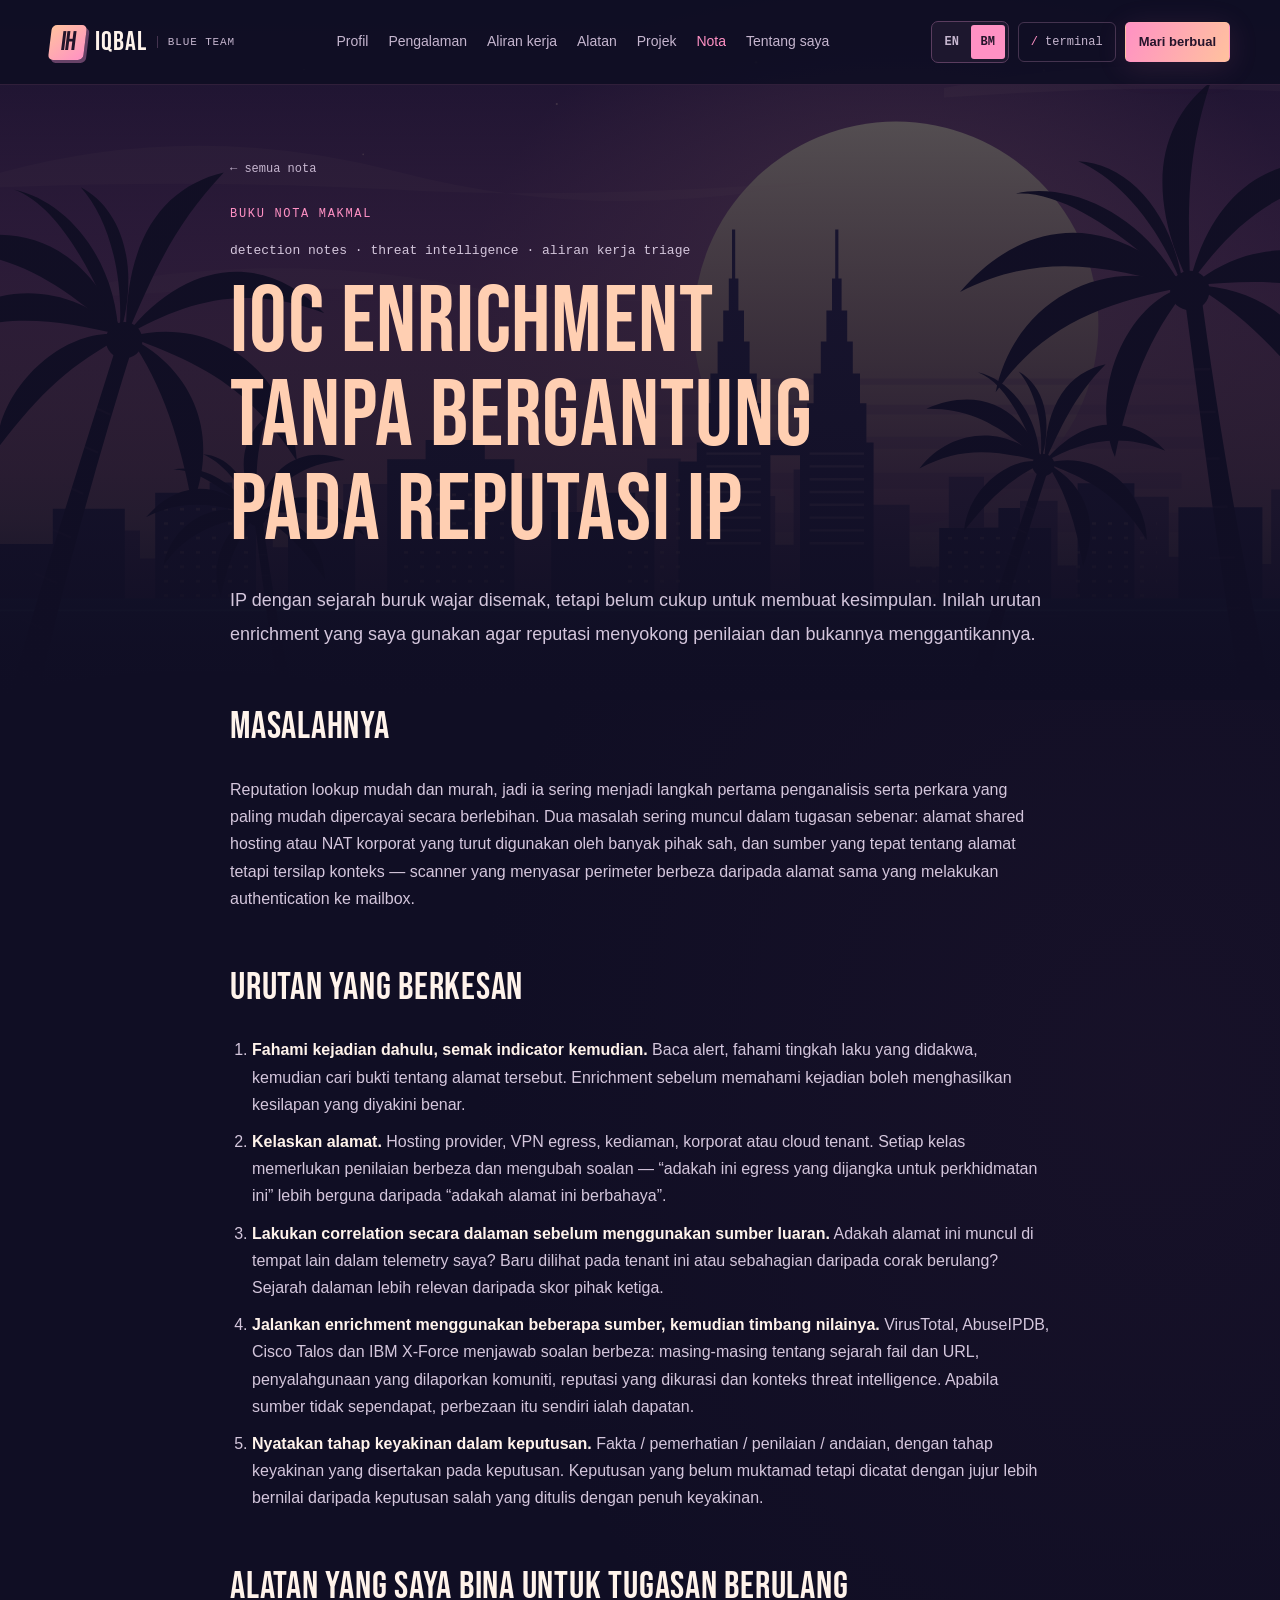
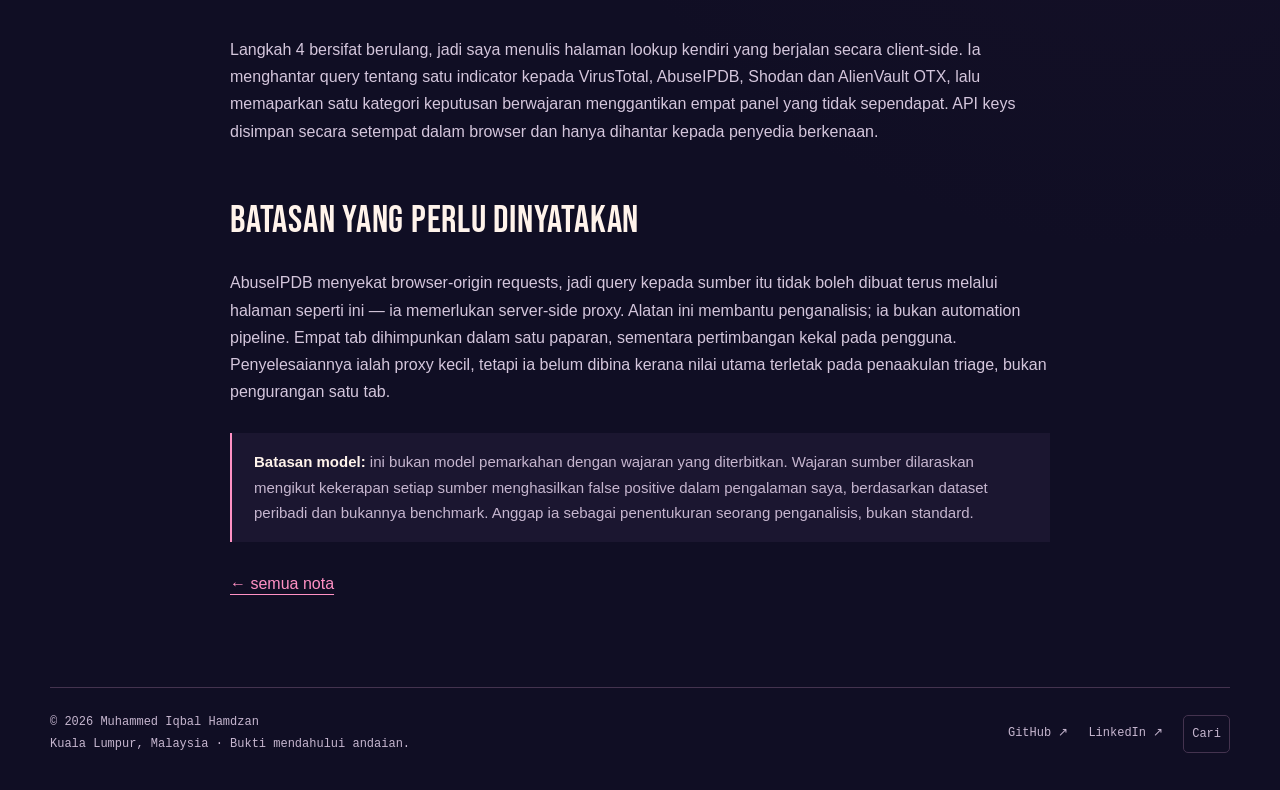
<file: ms/notes/ioc-enrichment-workflow.html>
<!doctype html>
<html lang="ms"><head>
<meta charset="utf-8">
<meta name="viewport" content="width=device-width, initial-scale=1">
<title>IOC enrichment tanpa bergantung pada reputasi IP — nota</title>
<meta name="description" content="Aliran kerja enrichment dan triage yang menggunakan reputasi sebagai sokongan penilaian, dengan batasan alatan yang dinyatakan secara jujur.">
<meta name="color-scheme" content="dark">
<meta name="theme-color" content="#100e24">
<link rel="canonical" href="https://iqbalhamdzan.xyz/ms/notes/ioc-enrichment-workflow.html">
<meta property="og:type" content="article">
<meta property="og:title" content="IOC enrichment tanpa bergantung pada reputasi IP — nota">
<meta property="og:description" content="Aliran kerja enrichment dan triage yang menggunakan reputasi sebagai sokongan penilaian, dengan batasan alatan yang dinyatakan secara jujur.">
<meta property="og:url" content="https://iqbalhamdzan.xyz/ms/notes/ioc-enrichment-workflow.html">
<link rel="icon" href="/assets/favicon.svg" type="image/svg+xml">
<link rel="preload" href="/assets/fonts/BebasNeue-Regular.ttf" as="font" type="font/ttf" crossorigin>
<link rel="stylesheet" href="/assets/style.css?v=2026112401">
<!-- Language alternatives -->
<link rel="alternate" hreflang="en" href="https://iqbalhamdzan.xyz/notes/ioc-enrichment-workflow.html">
<link rel="alternate" hreflang="ms" href="https://iqbalhamdzan.xyz/ms/notes/ioc-enrichment-workflow.html">
<link rel="alternate" hreflang="x-default" href="https://iqbalhamdzan.xyz/notes/ioc-enrichment-workflow.html">
<meta property="og:locale" content="ms_MY">
<meta property="og:locale:alternate" content="en_MY">
<script src="/assets/language.js?v=2026112401"></script>
<script src="/assets/translations.js?v=2026112401" defer></script>
<script src="/assets/site.js?v=2026112401" defer></script>
</head>
<body><div class="ambient" aria-hidden="true"></div><a class="skip" href="#main">Langkau ke kandungan</a>
<header class="site-header"><div class="container header-inner">
<a class="brand" href="/ms/" aria-label="Laman utama Iqbal SOC"><span class="brand-monogram" aria-hidden="true">IH</span> IQBAL<small>BLUE TEAM</small></a>
<nav class="desktop-nav" aria-label="Navigasi utama"><a href="/ms/#profile">Profil</a><a href="/ms/#experience">Pengalaman</a><a href="/ms/#workflow">Aliran kerja</a><a href="/ms/#toolkit">Alatan</a><a href="/ms/projects.html">Projek</a><a href="/ms/notes/" aria-current="page">Nota</a><a href="/ms/about.html">Tentang saya</a></nav>
<details class="mobile-menu"><summary>☰ Menu</summary><nav aria-label="Navigasi mudah alih"><a href="/ms/#profile">Profil</a><a href="/ms/#experience">Pengalaman</a><a href="/ms/#workflow">Aliran kerja</a><a href="/ms/#toolkit">Alatan</a><a href="/ms/projects.html">Projek</a><a href="/ms/notes/">Nota</a><a href="/ms/#credentials">Kelayakan</a><a href="/ms/about.html">Tentang saya</a><a href="/ms/#contact">Hubungi</a><button type="button" class="terminal-trigger" data-open-terminal aria-haspopup="dialog" hidden>/ terminal</button></nav></details>
<div class="header-actions"><nav class="language-switch" aria-label="Bahasa"><a href="/notes/ioc-enrichment-workflow.html" data-language="en" lang="en" hreflang="en" aria-label="English">EN</a><a href="/ms/notes/ioc-enrichment-workflow.html" data-language="ms" lang="ms" hreflang="ms" aria-label="Bahasa Melayu" aria-current="page">BM</a></nav><button class="terminal-trigger" data-open-terminal aria-haspopup="dialog" hidden><span>/</span> terminal</button><a class="button primary small" href="/ms/#contact">Mari berbual</a></div>
</div></header><div class="container"><main id="main" class="page-content"><a class="breadcrumb" href="/ms/notes/">← semua nota</a><div class="eyebrow">BUKU NOTA MAKMAL</div>
<p class="mono dim">detection notes · threat intelligence · aliran kerja triage</p>
<h1>IOC enrichment tanpa bergantung pada reputasi IP</h1>
<p class="lede">IP dengan sejarah buruk wajar disemak, tetapi belum cukup untuk membuat kesimpulan. Inilah urutan enrichment yang saya gunakan agar reputasi menyokong penilaian dan bukannya menggantikannya.</p>

<h2>Masalahnya</h2>
<p>Reputation lookup mudah dan murah, jadi ia sering menjadi langkah pertama penganalisis serta perkara yang paling mudah dipercayai secara berlebihan. Dua masalah sering muncul dalam tugasan sebenar: alamat shared hosting atau NAT korporat yang turut digunakan oleh banyak pihak sah, dan sumber yang tepat tentang alamat tetapi tersilap konteks — scanner yang menyasar perimeter berbeza daripada alamat sama yang melakukan authentication ke mailbox.</p>

<h2>Urutan yang berkesan</h2>
<ol>
  <li><strong>Fahami kejadian dahulu, semak indicator kemudian.</strong> Baca alert, fahami tingkah laku yang didakwa, kemudian cari bukti tentang alamat tersebut. Enrichment sebelum memahami kejadian boleh menghasilkan kesilapan yang diyakini benar.</li>
  <li><strong>Kelaskan alamat.</strong> Hosting provider, VPN egress, kediaman, korporat atau cloud tenant. Setiap kelas memerlukan penilaian berbeza dan mengubah soalan — “adakah ini egress yang dijangka untuk perkhidmatan ini” lebih berguna daripada “adakah alamat ini berbahaya”.</li>
  <li><strong>Lakukan correlation secara dalaman sebelum menggunakan sumber luaran.</strong> Adakah alamat ini muncul di tempat lain dalam telemetry saya? Baru dilihat pada tenant ini atau sebahagian daripada corak berulang? Sejarah dalaman lebih relevan daripada skor pihak ketiga.</li>
  <li><strong>Jalankan enrichment menggunakan beberapa sumber, kemudian timbang nilainya.</strong> VirusTotal, AbuseIPDB, Cisco Talos dan IBM X-Force menjawab soalan berbeza: masing-masing tentang sejarah fail dan URL, penyalahgunaan yang dilaporkan komuniti, reputasi yang dikurasi dan konteks threat intelligence. Apabila sumber tidak sependapat, perbezaan itu sendiri ialah dapatan.</li>
  <li><strong>Nyatakan tahap keyakinan dalam keputusan.</strong> Fakta / pemerhatian / penilaian / andaian, dengan tahap keyakinan yang disertakan pada keputusan. Keputusan yang belum muktamad tetapi dicatat dengan jujur lebih bernilai daripada keputusan salah yang ditulis dengan penuh keyakinan.</li>
</ol>

<h2>Alatan yang saya bina untuk tugasan berulang</h2>
<p>Langkah 4 bersifat berulang, jadi saya menulis halaman lookup kendiri yang berjalan secara client-side. Ia menghantar query tentang satu indicator kepada VirusTotal, AbuseIPDB, Shodan dan AlienVault OTX, lalu memaparkan satu kategori keputusan berwajaran menggantikan empat panel yang tidak sependapat. API keys disimpan secara setempat dalam browser dan hanya dihantar kepada penyedia berkenaan.</p>

<h2>Batasan yang perlu dinyatakan</h2>
<p>AbuseIPDB menyekat browser-origin requests, jadi query kepada sumber itu tidak boleh dibuat terus melalui halaman seperti ini — ia memerlukan server-side proxy. Alatan ini membantu penganalisis; ia bukan automation pipeline. Empat tab dihimpunkan dalam satu paparan, sementara pertimbangan kekal pada pengguna. Penyelesaiannya ialah proxy kecil, tetapi ia belum dibina kerana nilai utama terletak pada penaakulan triage, bukan pengurangan satu tab.</p>

<div class="note"><p><strong>Batasan model:</strong> ini bukan model pemarkahan dengan wajaran yang diterbitkan. Wajaran sumber dilaraskan mengikut kekerapan setiap sumber menghasilkan false positive dalam pengalaman saya, berdasarkan dataset peribadi dan bukannya benchmark. Anggap ia sebagai penentukuran seorang penganalisis, bukan standard.</p></div>

<p class="dim"><a href="/ms/notes/">← semua nota</a></p>

</main><footer class="site-footer"><div>© <span data-year>2026</span> Muhammed Iqbal Hamdzan<br>Kuala Lumpur, Malaysia · Bukti mendahului andaian.</div><div class="footer-links"><a href="https://github.com/0xb4bal">GitHub ↗</a><a href="https://www.linkedin.com/in/iqbalhamdzan">LinkedIn ↗</a><button class="footer-button command-trigger" aria-haspopup="dialog" hidden>Cari</button></div></footer></div><dialog class="terminal" id="terminal" aria-labelledby="terminal-title">
<div class="dialog-bar"><span id="terminal-title"><span class="window-dots" aria-hidden="true"><i></i><i></i><i></i></span>visitor@iqbal-soc: ~</span><button class="dialog-close" data-close aria-label="Tutup terminal">ESC ×</button></div>
<div class="terminal-output" role="log" aria-label="Output terminal" aria-live="polite" tabindex="0"><p class="terminal-command">Selamat datang ke konsol penganalisis.</p><p class="terminal-response">Terokai portfolio melalui arahan. Taip help untuk bermula.</p></div>
<form class="terminal-form"><label for="terminal-input">visitor:~$</label><input id="terminal-input" name="command" aria-label="Arahan terminal" placeholder="help" autocomplete="off" autocapitalize="off" spellcheck="false" maxlength="120"><button type="submit">Jalankan ↵</button></form>
<div class="terminal-suggestions" aria-label="Cadangan arahan"><button type="button" data-command="whoami">whoami</button><button type="button" data-command="skills">skills</button><button type="button" data-command="workflow">workflow</button><button type="button" data-command="help">help</button></div><div class="terminal-caption">Navigasi portfolio sahaja · / untuk buka · ↑ ↓ sejarah arahan · Esc untuk tutup</div></dialog>
<dialog id="command-palette" class="palette" aria-label="Cari halaman"><div class="palette-top"><svg class="icon" viewBox="0 0 24 24" fill="none" stroke="currentColor" stroke-width="1.6" stroke-linecap="round" stroke-linejoin="round" aria-hidden="true"><circle cx="10.5" cy="10.5" r="6.5"/><path d="m16 16 5 5"/></svg><input type="search" aria-label="Cari halaman" placeholder="Cari halaman atau bahagian…" autocomplete="off"><button class="dialog-close" data-close aria-label="Tutup carian">ESC</button></div><div class="palette-results">
<a href="/ms/">Utama<small>Gambaran keseluruhan</small></a>
<a href="/ms/#profile">Profil penganalisis<small>Tentang saya</small></a>
<a href="/ms/#experience">Pengalaman<small>Kerjaya</small></a>
<a href="/ms/#workflow">Aliran kerja siasatan<small>Enam langkah</small></a>
<a href="/ms/#toolkit">Alatan<small>Kemahiran</small></a>
<a href="/ms/#credentials">Kelayakan<small>Pendidikan</small></a>
<a href="/ms/projects.html">Projek<small>SOC, makmal &amp; AI</small></a>
<a href="/ms/notes/">Detection notes<small>Buku nota</small></a>
<a href="/ms/notes/ioc-enrichment-workflow.html">IOC enrichment tanpa bergantung pada reputasi IP<small>Baca</small></a>
<a href="/ms/notes/alert-to-disposition.html">Daripada alert kepada penilaian berasas<small>Baca</small></a>
<a href="/ms/about.html">Latar belakang &amp; hubungan<small>Latar belakang</small></a>
<p class="palette-empty" hidden>Tiada halaman sepadan. Cuba “aliran kerja” atau “nota”.</p></div><div class="terminal-caption">↑ ↓ untuk navigasi · Enter untuk buka · Esc untuk tutup</div></dialog></body></html>
</file>
<file: assets/style.css>
/* Iqbal Hamdzan — SOC portfolio. Local assets; progressive enhancement. */
@font-face {
  font-family: "Bebas Neue";
  src: url("/assets/fonts/BebasNeue-Regular.ttf") format("truetype");
  font-style: normal;
  font-weight: 400;
  font-display: swap;
}
:root {
  color-scheme: dark;
  --bg: #100e24;
  --panel: #1b1630;
  --panel-raised: #28203f;
  --line: #44334f;
  --text: #fff3eb;
  --muted: #c6b6cf;
  --cyan: #ff91c4;
  --blue: #b5a0ff;
  --green: #82e7d4;
  --mono: Consolas, "Liberation Mono", monospace;
  --sans: "Segoe UI", Arial, sans-serif;
  --display: "Bebas Neue", Impact, "Arial Narrow", sans-serif;
  --pink: #ff91c4;
  --peach: #ffc29e;
  --aqua: #82e7d4;
}
* { box-sizing: border-box; }
html { scroll-behavior: smooth; scroll-padding-top: 100px; }
body { margin: 0; color: var(--text); background: var(--bg); font: 16px/1.7 var(--sans); -webkit-font-smoothing: antialiased; }
body:has(dialog[open]) { overflow: hidden; }
::selection { background: var(--cyan); color: var(--bg); }
a { color: inherit; text-decoration: none; text-underline-offset: 5px; }
a:hover { color: var(--cyan); }
button, input { font: inherit; }
button { cursor: pointer; }
button, a { -webkit-tap-highlight-color: transparent; }
button { color: inherit; }
a:focus-visible, button:focus-visible, input:focus-visible, summary:focus-visible, [tabindex]:focus-visible {
  outline: 2px solid var(--cyan); outline-offset: 5px;
}
button:disabled { cursor: default; }
[hidden] { display: none !important; }
.icon { width: 20px; height: 20px; flex: 0 0 auto; vertical-align: middle; }
.container { width: min(1180px, calc(100% - 96px)); margin-inline: auto; position: relative; }
.ambient { position: absolute; inset: 0 0 auto; height: 1100px; z-index: -1; overflow: hidden; pointer-events: none;
  background: radial-gradient(ellipse at 85% 28%, #1a4f7d36, transparent 44%), radial-gradient(ellipse at 0 40%, #0d78701a, transparent 40%); }
.skip { position: fixed; left: 16px; top: -80px; background: var(--cyan); color: var(--bg); padding: 10px 18px; z-index: 100; }
.skip:focus { top: 12px; }
.site-header { position: sticky; top: 0; z-index: 20; border-bottom: 1px solid #95bad013; background: #100e24ed; }
.header-inner { min-height: 78px; display: flex; align-items: center; justify-content: space-between; gap: 24px; }
.brand { display: flex; gap: 10px; align-items: center; font: 700 16px var(--mono); letter-spacing: -.04em; white-space: nowrap; }
.brand small { max-width: 170px; font-size: 9px; letter-spacing: .12em; color: var(--muted); border-left: 1px solid var(--line); padding-left: 10px; }
.desktop-nav { display: flex; align-items: center; gap: 21px; }
.desktop-nav a { font-size: 12px; color: var(--muted); }
.desktop-nav a:hover, .desktop-nav a[aria-current] { color: var(--cyan); }
.header-actions { display: flex; flex-shrink: 0; gap: 9px; align-items: center; }
.language-switch { display: inline-flex; flex: 0 0 auto; gap: 2px; padding: 3px; border: 1px solid var(--line); border-radius: 6px; background: #1b1630; }
.language-switch a { display: grid; place-items: center; min-width: 34px; min-height: 30px; padding: 4px 7px; border-radius: 3px; font: 600 11px var(--mono); color: var(--muted); }
.language-switch a[aria-current="page"] { background: #ff91c41c; color: var(--cyan); box-shadow: inset 0 0 0 1px #ff91c433; }
.language-switch a:hover { color: var(--text); background: #372647; }
.button { display: inline-flex; align-items: center; justify-content: center; gap: 14px; min-height: 46px; padding: 11px 21px; border: 1px solid var(--line); background: #251c39; border-radius: 7px; font-size: 13px; font-weight: 600; transition: transform .2s, border-color .2s, background .2s; }
.button:hover { transform: translateY(-2px); border-color: #ff91c480; color: var(--text); background: #362345; }
.button.primary { color: #231227; background: linear-gradient(115deg, var(--cyan), #ffc29e); border-color: transparent; box-shadow: 0 0 28px #ff91c415; }
.button.primary:hover { box-shadow: 0 0 28px #ff91c430; }
.button.small { min-height: 36px; padding: 7px 13px; font-size: 11px; }
.terminal-trigger { font: 11px var(--mono); color: var(--muted); min-height: 36px; padding: 7px 12px; background: transparent; border: 1px solid var(--line); border-radius: 6px; }
.terminal-trigger span { color: var(--cyan); }
.mobile-menu { display: none; }
.section-kicker, .eyebrow { color: var(--cyan); font: 11px/1.8 var(--mono); text-transform: uppercase; letter-spacing: .14em; }
.section-kicker { display: flex; align-items: center; gap: 16px; margin: 0 0 16px; }
.section-kicker:after { content: ""; width: 42px; height: 1px; background: var(--cyan); opacity: .5; }
.hero { display: grid; grid-template-columns: minmax(0, 1.5fr) minmax(0, 1fr); align-items: center; gap: 65px; padding: 68px 0 64px; min-height: 680px; }
.status-line { display: inline-flex; gap: 9px; align-items: center; border: 1px solid #63455e; background: #251a38c0; border-radius: 30px; padding: 6px 12px; font-size: 11px; color: var(--muted); margin: 0 0 28px; }
.status-line strong { color: var(--text); font-weight: 600; }
.status-dot { width: 6px; height: 6px; border-radius: 50%; background: var(--green); box-shadow: 0 0 10px #82e7d450; flex: 0 0 auto; }
.hero .eyebrow { font-size: 10px; margin: 0 0 12px; }
.hero h1 { font-family: "Arial Black", var(--sans); font-weight: 900; font-size: clamp(64px, 7.8vw, 108px); letter-spacing: -.075em; line-height: .99; margin: 0 0 24px; }
.hero h1 span { display: block; }
.gradient-text { background: linear-gradient(100deg, var(--cyan) 5%, #ffc29e 90%); color: var(--cyan); background-clip: text; -webkit-text-fill-color: transparent; }
.role-line { font: 600 17px/1.5 var(--mono); color: #f9d9e8; margin: 24px 0 16px; }
.role-line span { color: var(--cyan); padding-right: 10px; }
.role-line:after { content: ""; display: inline-block; width: 7px; height: 18px; background: var(--cyan); margin-left: 5px; vertical-align: -2px; animation: cursor 1.5s steps(1) infinite; }
@keyframes cursor { 50% { opacity: 0; } }
.hero-description { font-size: 16px; color: var(--muted); max-width: 540px; margin-bottom: 24px; line-height: 1.9; }
.hero-description strong { color: var(--text); font-weight: 600; }
.hero-actions { display: flex; flex-wrap: wrap; gap: 12px; }
.hero-footnote { margin: 22px 0 0; color: #c6b6cf; font: 10px/1.6 var(--mono); display: flex; gap: 9px; align-items: center; }
.hero-footnote .icon { width: 13px; height: 13px; color: var(--cyan); }
.identity-card { position: relative; padding: 23px; background: linear-gradient(145deg, #1b2936c9, #0d141e 65%); border: 1px solid #3d526450; border-radius: 18px; box-shadow: 0 25px 80px #0005, 0 0 70px #307aca0a; }
.identity-card:before { content: ""; position: absolute; width: 90px; height: 2px; background: var(--cyan); top: -1px; left: 24px; box-shadow: 0 0 18px #ff91c480; }
.card-label { display: flex; justify-content: space-between; gap: 10px; color: var(--muted); font: 9px/1.6 var(--mono); letter-spacing: .13em; }
.card-label span:last-child { color: var(--cyan); }
.identity-art { position: relative; margin: 20px 0 14px; background: radial-gradient(circle, #0f3952aa, #0a111b00 68%); border: 1px solid #34516850; border-radius: 8px; overflow: hidden; aspect-ratio: 1.35; }
.identity-art:before, .identity-art:after { content: ""; position: absolute; width: 25px; height: 25px; border-color: var(--cyan); border-style: solid; z-index: 2; }
.identity-art:before { top: 0; left: 0; border-width: 1px 0 0 1px; }
.identity-art:after { right: 0; bottom: 0; border-width: 0 1px 1px 0; }
.identity-name { font-size: 22px; font-weight: 750; letter-spacing: -.04em; margin: 10px 0 0; text-align: center; }
.identity-role { font: 9px/1.7 var(--mono); letter-spacing: .13em; color: var(--cyan); text-align: center; margin: 4px 0 20px; }
.identity-meta { display: grid; grid-template-columns: repeat(3,1fr); gap: 7px; }
.identity-meta div { border: 1px solid var(--line); background: #080e1770; border-radius: 7px; padding: 10px 4px; text-align: center; }
.identity-meta span { display: block; font: 8px var(--mono); color: var(--muted); letter-spacing: .09em; margin-bottom: 5px; }
.identity-meta strong { font: 600 11px var(--mono); }
.identity-link { display: flex; justify-content: space-between; align-items: center; border-top: 1px solid var(--line); padding-top: 15px; margin-top: 18px; font: 11px var(--mono); color: var(--muted); }
.identity-link .icon { width: 16px; color: var(--cyan); }
.stats-strip { display: grid; grid-template-columns: repeat(4, 1fr); gap: 20px; border-block: 1px solid var(--line); padding: 24px 0 26px; }
.stat { padding-left: 23px; border-left: 1px solid var(--line); }
.stat:first-child { padding-left: 0; border: 0; }
.stat strong { display: block; font-size: 34px; line-height: 1.25; font-weight: 800; letter-spacing: -.05em; }
.stat strong small { font-size: 20px; color: var(--cyan); }
.stat span { font: 10px/1.5 var(--mono); color: var(--muted); }
.domain-strip { padding: 24px 0; display: flex; gap: 22px; flex-wrap: wrap; color: #d2bfd6; font: 10px/1.8 var(--mono); text-transform: uppercase; letter-spacing: .06em; }
.domain-strip span:not(:first-child):before { content: "◇"; color: var(--cyan); margin-right: 22px; }
.section { padding: 85px 0; border-bottom: 1px solid var(--line); scroll-margin-top: 20px; }
.section-heading { display: flex; gap: 24px; justify-content: space-between; align-items: flex-end; margin-bottom: 30px; }
.section h2, .contact h2 { font-size: clamp(36px, 4.2vw, 56px); line-height: 1.12; letter-spacing: -.055em; font-weight: 800; margin: 0; }
.section-intro { color: var(--muted); font-size: 15px; margin: 16px 0 0; max-width: 600px; }
.text-link { color: var(--cyan); font: 11px/1.7 var(--mono); display: inline-flex; align-items: center; gap: 12px; }
.profile-layout { display: grid; grid-template-columns: 1fr 1fr; gap: 48px; align-items: start; }
.profile-copy p { margin: 0 0 20px; color: var(--muted); font-size: 16px; }
.profile-copy strong { color: var(--text); font-weight: 600; }
.principle { border-left: 2px solid var(--cyan); background: linear-gradient(90deg,#ff91c40c,transparent); margin: 28px 0 0; padding: 14px 20px; }
.principle p { color: var(--text); margin: 0 0 5px; font-size: 16px; }
.principle cite { color: var(--muted); font: normal 10px var(--mono); }
.expertise-grid { display: grid; grid-template-columns: 1fr 1fr; gap: 12px; }
.expertise { background: var(--panel); border: 1px solid var(--line); border-radius: 10px; padding: 20px; }
.expertise > .icon { color: var(--cyan); width: 25px; height: 25px; margin-bottom: 14px; }
.expertise h3 { font-size: 15px; margin: 0 0 6px; font-weight: 700; }
.expertise p { margin: 0; color: var(--muted); font-size: 12px; line-height: 1.8; }
.timeline { display: grid; gap: 16px; }
.timeline-item { display: grid; grid-template-columns: 170px 1fr; gap: 26px; }
.timeline-date { font: 11px/1.7 var(--mono); color: var(--muted); padding-top: 22px; }
.timeline-date span { display: block; color: var(--cyan); font-size: 10px; margin-bottom: 5px; }
.timeline-card { position: relative; background: var(--panel); border: 1px solid var(--line); border-radius: 10px; padding: 23px 26px; }
.timeline-card:before { content: ""; position: absolute; width: 5px; height: 5px; border-radius: 50%; background: var(--cyan); top: 29px; left: -16px; box-shadow: 0 0 10px #ff91c450; }
.timeline-card h3 { font-size: 21px; letter-spacing: -.03em; margin: 0 0 3px; }
.timeline-card .company { font: 11px var(--mono); color: var(--cyan); margin: 0 0 12px; }
.timeline-card p { color: var(--muted); font-size: 13px; margin: 8px 0 0; }
.timeline-card details { margin-top: 13px; }
.timeline-card summary { color: var(--muted); font: 11px/1.8 var(--mono); cursor: pointer; width: fit-content; }
.timeline-card details[open] summary { color: var(--cyan); }
.tag-row { display: flex; flex-wrap: wrap; gap: 7px; }
.tag { display: inline-block; font: 10px/1.6 var(--mono); border: 1px solid #5e4260; color: #e3cbe4; background: #241b35; padding: 4px 9px; border-radius: 4px; }
.timeline-card .tag-row { margin-top: 15px; }
.now-tag { float: right; font: 9px var(--mono); color: var(--green); letter-spacing: .08em; padding: 6px 8px; border: 1px solid #82e7d430; border-radius: 20px; }
.workflow-tabs { display: grid; grid-template-columns: repeat(6,1fr); gap: 12px; margin: 35px 0 20px; position: relative; }
.workflow-tabs:before { content: ""; height: 1px; background: var(--line); position: absolute; top: 31px; inset-inline: 8%; z-index: -1; }
.workflow-tab { border: 0; background: transparent; text-align: center; padding: 0 5px; color: var(--muted); font: 11px/1.6 var(--mono); }
.workflow-tab .icon { display: block; width: 62px; height: 62px; background: #241b35; border: 1px solid var(--line); border-radius: 14px; padding: 18px; margin: 0 auto 12px; transition: background .2s, color .2s, box-shadow .2s; }
.workflow-tab:hover { color: var(--text); }
.workflow-tab[aria-selected=true] { color: var(--cyan); }
.workflow-tab[aria-selected=true] .icon { color: #231227; border-color: var(--cyan); background: var(--cyan); box-shadow: 0 0 30px #ff91c428; }
.workflow-panel { display: grid; grid-template-columns: 130px 1fr; gap: 28px; min-height: 248px; padding: 32px; background: linear-gradient(120deg,#3d244c,#1b1630 70%); border: 1px solid #644366; border-radius: 14px; align-items: center; }
.workflow-number { font-size: 100px; font-weight: 900; line-height: 1; letter-spacing: -.08em; }
.workflow-panel h3 { font-size: 27px; font-weight: 750; letter-spacing: -.035em; margin: 0 0 10px; }
.workflow-panel p { font-size: 14px; color: var(--muted); margin: 0 0 14px; max-width: 730px; }
.workflow-panel .outcome { color: #f2dbec; font: 11px/1.8 var(--mono); }
.workflow-panel .outcome:before { content: "↳ "; color: var(--cyan); }
.workflow-foot { margin-top: 16px; color: var(--muted); font-size: 11px; }
.nojs-workflow { margin: 28px 0; color: var(--muted); }
.nojs-workflow li { margin-bottom: 14px; }
.nojs-workflow strong { color: var(--text); }
.toolkit-grid { display: grid; grid-template-columns: repeat(3,1fr); gap: 16px; }
.tool-card { border: 1px solid var(--line); border-radius: 11px; padding: 24px; background: var(--panel); }
.tool-card .tool-label { display: flex; align-items: center; gap: 10px; margin-bottom: 20px; }
.tool-label .icon { color: var(--cyan); }
.tool-label h3 { font: 600 11px/1.7 var(--mono); color: #f6e4f2; letter-spacing: .06em; margin: 0; }
.tool-card .tag-row { gap: 9px; }
.tool-card .tag { padding: 5px 9px; }
.learning-row { display: flex; gap: 24px; align-items: center; justify-content: space-between; margin-top: 16px; border: 1px dashed #71506f; padding: 18px 24px; border-radius: 10px; background: #251b3866; }
.learning-row p { color: var(--muted); font-size: 12px; margin: 0; }
.learning-row strong { color: var(--cyan); font: 10px var(--mono); display: block; margin-bottom: 5px; }
.project-grid { display: grid; grid-template-columns: repeat(2,1fr); gap: 18px; }
.project-card { display: flex; flex-direction: column; background: linear-gradient(140deg, #33213e, #1b1630 60%); border: 1px solid var(--line); border-radius: 12px; padding: 27px; min-width: 0; transition: border-color .2s, transform .2s; }
.project-card:hover { border-color: #dd8bb8; transform: translateY(-3px); }
.project-top { display: flex; justify-content: space-between; align-items: center; gap: 12px; margin-bottom: 24px; }
.project-icon { padding: 10px; display: grid; place-items: center; border: 1px solid #754d74; border-radius: 10px; color: var(--cyan); background: #3c254b; }
.project-category { font: 8px var(--mono); letter-spacing: .1em; color: var(--muted); }
.project-card h3 { font-size: 24px; font-weight: 700; letter-spacing: -.04em; margin: 0 0 10px; }
.project-card p { color: var(--muted); font-size: 13px; line-height: 1.85; margin: 0 0 20px; }
.project-card .tag-row { margin-top: auto; }
.project-bottom { display: flex; align-items: center; justify-content: space-between; flex-wrap: wrap; gap: 12px; border-top: 1px solid var(--line); padding-top: 17px; margin-top: 22px; }
.project-bottom span { color: #c6b6cf; font: 9px var(--mono); }
.project-bottom a { color: var(--cyan); font: 11px var(--mono); }
.filters { display: flex; flex-wrap: wrap; gap: 8px; margin-bottom: 22px; }
.filter-button { border: 1px solid var(--line); border-radius: 30px; background: #1b1630; color: var(--muted); padding: 8px 15px; font: 11px var(--mono); }
.filter-button[aria-pressed=true] { background: #4f294d; color: var(--cyan); border-color: #e78ab8; }
.result-count { font: 10px var(--mono); color: var(--muted); margin: 16px 0 0; }
.credentials-grid { display: grid; grid-template-columns: .85fr 1.15fr; gap: 20px; }
.cert-card { display: flex; gap: 22px; align-items: center; padding: 28px; border: 1px solid #785677; border-radius: 12px; background: linear-gradient(135deg,#42284e,#20182f); }
.cert-symbol { width: 80px; height: 90px; flex-shrink: 0; display: grid; place-items: center; background: #342342; border: 1px solid #e190bc; border-radius: 16px 16px 35px 35px; color: var(--cyan); }
.cert-symbol .icon { width: 38px; height: 38px; }
.cert-card h3 { font-size: 33px; font-weight: 800; margin: 3px 0; letter-spacing: -.04em; }
.cert-card p { color: var(--muted); margin: 0; font-size: 12px; }
.cert-card .eyebrow { font-size: 8px; }
.education { border: 1px solid var(--line); border-radius: 12px; padding: 24px 28px; background: var(--panel); }
.education h3 { font: 10px var(--mono); color: var(--cyan); margin: 0 0 16px; }
.education p { margin: 12px 0; font-size: 13px; }
.education p span { display: block; color: var(--muted); font: 10px/1.8 var(--mono); }
.note-list { border-top: 1px solid var(--line); }
.note-row { display: grid; grid-template-columns: 85px 1fr 24px; align-items: center; gap: 24px; border-bottom: 1px solid var(--line); padding: 28px 0; }
.note-row:hover { background: #ff91c403; }
.note-index { font: 10px var(--mono); color: var(--cyan); }
.note-row h3 { margin: 0 0 7px; font-size: 22px; line-height: 1.3; letter-spacing: -.035em; }
.note-row p { margin: 0; color: var(--muted); font: 10px/1.7 var(--mono); }
.note-row > .icon { color: var(--cyan); }
.publication-note { color: var(--muted); font: 10px/1.8 var(--mono); margin: 20px 0 0; }
.contact { position: relative; padding: 70px 48px; margin: 70px 0; background: radial-gradient(ellipse at 90% 40%,#8f386f50,transparent 65%), #221a35; border: 1px solid #654369; border-radius: 18px; overflow: hidden; }
.contact:before { content: "+"; position: absolute; font: 260px/1 var(--mono); right: -35px; top: 30px; color: #ff91c408; }
.contact .eyebrow { margin: 0 0 20px; }
.contact h2 { max-width: 700px; font-size: clamp(40px,5vw,64px); }
.contact p { color: var(--muted); max-width: 550px; font-size: 14px; margin: 20px 0 26px; }
.contact-actions { display: flex; flex-wrap: wrap; gap: 10px; }
.contact .contact-email { display: inline-block; margin-top: 22px; color: var(--muted); font: 11px var(--mono); overflow-wrap: anywhere; }
.copy-status { font: 11px var(--mono); color: var(--cyan); min-height: 18px; margin: 12px 0 0; }
.site-footer { display: flex; justify-content: space-between; align-items: center; gap: 24px; padding: 24px 0 35px; border-top: 1px solid var(--line); font: 10px/1.8 var(--mono); color: var(--muted); }
.footer-links { display: flex; gap: 20px; align-items: center; }
.footer-button { padding: 5px 8px; color: var(--muted); border: 1px solid var(--line); background: transparent; border-radius: 5px; font: 10px var(--mono); }
.page-content { max-width: 820px; margin: 68px auto 90px; min-height: 55vh; }
.page-content.wide { max-width: 100%; }
.breadcrumb { display: inline-flex; align-items: center; gap: 8px; color: var(--muted); font: 10px var(--mono); margin-bottom: 28px; }
.page-content > h1 { font-size: clamp(40px,5vw,68px); line-height: 1.1; font-weight: 800; letter-spacing: -.055em; margin: 14px 0 25px; }
.page-content > h2 { margin: 44px 0 16px; font-size: 27px; letter-spacing: -.035em; }
.page-content > p, .page-content li { color: #d4c6dc; }
.page-content .lede { font-size: 18px; line-height: 1.9; }
.page-content > p a, .page-content li a, .page-content td a { color: var(--cyan); text-decoration: underline; }
.page-content li { margin-bottom: 10px; }
.page-content strong { color: var(--text); }
.page-content ol, .page-content ul { padding-left: 22px; }
.page-content .note { border-left: 2px solid var(--cyan); background: var(--panel); padding: 16px 22px; margin: 28px 0; font-size: 13px; color: var(--muted); }
.note p { margin: 0; }
.page-content table { border-collapse: collapse; width: 100%; font-size: 14px; }
.page-content th, .page-content td { text-align: left; padding: 16px 12px; border-bottom: 1px solid var(--line); vertical-align: top; }
.page-content th { font: 10px var(--mono); text-transform: uppercase; color: var(--muted); }
.page-content .project-grid { margin: 24px 0; }
.dim { color: var(--muted); }
.mono { font: 11px/1.8 var(--mono); }
dialog { color: var(--text); background: #1b142b; border: 1px solid #806080; border-radius: 14px; box-shadow: 0 30px 140px #000c; padding: 0; }
dialog::backdrop { background: #0d091ad4; backdrop-filter: blur(8px); }
.terminal { width: min(740px, calc(100% - 32px)); }
.dialog-bar { display: flex; align-items: center; justify-content: space-between; gap: 18px; background: #30203d; padding: 14px 19px; border-bottom: 1px solid var(--line); font: 10px var(--mono); color: var(--muted); }
.window-dots { display: inline-flex; gap: 6px; margin-right: 14px; }
.window-dots i { width: 7px; height: 7px; background: #ad75b0; border-radius: 50%; }
.window-dots i:first-child { background: var(--cyan); }
.dialog-close { border: 1px solid #6c496a; border-radius: 4px; padding: 5px 7px; background: transparent; color: #e4cae4; font: 9px var(--mono); }
.terminal-output { height: 290px; overflow-y: auto; padding: 22px; font: 12px/1.9 var(--mono); overflow-wrap: anywhere; }
.terminal-output p { white-space: pre-wrap; margin: 0 0 10px; }
.terminal-output .terminal-command { color: var(--cyan); }
.terminal-output .terminal-response { color: #dfcfe6; }
.terminal-form { display: flex; align-items: center; gap: 10px; padding: 15px 22px; border-top: 1px solid var(--line); font: 12px var(--mono); }
.terminal-form label { color: var(--cyan); white-space: nowrap; }
.terminal-form input { min-width: 0; flex: 1; border: 0; outline: none; background: transparent; color: var(--text); font: 12px var(--mono); }
.terminal-form button { background: transparent; color: var(--cyan); border: 1px solid var(--line); border-radius: 4px; padding: 5px 9px; font: 10px var(--mono); }
.terminal-suggestions { padding: 0 22px 16px; display: flex; gap: 8px; flex-wrap: wrap; }
.terminal-suggestions button { border: 1px solid var(--line); background: #2f203d; border-radius: 4px; padding: 5px 9px; color: var(--muted); font: 10px var(--mono); }
.terminal-caption { font: 9px/1.8 var(--mono); padding: 12px 22px; color: var(--muted); border-top: 1px solid var(--line); }
.palette { width: min(600px, calc(100% - 32px)); }
.palette-top { display: flex; align-items: center; gap: 12px; padding: 17px; border-bottom: 1px solid var(--line); }
.palette input { background: transparent; border: 0; color: var(--text); width: 100%; min-width: 0; padding: 7px; font-size: 15px; }
.palette-results { max-height: 58vh; overflow-y: auto; padding: 10px; }
.palette-results a { display: flex; justify-content: space-between; gap: 20px; padding: 13px 12px; font-size: 13px; border-radius: 5px; }
.palette-results a:hover, .palette-results a:focus { background: #40294f; color: var(--cyan); }
.palette-results small { color: var(--muted); font: 9px/1.7 var(--mono); }
.palette-empty { color: var(--muted); font-size: 13px; padding: 14px; }
@media (max-width: 1120px) {
  .container { width: calc(100% - 64px); }
  .desktop-nav { gap: 14px; }
  .desktop-nav a { font-size: 11px; }
  .brand small { display: none; }
  .header-inner { gap: 18px; }
  .hero { gap: 36px; }
  .hero h1 { font-size: 8.1vw; }
  .identity-card { padding: 19px; }
  .profile-layout { gap: 30px; }
}
@media (max-width: 900px) {
  .hero { grid-template-columns: 1.2fr 1fr; gap: 28px; padding-top: 48px; min-height: 600px; }
  .hero h1 { font-size: 7.9vw; }
  .hero-description { font-size: 14px; }
  .identity-name { font-size: 19px; }
  .identity-role { font-size: 8px; }
  .profile-layout { grid-template-columns: 1fr; }
  .expertise-grid { grid-template-columns: repeat(4,1fr); }
  .expertise { padding: 16px; }
  .toolkit-grid { grid-template-columns: 1fr 1fr; }
  .tool-card:last-child { grid-column: 1 / -1; }
  .credentials-grid { grid-template-columns: 1fr 1fr; }
  .cert-card { padding: 22px; gap: 15px; }
  .cert-symbol { width: 55px; height: 70px; }
}
@media (max-width: 1200px) {
  .desktop-nav { display: none; }
  .mobile-menu { display: block; margin-left: auto; }
  .mobile-menu summary { list-style: none; font: 11px var(--mono); cursor: pointer; border: 1px solid var(--line); padding: 8px 13px; border-radius: 5px; color: var(--muted); }
  .mobile-menu summary::-webkit-details-marker { display: none; }
  .mobile-menu nav { position: absolute; right: 0; top: 70px; width: min(260px, 100%); max-height: calc(100dvh - 90px); overflow-y: auto; padding: 12px; background: #251a36; border: 1px solid #7e537b; border-radius: 9px; box-shadow: 0 15px 50px #0007; }
  .mobile-menu nav a, .mobile-menu nav button { display: block; width: 100%; padding: 10px 12px; font-size: 13px; text-align: left; }
  .mobile-menu nav button { border: 0; }
}
@media (max-width: 680px) {
  .container { width: calc(100% - 36px); }
  .header-inner { min-height: 68px; gap: 9px; }
  .brand { font-size: 14px; gap: 5px; }
  .header-actions { gap: 6px; }
  .header-actions .button { display: none; }
  .header-actions .terminal-trigger { display: none; }
  .language-switch a { min-height: 32px; }
  .terminal-trigger { font-size: 10px; min-height: 33px; padding: 6px 9px; }
  .mobile-menu summary { padding: 7px 9px; font-size: 10px; }
  .hero { grid-template-columns: minmax(0, 1fr); padding: 36px 0 35px; gap: 34px; min-height: auto; }
  .status-line { font-size: 10px; margin-bottom: 27px; flex-wrap: wrap; max-width: 100%; }
  .hero .eyebrow { font-size: 9px; }
  .hero h1 { font-size: clamp(47px, 15.3vw, 82px); letter-spacing: -.07em; }
  .role-line { font-size: 14px; margin-top: 20px; }
  .hero-description { font-size: 14px; max-width: none; line-height: 1.85; }
  .hero-footnote { font-size: 9px; flex-wrap: wrap; }
  html[lang="ms"] .stats-strip .stat strong { font-size: 28px; }
  .identity-card { width: min(100%, 400px); justify-self: center; padding: 22px; }
  .identity-name { font-size: 24px; }
  .identity-art { aspect-ratio: 1.65; }
  .identity-role { font-size: 9px; }
  .stats-strip { grid-template-columns: 1fr 1fr; row-gap: 24px; padding: 24px 0; }
  .stat { padding-left: 18px; }
  .stat:nth-child(3) { padding-left: 0; border: 0; }
  .stat strong { font-size: 30px; }
  .stat span { font-size: 9px; }
  .domain-strip { gap: 10px 18px; padding: 20px 0; font-size: 9px; }
  .domain-strip span:not(:first-child):before { margin-right: 10px; }
  .section { padding: 52px 0; }
  .section-kicker { font-size: 10px; margin-bottom: 12px; }
  .section h2 { font-size: 37px; }
  .section-heading { display: block; margin-bottom: 26px; }
  .section-heading > .text-link { margin-top: 18px; }
  .section-intro { font-size: 13px; }
  .profile-copy p { font-size: 14px; }
  .expertise-grid { grid-template-columns: 1fr 1fr; }
  .expertise h3 { font-size: 14px; }
  .expertise p { font-size: 11px; }
  .timeline-item { grid-template-columns: 1fr; gap: 9px; }
  .timeline-date { display: flex; gap: 12px; padding: 10px 0 0; }
  .timeline-card { padding: 21px; }
  .timeline-card:before { display: none; }
  .timeline-card h3 { font-size: 20px; }
  .workflow-tabs { gap: 6px; margin-top: 26px; }
  .workflow-tab { font-size: 8px; padding: 0; }
  .workflow-tab .icon { width: 44px; height: 44px; padding: 12px; border-radius: 10px; margin-bottom: 8px; }
  .workflow-tabs:before { top: 22px; }
  .workflow-panel { grid-template-columns: 1fr; gap: 10px; padding: 24px; min-height: 340px; }
  .workflow-number { font-size: 50px; }
  .workflow-panel h3 { font-size: 24px; }
  .workflow-panel p { font-size: 13px; }
  .toolkit-grid, .credentials-grid, .project-grid { grid-template-columns: 1fr; }
  .tool-card:last-child { grid-column: auto; }
  .tool-card { padding: 22px; }
  .learning-row { display: block; padding: 20px; }
  .learning-row .tag-row { margin-top: 14px; }
  .project-card { padding: 23px; }
  .project-card h3 { font-size: 23px; }
  .project-category { font-size: 8px; }
  .cert-card { padding: 25px; }
  .cert-symbol { width: 72px; height: 86px; }
  .note-row { grid-template-columns: 1fr 20px; gap: 10px; padding: 24px 0; }
  .note-index { grid-column: 1 / -1; }
  .note-row h3 { font-size: 21px; }
  .note-row p { font-size: 9px; }
  .contact { padding: 36px 24px; margin: 42px 0; border-radius: 12px; }
  .contact h2 { font-size: 38px; }
  .contact .eyebrow { font-size: 9px; }
  .contact p { font-size: 13px; }
  .contact-actions { gap: 8px; }
  .contact-actions .button { padding-inline: 14px; font-size: 11px; }
  .site-footer { flex-direction: column; align-items: flex-start; gap: 16px; font-size: 9px; }
  .footer-links { gap: 15px; flex-wrap: wrap; }
  .page-content { margin: 40px auto 60px; }
  .page-content > h1 { font-size: 42px; overflow-wrap: anywhere; }
  .page-content .lede { font-size: 16px; }
  .page-content th, .page-content td { padding: 12px 6px; font-size: 12px; }
  .terminal-output { height: 260px; font-size: 11px; padding: 18px; }
  .terminal-form { padding: 15px; gap: 7px; font-size: 10px; }
  .terminal-form input { font-size: 11px; }
  .terminal-form label { font-size: 10px; }
  .dialog-bar { padding: 12px 15px; font-size: 9px; }
  .palette-results a { font-size: 12px; }
  .palette-results small { display: none; }
}
@media (prefers-reduced-motion: reduce) {
  html { scroll-behavior: auto; }
  *, *:before, *:after { animation: none !important; transition: none !important; }
}

@media (max-width: 360px) {
  .workflow-tabs { gap: 4px; }
  .workflow-tab { font-size: 7px; }
  .workflow-tab .icon { width: 36px; height: 36px; padding: 9px; }
  .workflow-tabs:before { top: 18px; }
  .identity-card { padding: 18px; }
  .identity-meta strong { font-size: 9px; }
  .hero .eyebrow { letter-spacing: .08em; }
}

/* Sunset city: original artwork, warm neon and a condensed display face. */
body { position: relative; isolation: isolate; background: radial-gradient(ellipse at 90% 45%, #41244325, transparent 42%), var(--bg); }
.ambient { height: 700px; background: linear-gradient(180deg,#100e24a8,#100e24 100%), url("/assets/sunset-skyline.svg") center top / cover no-repeat; }
.home .ambient { height: 1100px; background: linear-gradient(180deg,transparent 48%,#100e24 90%), linear-gradient(90deg,#100e24f5 8%,#100e24a6 42%,#100e2420 100%), url("/assets/sunset-skyline.svg") center top / cover no-repeat; }
.site-header { background: #100e24ed; border-color: #ff91c422; }
.header-inner { min-height: 84px; }
.brand { font-family: var(--display); font-size: 27px; font-weight: 400; letter-spacing: .035em; gap: 10px; }
.brand-monogram { display: grid; place-items: center; width: 35px; height: 35px; background: linear-gradient(140deg,var(--peach),var(--pink)); color: #24142b; border-radius: 5px; font: 27px/.9 var(--display); letter-spacing: -.04em; transform: skew(-7deg); box-shadow: 3px 3px 0 #674267; }
.brand small { font: 11px var(--mono); letter-spacing: .08em; }
.desktop-nav { gap: 20px; }
.desktop-nav a { font-size: 14px; }
.language-switch { background: #1d172e; border-color: #5b3d5f; border-radius: 7px; }
.language-switch a { min-height: 34px; font-size: 12px; }
.language-switch a[aria-current="page"] { background: var(--pink); color: #24142b; box-shadow: none; }
.language-switch a:hover { background: #51304e; color: var(--text); }
.language-switch a[aria-current="page"]:hover { background: var(--peach); color: #24142b; }
.button { min-height: 50px; font-size: 15px; border-radius: 5px; padding: 12px 22px; border-color: #79516f; background: #22192fe6; }
.button.primary { background: linear-gradient(115deg,var(--pink),var(--peach)); color: #24142b; box-shadow: 0 5px 30px #ee75af20; }
.button.primary:hover { box-shadow: 0 8px 34px #ee75af40; color: #24142b; }
.button.small { font-size: 13px; min-height: 40px; }
.terminal-trigger { min-height: 40px; font-size: 12px; }
.hero { min-height: 760px; grid-template-columns: minmax(0,1.45fr) minmax(0,1fr); padding: 64px 0 72px; gap: 64px; }
.hero-copy { position: relative; z-index: 1; }
.status-line { font-size: 12px; padding: 7px 13px; color: #e0c9dd; background: #24182ecc; border-color: #ffb0cd45; margin-bottom: 25px; }
.hero .eyebrow { color: var(--peach); font-size: 11px; letter-spacing: .12em; margin-bottom: 20px; }
.hero h1 { font-family: var(--display); font-size: clamp(100px,11.8vw,164px); font-weight: 400; line-height: .87; letter-spacing: -.015em; margin: 0 0 30px; transform: skewY(-3deg); transform-origin: left center; }
.hero h1 span:first-child { color: #fff0e5; text-shadow: 3px 4px 0 #673b63; }
.hero h1 .gradient-text { background-image: linear-gradient(110deg,#ffcd9c 5%,#ff8bbd 55%,#caa8f5); filter: drop-shadow(3px 4px 0 #55213f); padding-block: 3px; }
.gradient-text { background-image: linear-gradient(105deg,var(--peach),var(--pink) 68%,#c6adff); }
.role-line { font-size: 16px; color: var(--aqua); margin: 22px 0 18px; }
.role-line span { color: var(--aqua); }
.role-line:after { background: var(--aqua); }
.hero-description { color: #ddccdf; font-size: 16px; max-width: 570px; line-height: 1.8; }
.hero-footnote { font-size: 11px; color: #dac0d7; }
.identity-card { justify-self: end; width: 100%; max-width: 418px; padding: 18px; background: linear-gradient(160deg,#5c365e,#271c39 55%); border: 1px solid #edaccc99; border-radius: 10px; transform: rotate(3deg); box-shadow: 15px 24px 0 #100e2450, 0 24px 70px #0007; }
.identity-card:before { top: -2px; left: 24px; width: 100px; background: var(--aqua); box-shadow: 0 0 25px #82e7d460; }
.card-label { font-size: 10px; color: #ead0e6; letter-spacing: .06em; }
.card-label span:last-child { color: var(--aqua); }
.identity-art { display: grid; place-items: center; aspect-ratio: 1.04; margin: 16px 0 22px; background: linear-gradient(180deg,#25123b00 45%,#201329aa),url("/assets/sunset-skyline.svg") 70% 45% / auto 100% no-repeat; border: 1px solid #d3a0b870; border-radius: 3px; }
.identity-art:before { width: 34px; height: 34px; border-color: #fff1db; border-width: 2px 0 0 2px; top: 10px; left: 10px; }
.identity-art:after { width: 34px; height: 34px; border-color: #fff1db; border-width: 0 2px 2px 0; right: 10px; bottom: 10px; }
.identity-scene-label { position: absolute; bottom: 18px; font: 10px var(--mono); letter-spacing: .25em; color: #fff1e3; }
.identity-art.portrait-art { aspect-ratio: 1092 / 1441; }
.identity-portrait { position: absolute; inset: 0; z-index: 1; display: block; width: 100%; height: 100%; object-fit: cover; object-position: center top; }
.portrait-art .identity-scene-label { z-index: 3; bottom: 13px; padding: 5px 9px; background: #1b142bd9; border: 1px solid #eab2cc4d; border-radius: 3px; }
.identity-name { font: 34px/1.08 var(--display); letter-spacing: .015em; margin: 0 0 8px; }
.identity-role { color: var(--pink); font-size: 10px; margin: 5px 0 18px; letter-spacing: .06em; }
.identity-meta div { background: #140f2480; border-radius: 4px; padding-block: 12px; }
.identity-meta span { font-size: 9px; }
.identity-meta strong { font-size: 11px; }
.identity-link { font-size: 12px; color: #dfcbe4; }
.stats-strip { border-color: #775070; padding-block: 30px; background: #100e24a8; }
.stat strong { font-family: var(--display); font-weight: 400; font-size: 44px; letter-spacing: .015em; }
.stat strong small { font-family: var(--sans); font-size: 19px; }
.stat span { font-size: 11px; color: #d5bfd7; }
.domain-strip { padding-block: 27px; font-size: 12px; gap: 18px 25px; color: #e0bdd8; }
.domain-strip span:not(:first-child):before { color: var(--aqua); margin-right: 25px; }
.section { padding-block: 86px; border-color: #55394f; }
.section-kicker, .eyebrow { color: var(--pink); font-size: 12px; }
.section-kicker:after { background: linear-gradient(90deg,var(--pink),var(--aqua)); width: 65px; }
.section h2, .contact h2 { font-family: var(--display); font-weight: 400; font-size: clamp(46px,5.6vw,72px); letter-spacing: .005em; line-height: 1; text-wrap: balance; }
.section-intro { font-size: 16px; }
.text-link { font-size: 14px; }
.profile-copy p { font-size: 16px; }
.principle { border-color: var(--aqua); background: linear-gradient(90deg,#82e7d40c,transparent); }
.principle cite { font-size: 12px; }
.expertise { border-radius: 6px; background: linear-gradient(145deg,#37243f,#1c172e); padding: 24px; border-top-color: #a05d89; }
.expertise > .icon { color: var(--aqua); }
.expertise h3 { font-size: 17px; }
.expertise p { font-size: 15px; line-height: 1.75; }
.timeline-date { font-size: 13px; }
.timeline-date span { font-size: 12px; }
.timeline-card { border-radius: 6px; border-left: 2px solid #de87b4; background: linear-gradient(110deg,#2d1e39,#1a152b); }
.timeline-card:before { background: var(--aqua); box-shadow: 0 0 14px #82e7d440; }
.timeline-card h3 { font-family: var(--display); font-weight: 400; font-size: 32px; letter-spacing: .02em; }
.timeline-card .company { color: var(--aqua); font-size: 13px; }
.timeline-card p { font-size: 16px; }
.timeline-card summary { font-size: 13px; }
.now-tag { font-size: 10px; color: var(--aqua); }
.tag { font-size: 12px; border-radius: 3px; }
.workflow-tab { font-size: 14px; }
.workflow-tab .icon { border-radius: 8px; background: #291e39; }
.workflow-tab[aria-selected=true] .icon { background: linear-gradient(135deg,var(--pink),var(--peach)); border-color: var(--peach); box-shadow: 0 0 36px #ff91c425; }
.workflow-panel { background: radial-gradient(ellipse at 0 50%,#65305666,transparent 70%),#20172f; border-radius: 8px; border-color: #8c557e; }
.workflow-number { font-family: var(--display); font-weight: 400; letter-spacing: 0; }
.workflow-panel h3 { font-family: var(--display); font-weight: 400; font-size: 37px; letter-spacing: .02em; }
.workflow-panel p { font-size: 16px; }
.workflow-panel .outcome { font-size: 13px; color: #e3d2e9; }
.workflow-foot { font-size: 13px; }
.tool-card { border-radius: 6px; background: linear-gradient(145deg,#2d203a,#1b162e); }
.tool-label .icon { color: var(--aqua); }
.tool-label h3 { font-size: 13px; }
.learning-row { border-color: #94638a; }
.learning-row p { font-size: 16px; }
.learning-row strong { font-size: 12px; }
.project-card { border-radius: 6px; border-top: 2px solid #d883b3; background: linear-gradient(135deg,#3d2746,#1d172f 65%); padding: 30px; }
.project-card:nth-child(even) { border-top-color: #85c7d1; }
.project-card:hover { transform: translateY(-5px); box-shadow: 0 16px 40px #0003; }
.project-icon { color: var(--aqua); border-radius: 5px; border-color: #8d5b80; }
.project-category { font-size: 11px; line-height: 1.6; text-align: right; max-width: 65%; }
.project-card h3 { font-family: var(--display); font-weight: 400; font-size: 36px; letter-spacing: .015em; }
.project-card p { font-size: 16px; line-height: 1.8; }
.project-bottom span { font-size: 12px; }
.project-bottom a { font-size: 13px; }
.filter-button { font-size: 14px; min-height: 44px; }
.filter-button[aria-pressed=true] { background: var(--pink); color: #25142d; border-color: var(--pink); }
.result-count { font-size: 13px; }
.cert-card,.education { border-radius: 6px; }
.cert-card h3 { font-family: var(--display); font-weight: 400; font-size: 48px; letter-spacing: .02em; }
.cert-card p,.education p { font-size: 16px; }
.cert-card .eyebrow,.education h3,.education p span { font-size: 12px; }
.cert-symbol { color: var(--aqua); border-color: #8acdc6; background: #24333d; }
.note-index { font-size: 12px; }
.note-row { grid-template-columns: 100px 1fr 24px; }
.note-row h3 { font-size: 24px; letter-spacing: -.02em; }
.note-row p { font-size: 12px; }
.note-row:hover { background: #ff91c407; }
.publication-note { font-size: 12px; }
.contact { border-radius: 8px; padding: 70px 48px; background: linear-gradient(90deg,#30203dee,#30203ddd 55%,#30203d66),url("/assets/sunset-skyline.svg") right 48% / cover; border-color: #c480a7; }
.contact:before { content: ""; width: 64px; height: 4px; background: var(--aqua); left: 48px; top: 0; }
.contact h2 { font-size: clamp(54px,6.5vw,86px); }
.contact > p { font-size: 16px; max-width: 570px; }
.contact .eyebrow { font-size: 12px; color: var(--peach); }
.contact-actions { position: relative; z-index: 1; }
.contact-email,.copy-status { font-size: 13px; }
.site-footer { font-size: 12px; }
.footer-button { font-size: 12px; min-height: 38px; }
.page-content > h1 { font-family: var(--display); font-weight: 400; font-size: clamp(54px,7.5vw,94px); line-height: 1; letter-spacing: .01em; text-wrap: balance; color: #ffcfb2; }
.page-content > h2 { font-family: var(--display); font-weight: 400; font-size: 38px; letter-spacing: .02em; }
.page-content .note { font-size: 15px; }
.breadcrumb { font-size: 12px; }
.page-content th { font-size: 12px; }
.mono { font-size: 13px; }
dialog { border-color: #bb80ac; border-radius: 8px; }
.dialog-bar { font-size: 12px; }
.dialog-close { font-size: 11px; min-height: 32px; }
.terminal-output { font-size: 14px; }
.terminal-form,.terminal-form input { font-size: 14px; }
.terminal-form button,.terminal-suggestions button { font-size: 12px; min-height: 36px; }
.terminal-caption { font-size: 11px; }
.palette-results a { font-size: 16px; }
.palette-results small { font-size: 12px; }
.palette-empty { font-size: 15px; }
@media (max-width: 1200px) {
  .hero { gap: 42px; }
  .hero h1 { font-size: 12vw; }
  .identity-name { font-size: 31px; }
  .mobile-menu summary { font-size: 13px; min-height: 40px; }
  .mobile-menu nav { background: #241a34; border-color: #9c638f; width: min(290px,100%); }
  .mobile-menu nav a,.mobile-menu nav button { font-size: 16px; }
}
@media (min-width: 681px) and (max-width: 900px) {
  .hero { grid-template-columns: minmax(0,1.2fr) minmax(0,1fr); gap: 28px; }
  .hero h1 { font-size: 11.5vw; }
  .hero .eyebrow { font-size: 10px; }
  .identity-card { padding: 13px; transform: rotate(2deg); }
  .identity-name { font-size: 27px; }
  .identity-meta { gap: 4px; }
  .identity-meta strong { font-size: 9px; }
  .card-label { font-size: 9px; }
  .stats-strip { grid-template-columns: repeat(2,1fr); }
  .stat:nth-child(3) { padding-left: 0; border: 0; }
  .profile-layout { grid-template-columns: 1fr; }
  .expertise-grid { grid-template-columns: repeat(2,1fr); }
  .footer-links { flex-wrap: wrap; justify-content: flex-end; }
}
@media (max-width: 680px) {
  .container { width: calc(100% - 40px); }
  .header-inner { min-height: 72px; gap: 8px; }
  .brand { font-size: 24px; gap: 8px; }
  .brand-monogram { width: 28px; height: 29px; font-size: 24px; }
  .language-switch a { min-width: 32px; min-height: 32px; font-size: 11px; }
  .mobile-menu summary { font-size: 12px; padding-inline: 9px; }
  .home .ambient { height: 1350px; background: linear-gradient(180deg,#100e2480,#100e24d1 46%,#100e24 92%),url("/assets/sunset-skyline.svg") 64% 0 / auto 900px no-repeat; }
  .hero { display: grid; grid-template-columns: minmax(0,1fr); padding: 42px 0 48px; gap: 44px; min-height: 0; }
  .status-line { font-size: 11px; gap: 6px; padding: 6px 10px; margin-bottom: 26px; }
  .hero .eyebrow { font-size: 10px; letter-spacing: .06em; margin-bottom: 18px; }
  .hero h1 { font-size: clamp(72px,22.5vw,140px); letter-spacing: -.015em; margin-bottom: 26px; }
  .role-line { font-size: 14px; margin: 21px 0 16px; }
  .hero-description { font-size: 16px; line-height: 1.8; }
  .button { font-size: 14px; padding: 11px 16px; gap: 9px; }
  .hero-actions { gap: 10px; }
  .hero-footnote { font-size: 10px; gap: 6px; line-height: 1.8; }
  .identity-card { justify-self: center; width: calc(100% - 14px); max-width: 390px; transform: rotate(2deg); padding: 18px; }
  .identity-art { aspect-ratio: 1.3; margin-bottom: 20px; }
  .identity-name { font-size: 33px; }
  .identity-role { font-size: 10px; }
  .identity-meta strong { font-size: 10px; }
  .stats-strip { row-gap: 26px; }
  .stat strong,html[lang="ms"] .stats-strip .stat strong { font-size: 37px; }
  .stat strong small { font-size: 17px; }
  .stat span { font-size: 10px; }
  .domain-strip { display: grid; grid-template-columns: 1fr 1fr; gap: 14px; font-size: 10px; }
  .domain-strip span:not(:first-child):before { content: none; }
  .domain-strip span { border-left: 2px solid var(--aqua); padding-left: 10px; }
  .section { padding-block: 58px; }
  .section h2 { font-size: 47px; }
  .section-intro,.profile-copy p { font-size: 16px; }
  .section-kicker { font-size: 11px; }
  .expertise-grid { gap: 12px; }
  .expertise { padding: 18px; }
  .expertise h3 { font-size: 16px; }
  .expertise p { font-size: 14px; }
  .timeline-card { padding: 22px; }
  .timeline-card h3 { font-size: 29px; }
  .timeline-date { font-size: 12px; }
  .workflow-tabs { grid-template-columns: repeat(3,1fr); gap: 20px 10px; }
  .workflow-tabs:before { display: none; }
  .workflow-tab { font-size: 13px; }
  .workflow-tab .icon { width: 48px; height: 48px; padding: 12px; margin-bottom: 8px; }
  .workflow-panel { padding: 24px; min-height: 0; gap: 16px; }
  .workflow-panel h3 { font-size: 34px; }
  .workflow-panel p { font-size: 16px; }
  .workflow-panel .outcome { font-size: 12px; }
  .workflow-number { font-size: 65px; }
  .project-card { padding: 24px; }
  .project-card h3 { font-size: 33px; }
  .project-category { font-size: 10px; }
  .note-row { grid-template-columns: 1fr 20px; }
  .note-row h3 { font-size: 23px; }
  .note-row p { font-size: 11px; }
  .contact { padding: 36px 24px; margin-block: 42px; }
  .contact:before { left: 24px; }
  .contact h2 { font-size: 54px; }
  .contact-actions .button { font-size: 14px; }
  .site-footer { font-size: 11px; }
  .footer-links { gap: 14px; }
  .page-content > h1 { font-size: 58px; overflow-wrap: break-word; }
  .page-content > h2 { font-size: 34px; }
  .page-content td,.page-content th { font-size: 13px; }
  .dialog-bar { font-size: 10px; }
  .terminal-output { font-size: 13px; }
  .terminal-form { flex-wrap: wrap; font-size: 12px; padding: 14px; }
  .terminal-form label { font-size: 11px; }
  .terminal-form input { font-size: 14px; }
  .terminal-form button { font-size: 11px; padding-inline: 7px; }
  .palette-results a { font-size: 15px; }
}
@media (max-width: 360px) {
  .container { width: calc(100% - 32px); }
  .brand { gap: 6px; font-size: 21px; }
  .brand-monogram { width: 25px; }
  .header-inner { gap: 6px; }
  .language-switch { padding: 2px; }
  .language-switch a { min-width: 29px; padding-inline: 5px; }
  .mobile-menu summary { font-size: 11px; padding-inline: 7px; }
  .expertise-grid { grid-template-columns: 1fr; }
  .identity-card { padding: 14px; }
  .card-label { font-size: 9px; }
  .identity-name { font-size: 28px; }
  .identity-role { font-size: 9px; }
  .identity-meta strong { font-size: 9px; }
  .role-line { font-size: 12px; }
  .terminal-form label { width: 100%; }
}
</file>
